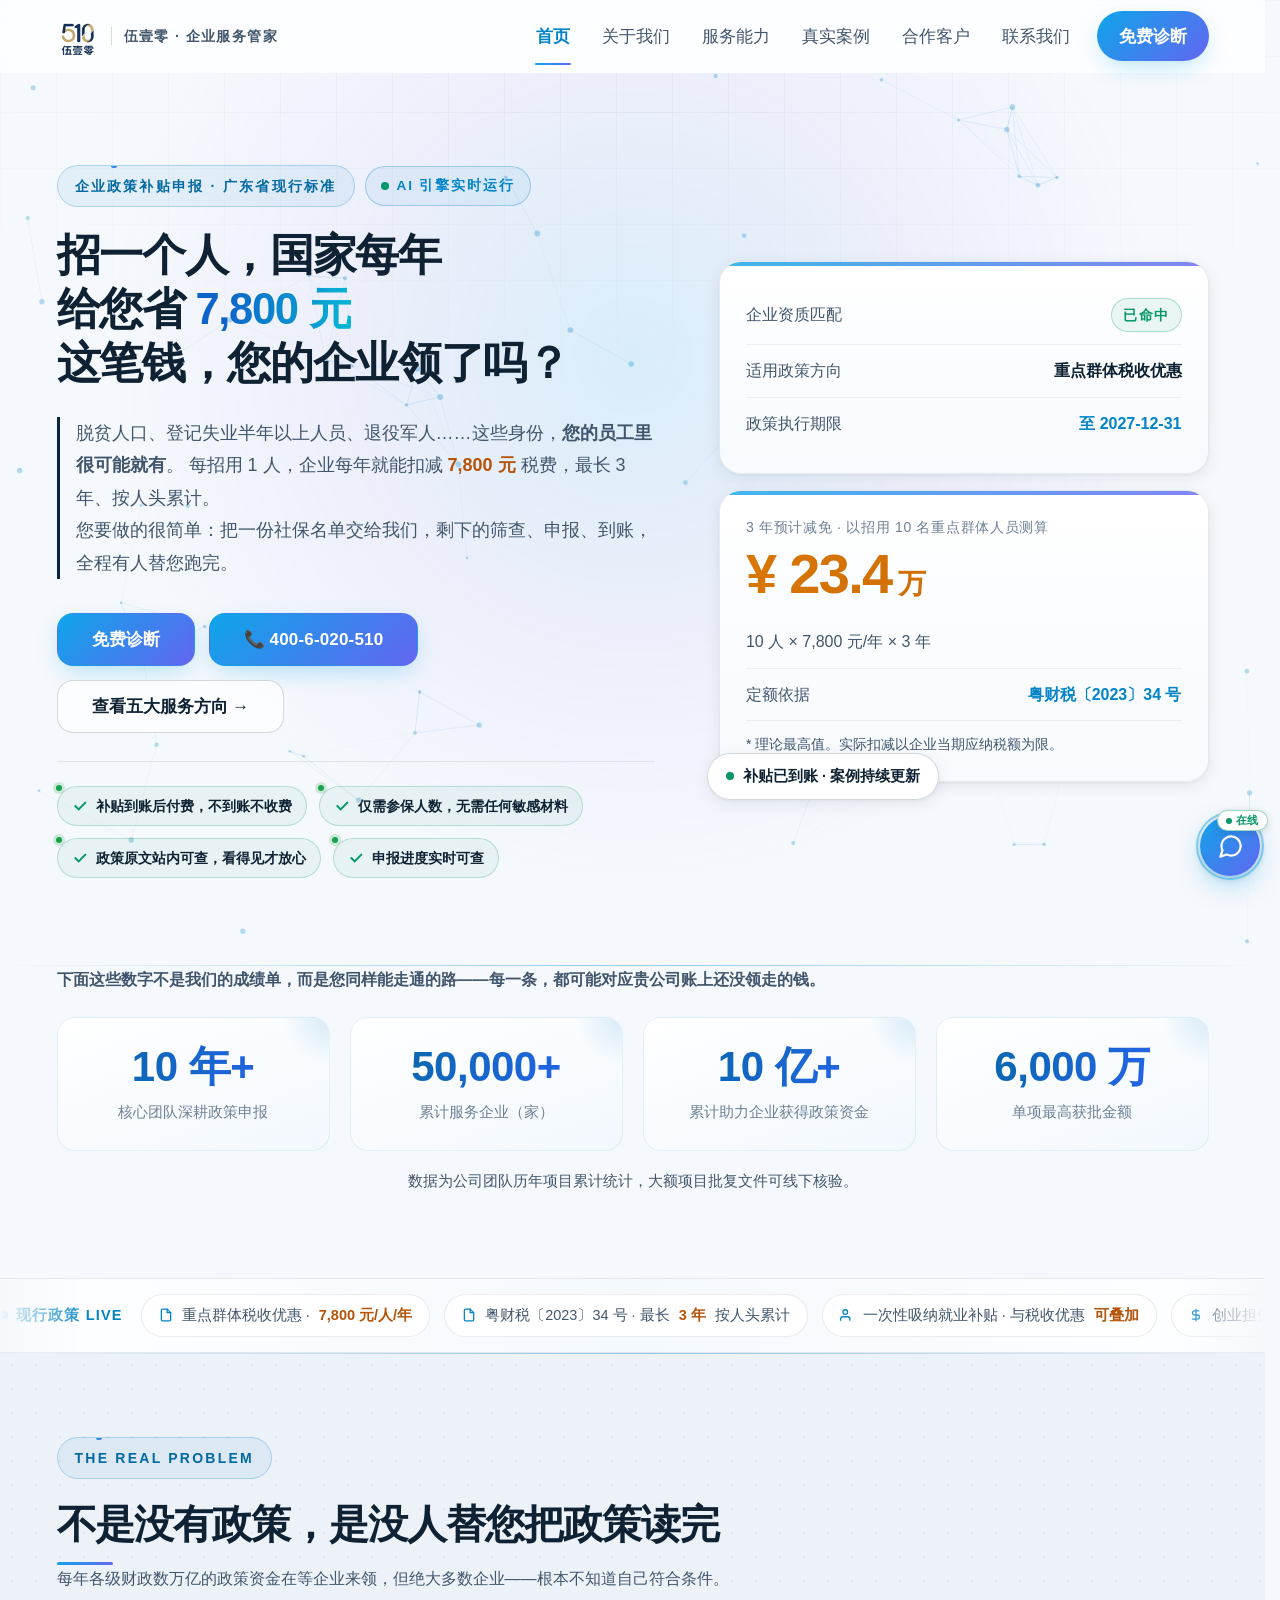
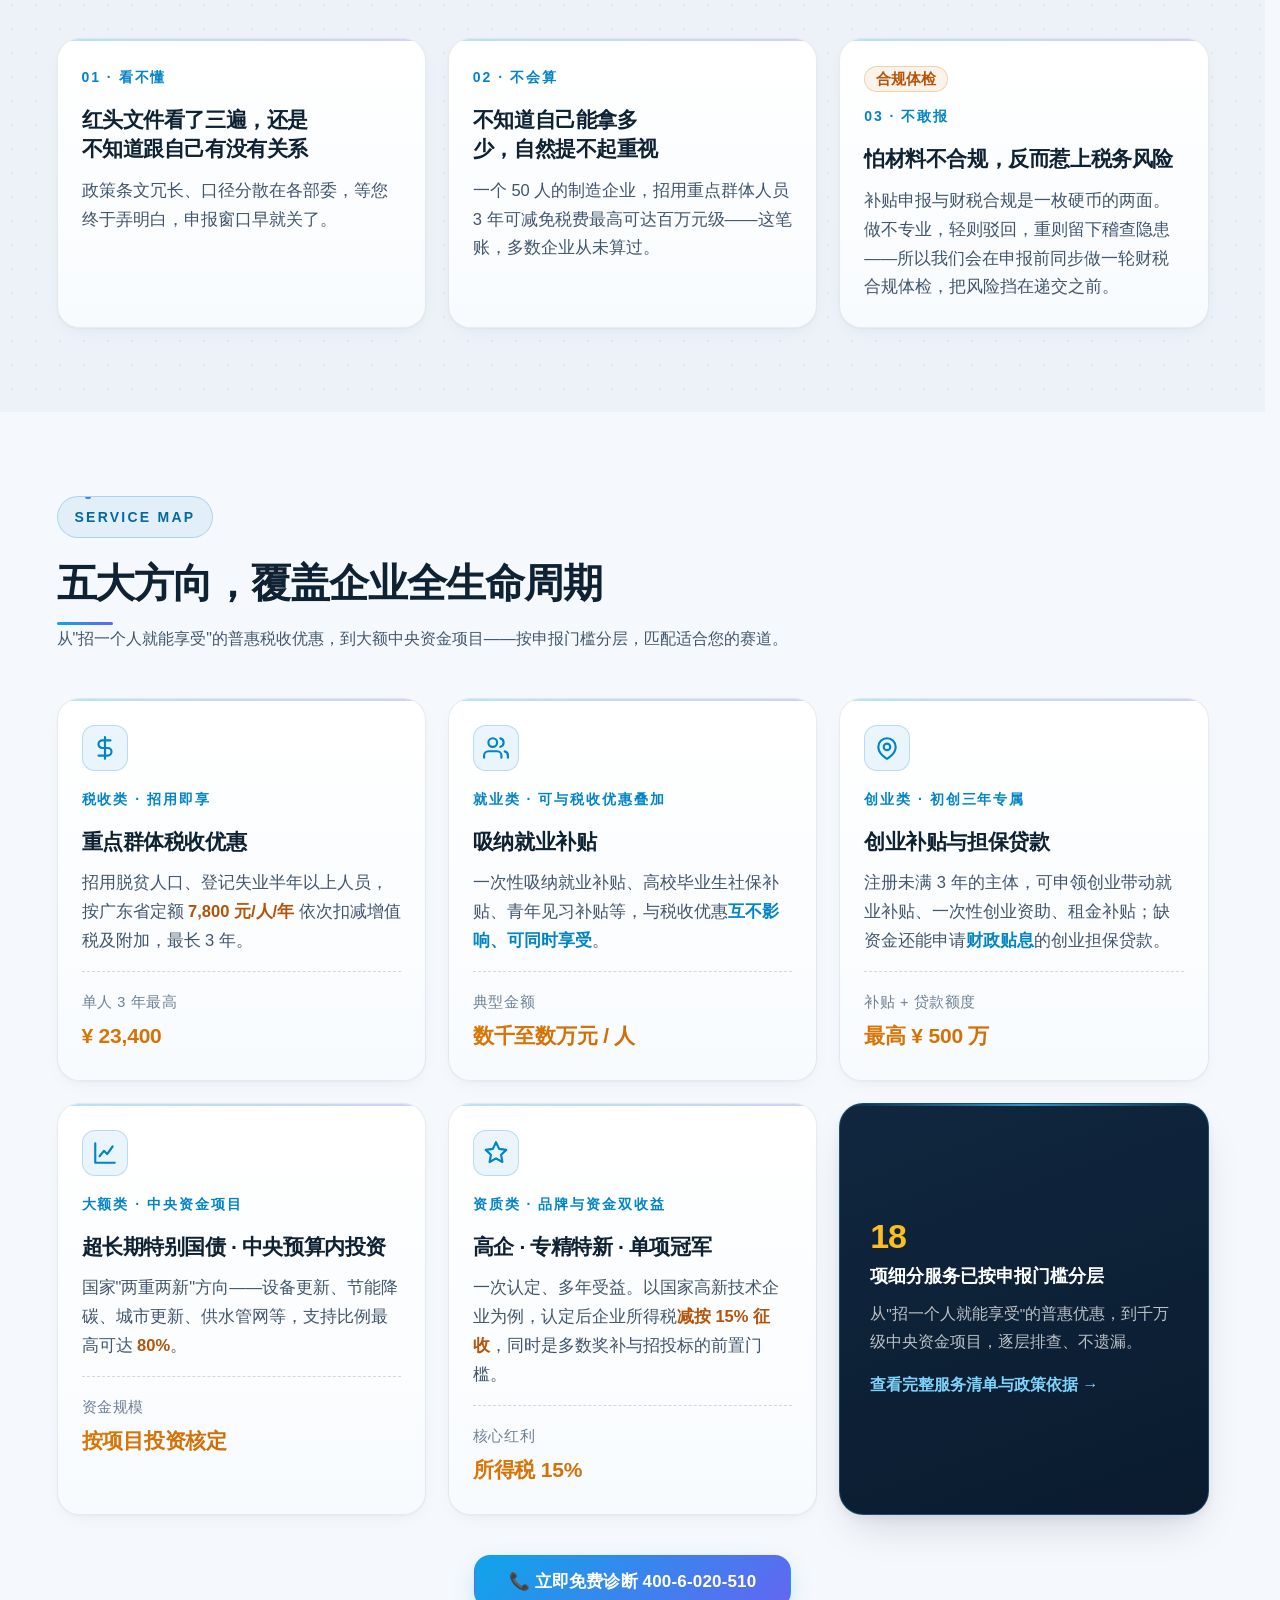
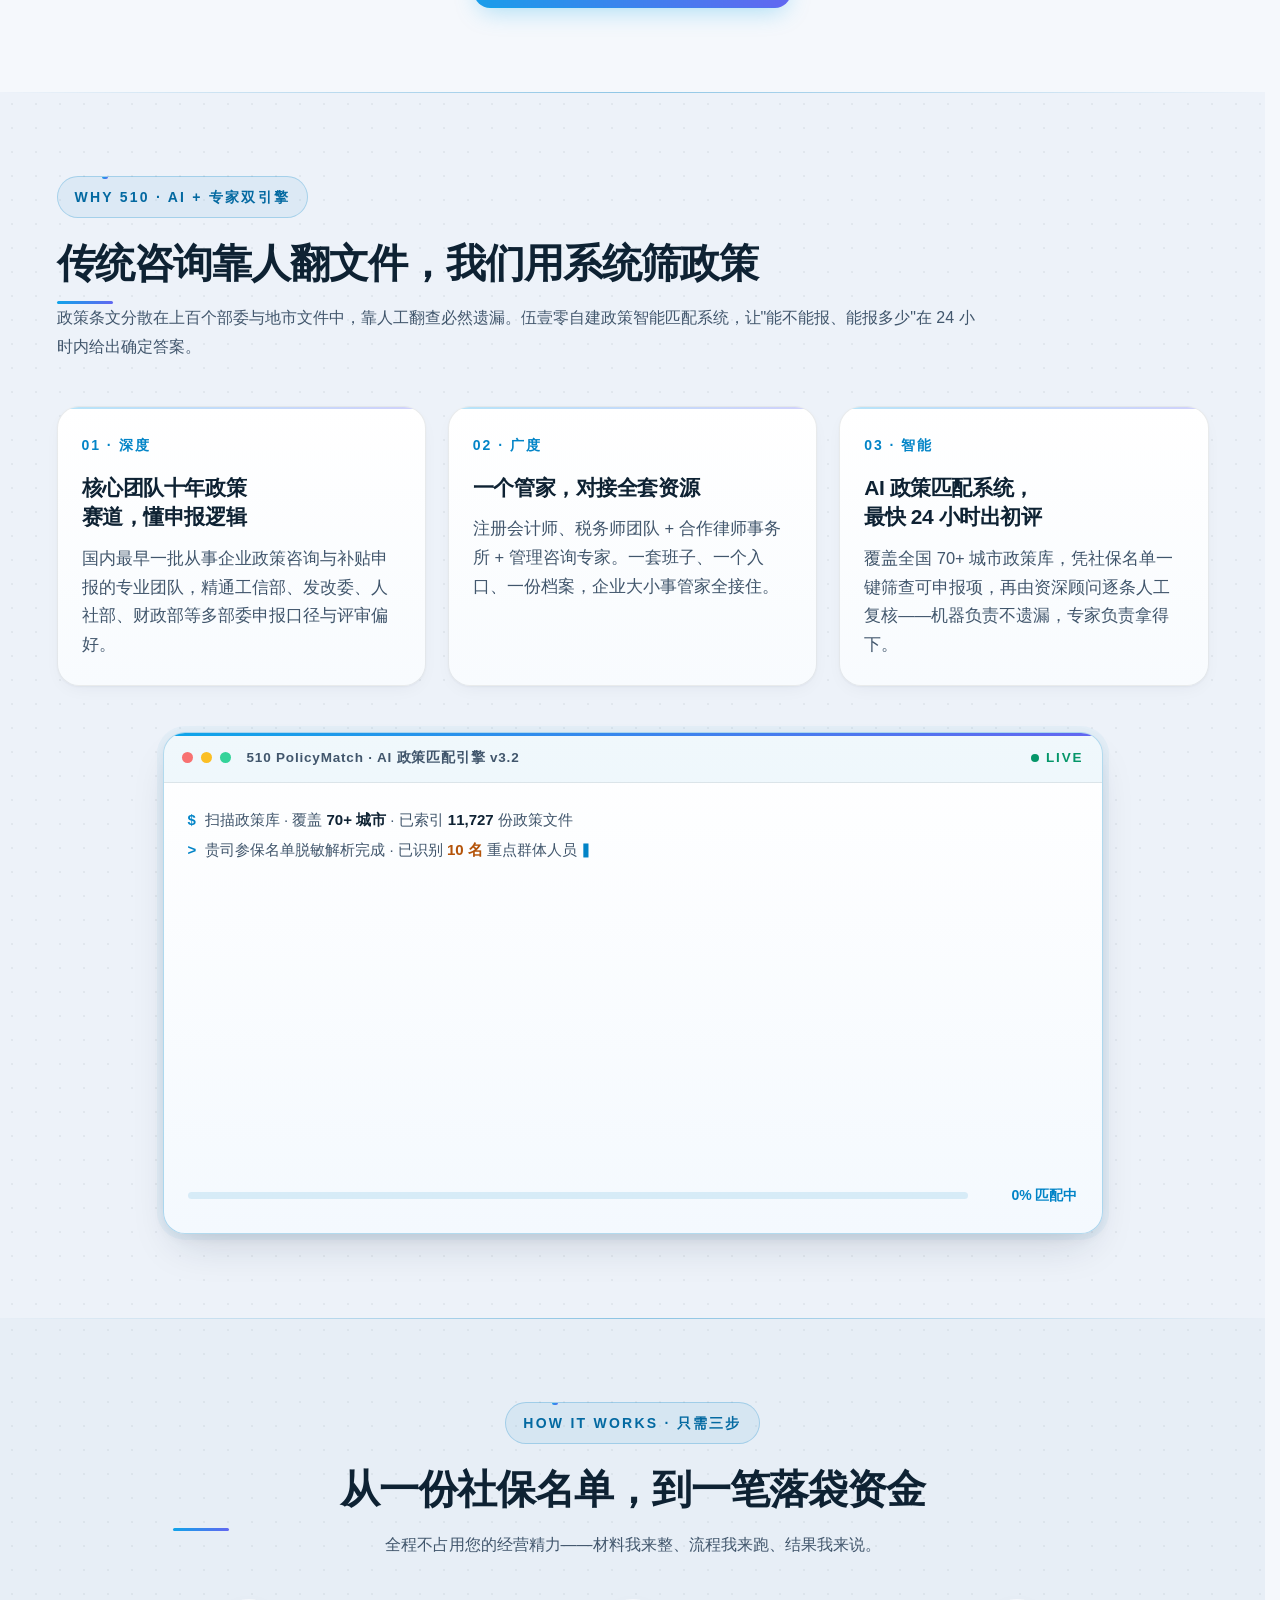
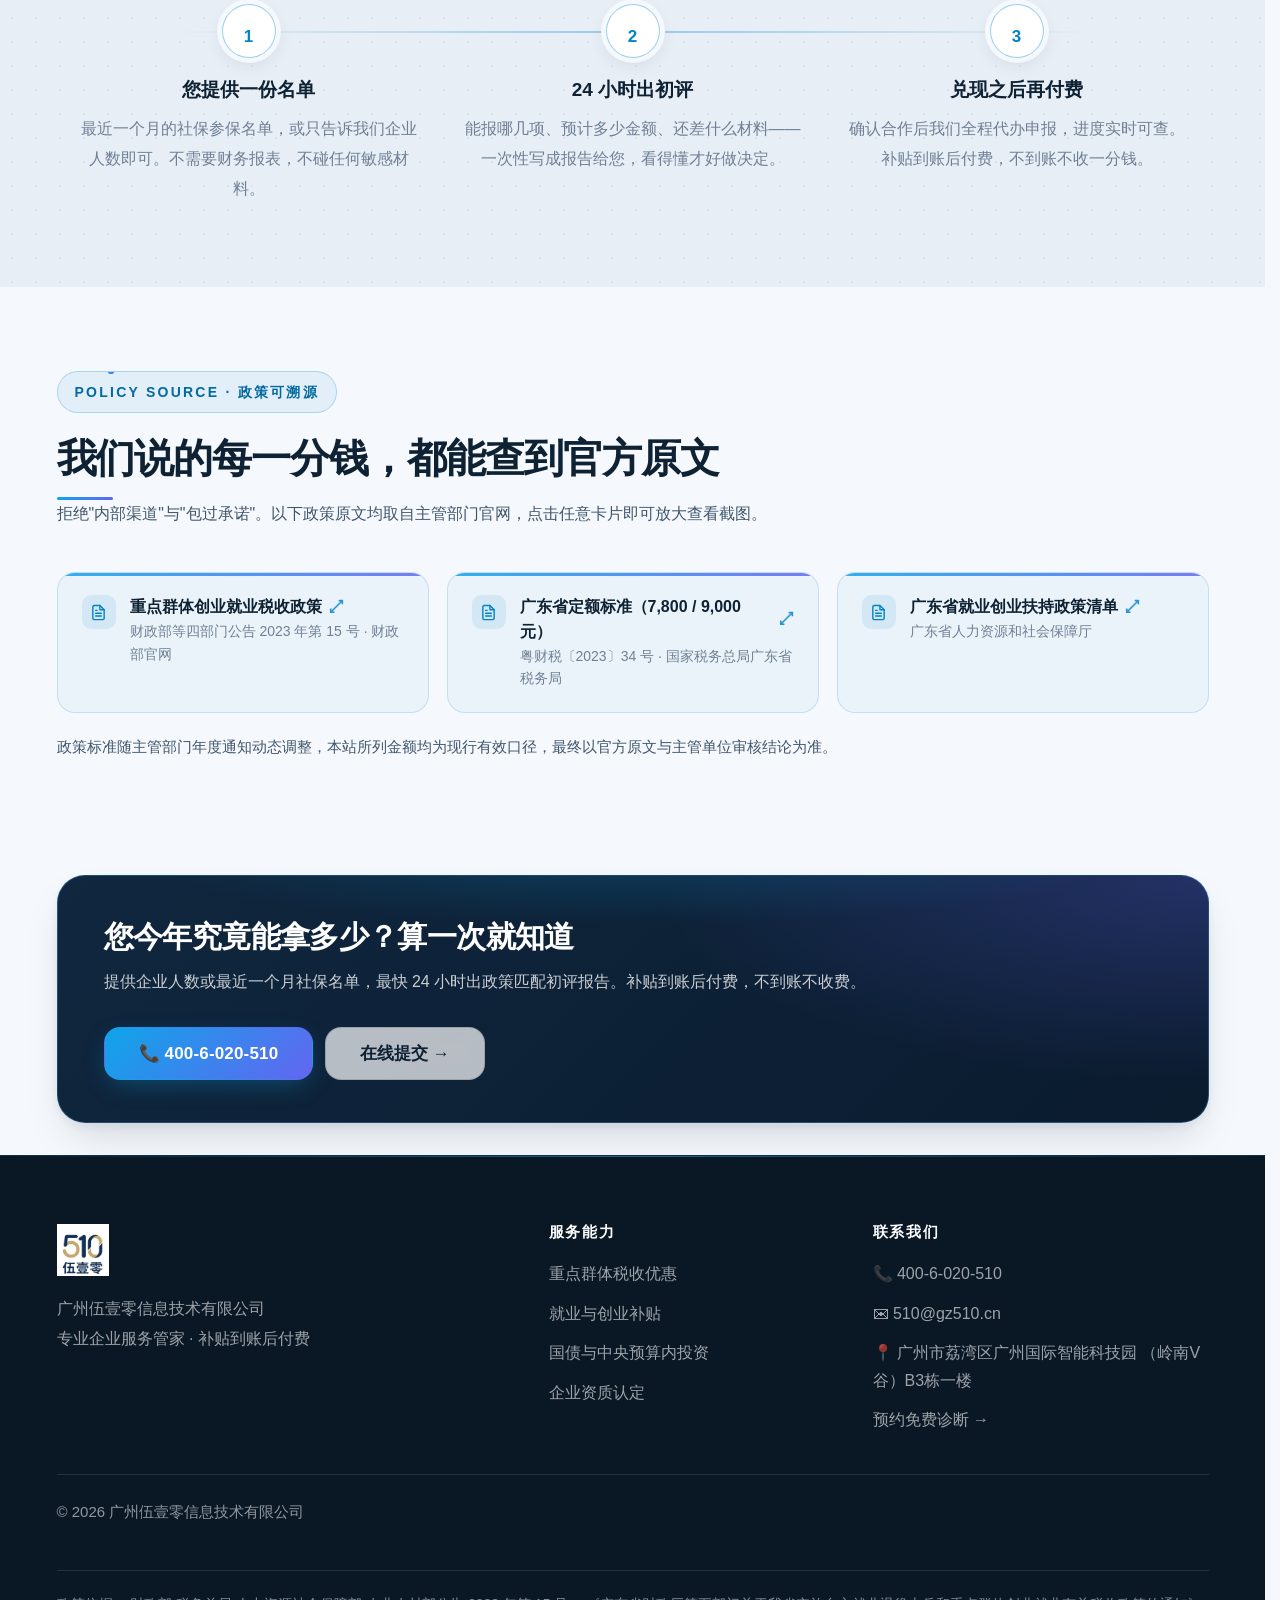
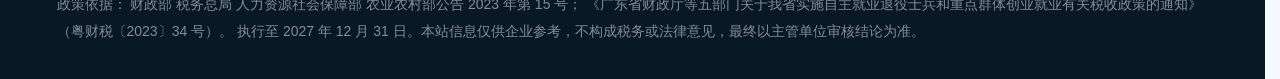
<file: index.html>
<!DOCTYPE html>
<html lang="zh-CN">
<head>
<meta charset="UTF-8" />
<meta name="viewport" content="width=device-width, initial-scale=1, viewport-fit=cover" />
<title>伍壹零·企业服务管家｜把躺在文件里的政策红利，变成账上的真金白银</title>
<meta name="description" content="核心团队10年+政策申报经验，最快24小时出政策匹配初评｜服务热线 400-6-020-510" />
<meta name="theme-color" content="#F5F8FC" />
<link rel="icon" type="image/png" href="assets/img/logo-510.png" />
<link rel="canonical" href="https://www.gz510.cn/" />
<meta property="og:type" content="website" />
<meta property="og:site_name" content="伍壹零 · 企业服务管家" />
<meta property="og:title" content="伍壹零·企业服务管家｜把躺在文件里的政策红利，变成账上的真金白银" />
<meta property="og:description" content="核心团队10年+政策申报经验，最快24小时出政策匹配初评｜服务热线 400-6-020-510" />
<meta property="og:url" content="https://www.gz510.cn/" />
<meta property="og:image" content="https://www.gz510.cn/assets/img/og-share-square.png" />
<meta property="og:image:secure_url" content="https://www.gz510.cn/assets/img/og-share-square.png" />
<meta property="og:image:type" content="image/png" />
<meta property="og:image:width" content="500" />
<meta property="og:image:height" content="500" />
<meta property="og:image:alt" content="伍壹零 · 企业服务管家 — 政策申报·财税合规·法律咨询·管理咨询·AI智能系统" />
<meta property="og:locale" content="zh_CN" />
<meta name="twitter:card" content="summary_large_image" />
<meta name="twitter:title" content="伍壹零·企业服务管家｜把躺在文件里的政策红利，变成账上的真金白银" />
<meta name="twitter:description" content="核心团队10年+政策申报经验，最快24小时出政策匹配初评｜服务热线 400-6-020-510" />
<meta name="twitter:image" content="https://www.gz510.cn/assets/img/og-share-square.png" />
<link rel="stylesheet" href="assets/css/style.css" />
</head>
<body>

<header class="topbar" id="topbar">
  <div class="container topbar__inner">
    <a href="index.html" class="brand" aria-label="伍壹零">
      <img src="assets/img/logo-510.png" alt="伍壹零 logo" />
      <div class="brand__sub">伍壹零 · 企业服务管家</div>
    </a>
    <nav class="nav" aria-label="主导航">
      <a href="index.html">首页</a>
      <a href="about.html">关于我们</a>
      <a href="services.html">服务能力</a>
      <a href="cases.html">真实案例</a>
      <a href="partners.html">合作客户</a>
      <a href="contact.html">联系我们</a>
      <a href="tel:4006020510" class="nav__cta">免费诊断</a>
    </nav>
    <button class="burger" id="burger" aria-label="打开菜单" aria-expanded="false" aria-controls="navDrawer">
      <span></span><span></span><span></span>
    </button>
  </div>
  <nav class="nav-drawer" id="navDrawer" aria-label="移动端导航">
    <a href="index.html">首页</a>
    <a href="about.html">关于我们</a>
    <a href="services.html">服务能力</a>
    <a href="cases.html">真实案例</a>
    <a href="partners.html">合作客户</a>
    <a href="contact.html">联系我们</a>
    <a href="tel:4006020510" class="nav__cta">免费诊断</a>
  </nav>
</header>

<!-- ============== Hero ============== -->
<section class="hero">
  <!-- v8 高科技：浅色粒子网络背景 -->
  <canvas class="hero__canvas" id="fxCanvas" aria-hidden="true"></canvas>
  <div class="container">
    <div class="hero__grid">
      <div class="reveal">
        <div style="display:flex; flex-wrap:wrap; gap:10px; align-items:center">
          <span class="tag">企业政策补贴申报 · 广东省现行标准</span>
          <span class="live-chip">AI 引擎实时运行</span>
        </div>
        <h1 class="h1 hero__title">
          招一个人，国家每年<br/>
          给您省 <em class="gradient-text">7,800 元</em><br/>
          这笔钱，您的企业领了吗？
        </h1>
        <p class="lead hero__lead">
          脱贫人口、登记失业半年以上人员、退役军人……这些身份，<strong>您的员工里很可能就有</strong>。
          每招用 1 人，企业每年就能扣减 <strong class="text-gold">7,800 元</strong> 税费，最长 3 年、按人头累计。<br/>
          您要做的很简单：把一份社保名单交给我们，剩下的筛查、申报、到账，全程有人替您跑完。
        </p>
        <div class="hero__ctas">
          <!-- 修改意图：将「免费诊断·电话」合并按钮拆分为两个独立按钮，「免费诊断」承载表单提交、「📞 400-6-020-510」承载直接拨打，转化路径更清晰 -->
          <a href="contact.html" class="btn btn--primary btn--lg">免费诊断</a>
          <a href="tel:4006020510" class="btn btn--primary btn--lg btn-tel">📞 400-6-020-510</a>
          <a href="services.html" class="btn btn--ghost btn--lg">查看五大服务方向 →</a>
        </div>
        <div class="hero__trust">
          <span><svg width="16" height="16" viewBox="0 0 24 24" fill="none" stroke="currentColor" stroke-width="3" stroke-linecap="round"><path d="M5 12l5 5L20 7"/></svg>补贴到账后付费，不到账不收费</span>
          <span><svg width="16" height="16" viewBox="0 0 24 24" fill="none" stroke="currentColor" stroke-width="3" stroke-linecap="round"><path d="M5 12l5 5L20 7"/></svg>仅需参保人数，无需任何敏感材料</span>
          <span><svg width="16" height="16" viewBox="0 0 24 24" fill="none" stroke="currentColor" stroke-width="3" stroke-linecap="round"><path d="M5 12l5 5L20 7"/></svg>政策原文站内可查，看得见才放心</span>
          <span><svg width="16" height="16" viewBox="0 0 24 24" fill="none" stroke="currentColor" stroke-width="3" stroke-linecap="round"><path d="M5 12l5 5L20 7"/></svg>申报进度实时可查</span>
        </div>
      </div>

      <div class="hero__visual reveal">
        <div class="hero__visual-inner">
          <div class="hero__panel">
            <!-- v8 高科技：HUD 四角括号 -->
            <i class="hud hud--tl" aria-hidden="true"></i><i class="hud hud--tr" aria-hidden="true"></i><i class="hud hud--bl" aria-hidden="true"></i><i class="hud hud--br" aria-hidden="true"></i>
            <div class="hero__panel-row">
              <span>企业资质匹配</span>
              <span class="hero__chip">已命中</span>
            </div>
            <div class="hero__panel-row">
              <span>适用政策方向</span>
              <strong>重点群体税收优惠</strong>
            </div>
            <div class="hero__panel-row">
              <span>政策执行期限</span>
              <strong class="accent">至 2027-12-31</strong>
            </div>
          </div>
          <div class="hero__panel">
            <div class="hero__panel-label">3 年预计减免 · 以招用 10 名重点群体人员测算</div>
            <div class="hero__panel-amount">¥ 23.4<span style="font-size:.5em"> 万</span></div>
            <div class="hero__panel-row">
              <span>10 人 × 7,800 元/年 × 3 年</span>
            </div>
            <div class="hero__panel-row">
              <span>定额依据</span>
              <strong class="accent" style="font-weight:800">粤财税〔2023〕34 号</strong>
            </div>
            <!-- 修改意图：在「3 年预计减免」计算面板下方补充「理论最高值」脚注，避免企业误读为确定可得金额 -->
          <p class="text-muted" style="margin-top:12px; font-size:14px; line-height:1.7">* 理论最高值。实际扣减以企业当期应纳税额为限。</p>
          </div>
        </div>
        <div class="hero__float">
          <span class="dot"></span> 补贴已到账 · 案例持续更新
        </div>
      </div>
    </div>
  </div>
</section>

<!-- ============== 数据条 ============== -->
<section class="section" style="padding-top:0">
  <div class="container">
    <p class="text-soft reveal" style="margin-bottom:22px; font-weight:600">下面这些数字不是我们的成绩单，而是您同样能走通的路——每一条，都可能对应贵公司账上还没领走的钱。</p>
    <div class="stat-row reveal">
      <div class="stat">
        <div class="stat__num"><span data-count="10" data-suffix=" 年+">0</span></div>
        <div class="stat__label">核心团队深耕政策申报</div>
      </div>
      <div class="stat">
        <div class="stat__num"><span data-count="50000" data-suffix="+">0</span></div>
        <div class="stat__label">累计服务企业（家）</div>
      </div>
      <div class="stat">
        <div class="stat__num"><span data-count="10" data-suffix=" 亿+">0</span></div>
        <div class="stat__label">累计助力企业获得政策资金</div>
      </div>
      <div class="stat">
        <div class="stat__num"><span data-count="6000" data-suffix=" 万">0</span></div>
        <div class="stat__label">单项最高获批金额</div>
      </div>
    </div>
    <p class="text-muted text-center" style="margin-top:18px">数据为公司团队历年项目累计统计，大额项目批复文件可线下核验。</p>
  </div>
</section>

<!-- ============== v8 政策要闻滚动光带 ============== -->
<div class="ticker" aria-label="现行政策要点滚动播报">
  <div class="ticker__track">
    <!-- 第一份内容 -->
    <span class="ticker__lead"><i></i>现行政策 LIVE</span>
    <span class="ticker__item"><svg width="14" height="14" viewBox="0 0 24 24" fill="none" stroke="currentColor" stroke-width="2.2" stroke-linecap="round"><path d="M14 2H6a2 2 0 00-2 2v16a2 2 0 002 2h12a2 2 0 002-2V8z"/><path d="M14 2v6h6"/></svg>重点群体税收优惠 · <strong>7,800 元/人/年</strong></span>
    <span class="ticker__item"><svg width="14" height="14" viewBox="0 0 24 24" fill="none" stroke="currentColor" stroke-width="2.2" stroke-linecap="round"><path d="M14 2H6a2 2 0 00-2 2v16a2 2 0 002 2h12a2 2 0 002-2V8z"/><path d="M14 2v6h6"/></svg>粤财税〔2023〕34 号 · 最长 <strong>3 年</strong> 按人头累计</span>
    <span class="ticker__item"><svg width="14" height="14" viewBox="0 0 24 24" fill="none" stroke="currentColor" stroke-width="2.2" stroke-linecap="round"><path d="M17 21v-2a4 4 0 00-4-4H5a4 4 0 00-4 4v2"/><circle cx="9" cy="7" r="4"/></svg>一次性吸纳就业补贴 · 与税收优惠<strong>可叠加</strong></span>
    <span class="ticker__item"><svg width="14" height="14" viewBox="0 0 24 24" fill="none" stroke="currentColor" stroke-width="2.2" stroke-linecap="round"><path d="M12 2v20M17 5H9.5a3.5 3.5 0 000 7h5a3.5 3.5 0 010 7H6"/></svg>创业担保贷款 · 财政贴息 · 最高 <strong>¥500 万</strong></span>
    <span class="ticker__item"><svg width="14" height="14" viewBox="0 0 24 24" fill="none" stroke="currentColor" stroke-width="2.2" stroke-linecap="round"><path d="M12 2l2.9 6.2 6.6.9-4.8 4.6 1.2 6.6L12 17l-5.9 3.3 1.2-6.6L2.5 9.1l6.6-.9z"/></svg>国家高新技术企业 · 所得税<strong>减按 15%</strong></span>
    <span class="ticker__item"><svg width="14" height="14" viewBox="0 0 24 24" fill="none" stroke="currentColor" stroke-width="2.2" stroke-linecap="round"><path d="M3 3v18h18"/><path d="M7 15l4-5 3 3 5-7"/></svg>超长期特别国债 · 支持比例最高 <strong>80%</strong></span>
    <span class="ticker__item"><svg width="14" height="14" viewBox="0 0 24 24" fill="none" stroke="currentColor" stroke-width="2.2" stroke-linecap="round"><path d="M22 11.08V12a10 10 0 11-5.93-9.14"/><path d="M22 4L12 14.01l-3-3"/></svg>政策执行期至 <strong>2027-12-31</strong></span>
    <!-- 第二份内容（无障碍隐藏，仅用于无缝循环） -->
    <span class="ticker__lead" aria-hidden="true"><i></i>现行政策 LIVE</span>
    <span class="ticker__item" aria-hidden="true"><svg width="14" height="14" viewBox="0 0 24 24" fill="none" stroke="currentColor" stroke-width="2.2" stroke-linecap="round"><path d="M14 2H6a2 2 0 00-2 2v16a2 2 0 002 2h12a2 2 0 002-2V8z"/><path d="M14 2v6h6"/></svg>重点群体税收优惠 · <strong>7,800 元/人/年</strong></span>
    <span class="ticker__item" aria-hidden="true"><svg width="14" height="14" viewBox="0 0 24 24" fill="none" stroke="currentColor" stroke-width="2.2" stroke-linecap="round"><path d="M14 2H6a2 2 0 00-2 2v16a2 2 0 002 2h12a2 2 0 002-2V8z"/><path d="M14 2v6h6"/></svg>粤财税〔2023〕34 号 · 最长 <strong>3 年</strong> 按人头累计</span>
    <span class="ticker__item" aria-hidden="true"><svg width="14" height="14" viewBox="0 0 24 24" fill="none" stroke="currentColor" stroke-width="2.2" stroke-linecap="round"><path d="M17 21v-2a4 4 0 00-4-4H5a4 4 0 00-4 4v2"/><circle cx="9" cy="7" r="4"/></svg>一次性吸纳就业补贴 · 与税收优惠<strong>可叠加</strong></span>
    <span class="ticker__item" aria-hidden="true"><svg width="14" height="14" viewBox="0 0 24 24" fill="none" stroke="currentColor" stroke-width="2.2" stroke-linecap="round"><path d="M12 2v20M17 5H9.5a3.5 3.5 0 000 7h5a3.5 3.5 0 010 7H6"/></svg>创业担保贷款 · 财政贴息 · 最高 <strong>¥500 万</strong></span>
    <span class="ticker__item" aria-hidden="true"><svg width="14" height="14" viewBox="0 0 24 24" fill="none" stroke="currentColor" stroke-width="2.2" stroke-linecap="round"><path d="M12 2l2.9 6.2 6.6.9-4.8 4.6 1.2 6.6L12 17l-5.9 3.3 1.2-6.6L2.5 9.1l6.6-.9z"/></svg>国家高新技术企业 · 所得税<strong>减按 15%</strong></span>
    <span class="ticker__item" aria-hidden="true"><svg width="14" height="14" viewBox="0 0 24 24" fill="none" stroke="currentColor" stroke-width="2.2" stroke-linecap="round"><path d="M3 3v18h18"/><path d="M7 15l4-5 3 3 5-7"/></svg>超长期特别国债 · 支持比例最高 <strong>80%</strong></span>
    <span class="ticker__item" aria-hidden="true"><svg width="14" height="14" viewBox="0 0 24 24" fill="none" stroke="currentColor" stroke-width="2.2" stroke-linecap="round"><path d="M22 11.08V12a10 10 0 11-5.93-9.14"/><path d="M22 4L12 14.01l-3-3"/></svg>政策执行期至 <strong>2027-12-31</strong></span>
  </div>
</div>
<!-- ============== 核心洞察：为什么错过 ============== -->
<section class="section section--soft">
  <div class="container">
    <header class="section__head reveal">
      <span class="tag">THE REAL PROBLEM</span>
      <h2 class="h2 section__title">不是没有政策，是没人替您把政策读完</h2>
      <p class="text-soft">每年各级财政数万亿的政策资金在等企业来领，但绝大多数企业——根本不知道自己符合条件。</p>
    </header>
    <div class="grid grid--3">
      <article class="card reveal">
        <div class="card-num">01 · 看不懂</div>
        <!-- 仅保留 class，无任何内联样式 -->
        <h3 class="card-title">
  红头文件看了三遍，还是不知道跟自己有没有关系
</h3>
        <p class="card-text">政策条文冗长、口径分散在各部委，等您终于弄明白，申报窗口早就关了。</p>
      </article>
      <article class="card reveal">
        <div class="card-num">02 · 不会算</div>
        <h3 class="card-title">不知道自己能拿多少，自然提不起重视</h3>
        <p class="card-text">一个 50 人的制造企业，招用重点群体人员 3 年可减免税费最高可达百万元级——这笔账，多数企业从未算过。</p>
      </article>
      <!-- 修改意图：在「不敢报」痛点卡片顶部增加「合规体检」标签，强化「真实申报 + 合规体检双保险」的信任点 -->
      <article class="card reveal">
        <span class="mini-tag mini-tag--gold">合规体检</span>
        <div class="card-num">03 · 不敢报</div>
        <h3 class="card-title">怕材料不合规，反而惹上税务风险</h3>
        <p class="card-text">补贴申报与财税合规是一枚硬币的两面。做不专业，轻则驳回，重则留下稽查隐患——所以我们会在申报前同步做一轮财税合规体检，把风险挡在递交之前。</p>
      </article>
    </div>
  </div>
</section>



<!-- ============== 五大服务方向 ============== -->
<section class="section">
  <div class="container">
    <header class="section__head reveal">
      <span class="tag">SERVICE MAP</span>
      <h2 class="h2 section__title">五大方向，覆盖企业全生命周期</h2>
      <p class="text-soft">从"招一个人就能享受"的普惠税收优惠，到大额中央资金项目——按申报门槛分层，匹配适合您的赛道。</p>
    </header>
    <div class="grid grid--3">
      <article class="card reveal">
        <div class="feature-card__icon"><svg width="24" height="24" viewBox="0 0 24 24" fill="none" stroke="currentColor" stroke-width="2" stroke-linecap="round" stroke-linejoin="round"><path d="M12 2v20M17 5H9.5a3.5 3.5 0 000 7h5a3.5 3.5 0 010 7H6"/></svg></div>
        <div class="card-num">税收类 · 招用即享</div>
        <h3 class="card-title">重点群体税收优惠</h3>
        <p class="card-text">招用脱贫人口、登记失业半年以上人员，按广东省定额 <strong class="text-gold">7,800 元/人/年</strong> 依次扣减增值税及附加，最长 3 年。</p>
        <div class="feature-card__price"><small>单人 3 年最高</small><strong>¥ 23,400</strong></div>
      </article>
      <article class="card reveal">
        <div class="feature-card__icon"><svg width="24" height="24" viewBox="0 0 24 24" fill="none" stroke="currentColor" stroke-width="2" stroke-linecap="round" stroke-linejoin="round"><path d="M17 21v-2a4 4 0 00-4-4H5a4 4 0 00-4 4v2"/><circle cx="9" cy="7" r="4"/><path d="M23 21v-2a4 4 0 00-3-3.87M16 3.13a4 4 0 010 7.75"/></svg></div>
        <div class="card-num">就业类 · 可与税收优惠叠加</div>
        <h3 class="card-title">吸纳就业补贴</h3>
        <p class="card-text">一次性吸纳就业补贴、高校毕业生社保补贴、青年见习补贴等，与税收优惠<strong class="text-accent">互不影响、可同时享受</strong>。</p>
        <div class="feature-card__price"><small>典型金额</small><strong>数千至数万元 / 人</strong></div>
      </article>
      <article class="card reveal">
        <div class="feature-card__icon"><svg width="24" height="24" viewBox="0 0 24 24" fill="none" stroke="currentColor" stroke-width="2" stroke-linecap="round" stroke-linejoin="round"><path d="M12 22s8-4.5 8-11a8 8 0 10-16 0c0 6.5 8 11 8 11z"/><circle cx="12" cy="11" r="3"/></svg></div>
        <div class="card-num">创业类 · 初创三年专属</div>
        <h3 class="card-title">创业补贴与担保贷款</h3>
        <p class="card-text">注册未满 3 年的主体，可申领创业带动就业补贴、一次性创业资助、租金补贴；缺资金还能申请<strong class="text-accent">财政贴息</strong>的创业担保贷款。</p>
        <div class="feature-card__price"><small>补贴 + 贷款额度</small><strong>最高 ¥ 500 万</strong></div>
      </article>
      <article class="card reveal">
        <div class="feature-card__icon"><svg width="24" height="24" viewBox="0 0 24 24" fill="none" stroke="currentColor" stroke-width="2" stroke-linecap="round" stroke-linejoin="round"><path d="M3 3v18h18"/><path d="M7 15l4-5 3 3 5-7"/></svg></div>
        <div class="card-num">大额类 · 中央资金项目</div>
        <h3 class="card-title">超长期特别国债 · 中央预算内投资</h3>
        <p class="card-text">国家"两重两新"方向——设备更新、节能降碳、城市更新、供水管网等，支持比例最高可达 <strong class="text-gold">80%</strong>。</p>
        <div class="feature-card__price"><small>资金规模</small><strong>按项目投资核定</strong></div>
      </article>
      <article class="card reveal">
        <div class="feature-card__icon"><svg width="24" height="24" viewBox="0 0 24 24" fill="none" stroke="currentColor" stroke-width="2" stroke-linecap="round" stroke-linejoin="round"><path d="M12 2l2.9 6.2 6.6.9-4.8 4.6 1.2 6.6L12 17l-5.9 3.3 1.2-6.6L2.5 9.1l6.6-.9z"/></svg></div>
        <div class="card-num">资质类 · 品牌与资金双收益</div>
        <h3 class="card-title">高企 · 专精特新 · 单项冠军</h3>
        <p class="card-text">一次认定、多年受益。以国家高新技术企业为例，认定后企业所得税<strong class="text-gold">减按 15% 征收</strong>，同时是多数奖补与招投标的前置门槛。</p>
        <div class="feature-card__price"><small>核心红利</small><strong>所得税 15%</strong></div>
      </article>
      <a href="services.html" class="cta-tile reveal">
        <span class="cta-tile__num">18</span>
        <span class="cta-tile__title">项细分服务已按申报门槛分层</span>
        <span class="cta-tile__text">从"招一个人就能享受"的普惠优惠，到千万级中央资金项目，逐层排查、不遗漏。</span>
        <span class="cta-tile__go">查看完整服务清单与政策依据 →</span>
      </a>
    </div>
    <div style="text-align:center; margin-top:40px" class="reveal">
      <a href="tel:4006020510" class="btn btn--primary btn--lg btn-tel">📞 立即免费诊断 400-6-020-510</a>
    </div>
  </div>
</section>

<!-- ============== AI + 专家双引擎 ============== -->
<section class="section section--soft">
  <div class="container">
    <header class="section__head reveal">
      <span class="tag">WHY 510 · AI + 专家双引擎</span>
      <h2 class="h2 section__title">传统咨询靠人翻文件，我们用系统筛政策</h2>
      <p class="text-soft">政策条文分散在上百个部委与地市文件中，靠人工翻查必然遗漏。伍壹零自建政策智能匹配系统，让"能不能报、能报多少"在 24 小时内给出确定答案。</p>
    </header>
    <div class="grid grid--3">
      <article class="card reveal">
        <div class="card-num">01 · 深度</div>
        <h3 class="card-title">核心团队十年政策赛道，懂申报逻辑</h3>
        <p class="card-text">国内最早一批从事企业政策咨询与补贴申报的专业团队，精通工信部、发改委、人社部、财政部等多部委申报口径与评审偏好。</p>
      </article>
      <article class="card reveal">
        <div class="card-num">02 · 广度</div>
        <h3 class="card-title">一个管家，对接全套资源</h3>
        <p class="card-text">注册会计师、税务师团队 + 合作律师事务所 + 管理咨询专家。一套班子、一个入口、一份档案，企业大小事管家全接住。</p>
      </article>
      <article class="card reveal">
        <div class="card-num">03 · 智能</div>
        <h3 class="card-title">AI 政策匹配系统，最快 24 小时出初评</h3>
        <p class="card-text">覆盖全国 70+ 城市政策库，凭社保名单一键筛查可申报项，再由资深顾问逐条人工复核——机器负责不遗漏，专家负责拿得下。</p>
      </article>
    </div>

    <!-- v8 高科技：AI 政策匹配引擎 · 实时演算控制台 -->
    <div class="ai-console reveal" id="aiConsole" role="img" aria-label="AI 政策匹配引擎运行演示">
      <div class="ai-console__bar">
        <span class="ai-console__dot ai-console__dot--r"></span>
        <span class="ai-console__dot ai-console__dot--y"></span>
        <span class="ai-console__dot ai-console__dot--g"></span>
        <span class="ai-console__title">510 PolicyMatch · AI 政策匹配引擎 v3.2</span>
        <span class="ai-console__status"><i></i>LIVE</span>
      </div>
      <div class="ai-console__body">
        <div class="ai-console__line"><span class="prompt">$</span><span>扫描政策库 · 覆盖 <strong>70+ 城市</strong> · 已索引 <strong id="fxScanCount">0</strong> 份政策文件</span></div>
        <div class="ai-console__line"><span class="prompt">&gt;</span><span id="fxLine2">贵司参保名单脱敏解析完成 · 已识别 <strong class="gold">10 名</strong> 重点群体人员</span></div>
        <div class="ai-match">
          <div class="ai-match__item">
            <span class="ai-match__badge">命中</span>
            <span class="ai-match__text"><strong>重点群体税收优惠</strong>（粤财税〔2023〕34 号）· 7,800 元/人/年 · 置信度 <strong class="gold">98%</strong></span>
          </div>
          <div class="ai-match__item">
            <span class="ai-match__badge">命中</span>
            <span class="ai-match__text"><strong>一次性吸纳就业补贴</strong> · 与税收优惠互不影响、可同时享受</span>
          </div>
          <div class="ai-match__item">
            <span class="ai-match__badge ai-match__badge--review">复核中</span>
            <span class="ai-match__text"><strong>创业担保贷款贴息</strong> · 待顾问补充 2 项材料后进入人工复核</span>
          </div>
          <div class="ai-match__item">
            <span class="ai-match__badge">通过</span>
            <span class="ai-match__text"><strong>政策匹配初评报告</strong>已生成 · 最快 <strong class="gold">24 小时内</strong>送达，含可申报项与预估金额</span>
          </div>
        </div>
        <div class="ai-console__progress">
          <div class="ai-console__progress-track"><i></i></div>
          <span class="ai-console__progress-label">0% 匹配中</span>
        </div>
      </div>
    </div>
  </div>
</section>

<!-- ============== 合作三步 ============== -->
<section class="section section--tint">
  <div class="container">
    <header class="section__head section__head--center reveal">
      <span class="tag">HOW IT WORKS · 只需三步</span>
      <h2 class="h2 section__title">从一份社保名单，到一笔落袋资金</h2>
      <p class="text-soft">全程不占用您的经营精力——材料我来整、流程我来跑、结果我来说。</p>
    </header>
    <div class="flow flow--3 reveal">
      <div class="flow__step">
        <div class="flow__num">1</div>
        <div class="flow__title">您提供一份名单</div>
        <div class="flow__text">最近一个月的社保参保名单，或只告诉我们企业人数即可。不需要财务报表，不碰任何敏感材料。</div>
      </div>
      <div class="flow__step">
        <div class="flow__num">2</div>
        <div class="flow__title">24 小时出初评</div>
        <div class="flow__text">能报哪几项、预计多少金额、还差什么材料——一次性写成报告给您，看得懂才好做决定。</div>
      </div>
      <div class="flow__step">
        <div class="flow__num">3</div>
        <div class="flow__title">兑现之后再付费</div>
        <div class="flow__text">确认合作后我们全程代办申报，进度实时可查。补贴到账后付费，不到账不收一分钱。</div>
      </div>
    </div>
  </div>
</section>

<!-- ============== 政策溯源（真实可追溯） ============== -->
<section class="section">
  <div class="container">
    <header class="section__head reveal">
      <span class="tag">POLICY SOURCE · 政策可溯源</span>
      <h2 class="h2 section__title">我们说的每一分钱，都能查到官方原文</h2>
      <p class="text-soft">拒绝"内部渠道"与"包过承诺"。以下政策原文均取自主管部门官网，点击任意卡片即可放大查看截图。</p>
    </header>
    <div class="policy-ref reveal">
      <button type="button" class="policy-ref__item" data-case="assets/img/policy/mof-15.jpg" data-cap="财政部等四部门公告 2023 年第 15 号 · 政府官网原文截图">
        <span class="policy-ref__icon"><svg width="17" height="17" viewBox="0 0 24 24" fill="none" stroke="currentColor" stroke-width="2" stroke-linecap="round" stroke-linejoin="round"><path d="M14 2H6a2 2 0 00-2 2v16a2 2 0 002 2h12a2 2 0 002-2V8z"/><path d="M14 2v6h6M16 13H8M16 17H8M10 9H8"/></svg></span>
        <span class="policy-ref__body">
          <span class="policy-ref__title">重点群体创业就业税收政策</span>
          <span class="policy-ref__meta">财政部等四部门公告 2023 年第 15 号 · 财政部官网</span>
        </span>
      </button>
      <button type="button" class="policy-ref__item" data-case="assets/img/policy/yue-caishui-34.jpg" data-cap="粤财税〔2023〕34 号 · 广东省税务局官网原文截图">
        <span class="policy-ref__icon"><svg width="17" height="17" viewBox="0 0 24 24" fill="none" stroke="currentColor" stroke-width="2" stroke-linecap="round" stroke-linejoin="round"><path d="M14 2H6a2 2 0 00-2 2v16a2 2 0 002 2h12a2 2 0 002-2V8z"/><path d="M14 2v6h6M16 13H8M16 17H8M10 9H8"/></svg></span>
        <span class="policy-ref__body">
          <span class="policy-ref__title">广东省定额标准（7,800 / 9,000 元）</span>
          <span class="policy-ref__meta">粤财税〔2023〕34 号 · 国家税务总局广东省税务局</span>
        </span>
      </button>
      <button type="button" class="policy-ref__item" data-case="assets/img/policy/hrss-gd.jpg" data-cap="广东省高校毕业生就业创业扶持政策清单 · 广东省人社厅官网页面截图">
        <span class="policy-ref__icon"><svg width="17" height="17" viewBox="0 0 24 24" fill="none" stroke="currentColor" stroke-width="2" stroke-linecap="round" stroke-linejoin="round"><path d="M14 2H6a2 2 0 00-2 2v16a2 2 0 002 2h12a2 2 0 002-2V8z"/><path d="M14 2v6h6M16 13H8M16 17H8M10 9H8"/></svg></span>
        <span class="policy-ref__body">
          <span class="policy-ref__title">广东省就业创业扶持政策清单</span>
          <span class="policy-ref__meta">广东省人力资源和社会保障厅</span>
        </span>
      </button>
      
    </div>
    <p class="text-muted" style="margin-top:22px">政策标准随主管部门年度通知动态调整，本站所列金额均为现行有效口径，最终以官方原文与主管单位审核结论为准。</p>
  </div>
</section>

<!-- ============== CTA ============== -->
<section class="section" style="padding:32px 0">
  <div class="container">
    <div class="cta-banner reveal">
      <div class="cta-banner__text">
        <h3>您今年究竟能拿多少？算一次就知道</h3>
        <p>提供企业人数或最近一个月社保名单，最快 24 小时出政策匹配初评报告。补贴到账后付费，不到账不收费。</p>
      </div>
      <div class="cta-banner__actions">
        <a href="tel:4006020510" class="btn btn--primary btn--lg btn-tel">📞 400-6-020-510</a>
        <a href="contact.html" class="btn btn--ghost btn--lg">在线提交 →</a>
      </div>
    </div>
  </div>
</section>

<footer class="footer">
  <div class="container">
    <div class="footer__grid">
      <div class="footer__brand">
        <img src="assets/img/logo-510_2.jpg" alt="伍壹零" />
        <p>广州伍壹零信息技术有限公司<br/>专业企业服务管家 · 补贴到账后付费</p>
      </div>
      <div class="footer__col">
        <h4>服务能力</h4>
        <ul>
          <li><a href="services.html#tax">重点群体税收优惠</a></li>
          <li><a href="services.html#employ">就业与创业补贴</a></li>
          <li><a href="services.html#big">国债与中央预算内投资</a></li>
          <li><a href="services.html#qualification">企业资质认定</a></li>
        </ul>
      </div>
      <div class="footer__col">
        <h4>联系我们</h4>
        <ul>
          <li>📞 400-6-020-510</li>
          <li> ✉  510@gz510.cn</li>
          <li>📍 广州市荔湾区广州国际智能科技园 （岭南V谷）B3栋一楼</li>
          <li><a href="contact.html">预约免费诊断 →</a></li>
        </ul>
      </div>
    </div>
    <div class="footer__bottom">
      <div>© <span id="year">2026</span> 广州伍壹零信息技术有限公司</div>
      
    </div>
    <p class="footer__law">
      政策依据：
      财政部 税务总局 人力资源社会保障部 农业农村部公告 2023 年第 15 号；
      《广东省财政厅等五部门关于我省实施自主就业退役士兵和重点群体创业就业有关税收政策的通知》（粤财税〔2023〕34 号）。
      执行至 2027 年 12 月 31 日。本站信息仅供企业参考，不构成税务或法律意见，最终以主管单位审核结论为准。
    </p>
  </div>
</footer>

<dialog class="lightbox" id="lightbox" aria-label="案例大图">
  <div class="lightbox__inner">
    <button class="lightbox__close" id="lightboxClose" type="button" formmethod="dialog" aria-label="关闭" title="关闭">
      <svg viewBox="0 0 24 24" width="22" height="22" fill="none" stroke="currentColor" stroke-width="2.4" stroke-linecap="round"><path d="M6 6l12 12M18 6L6 18"/></svg>
    </button>
    <img id="lightboxImg" alt="" />
    <p id="lightboxCap"></p>
  </div>
</dialog>

<script src="assets/js/main.js" defer></script>
<script src="assets/js/kefu.js" defer></script>
<script src="assets/js/fx.js" defer></script>
</body>
</html>
</file>
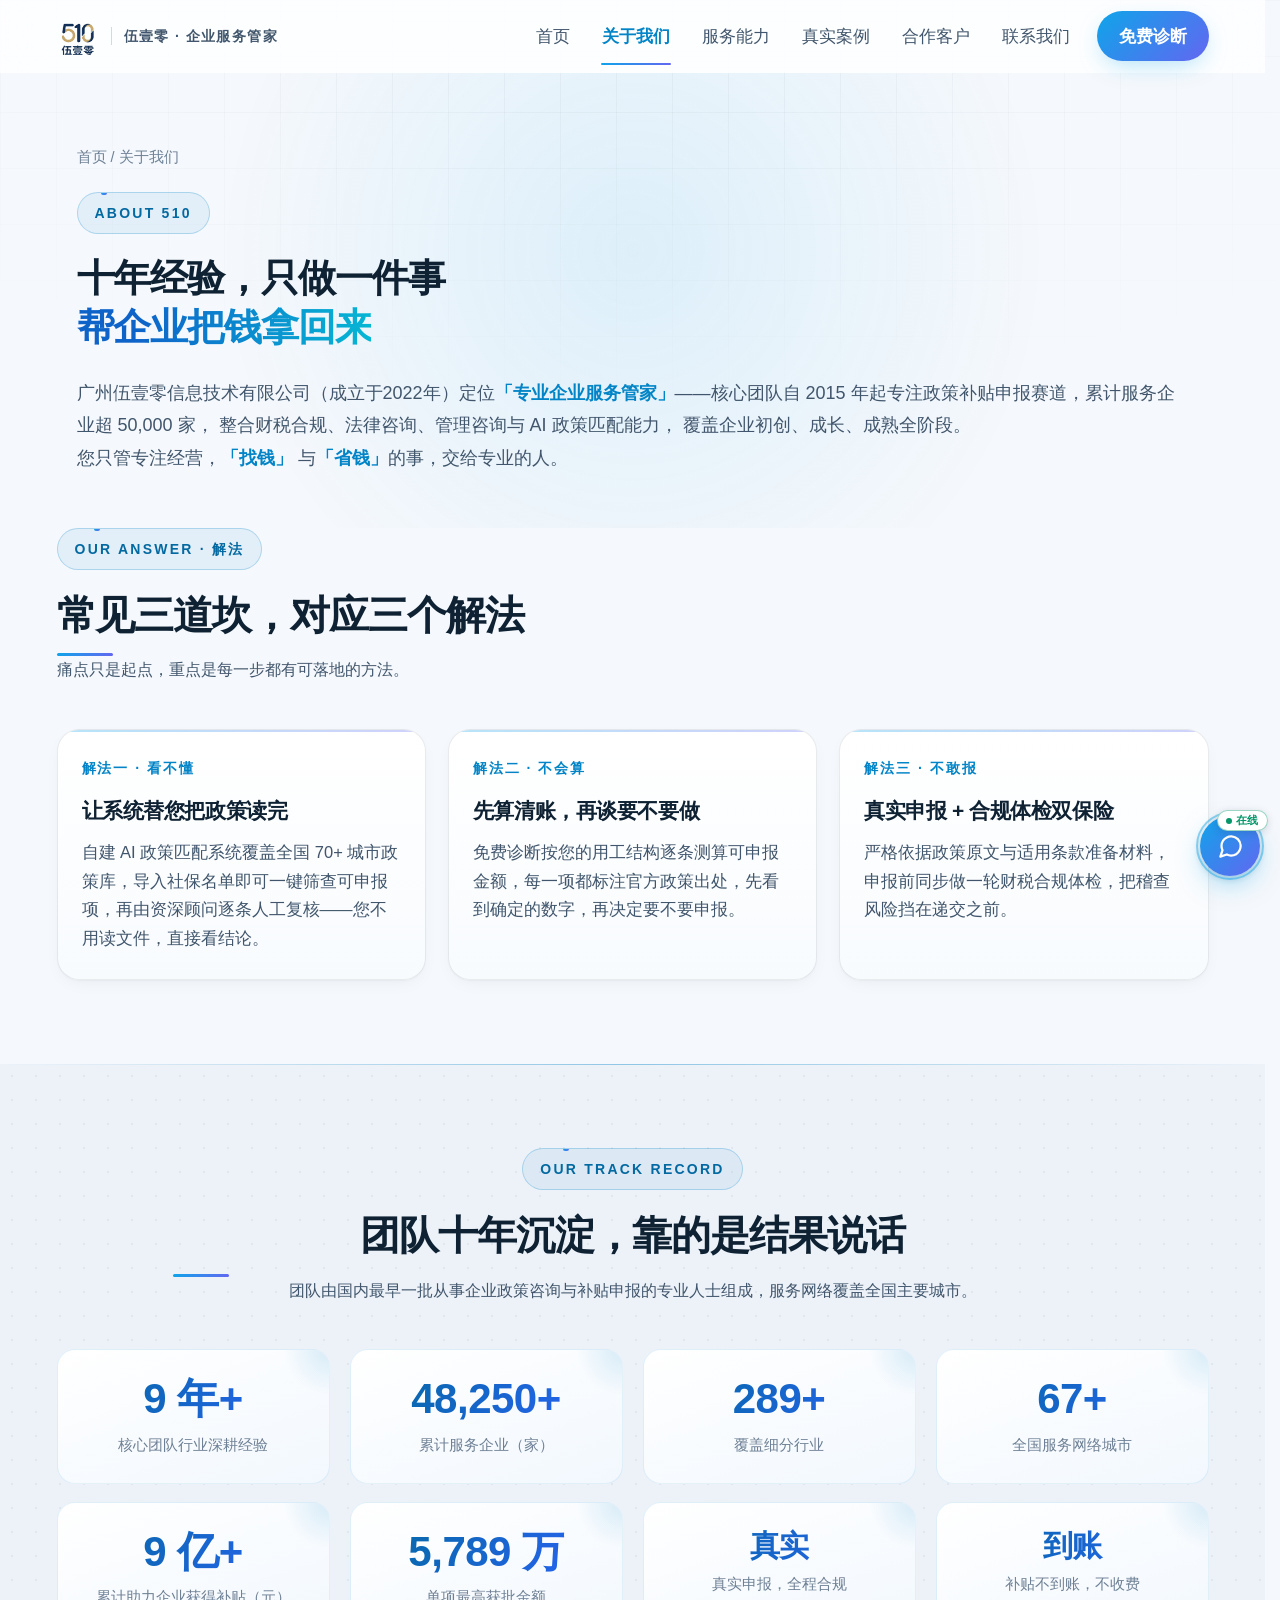
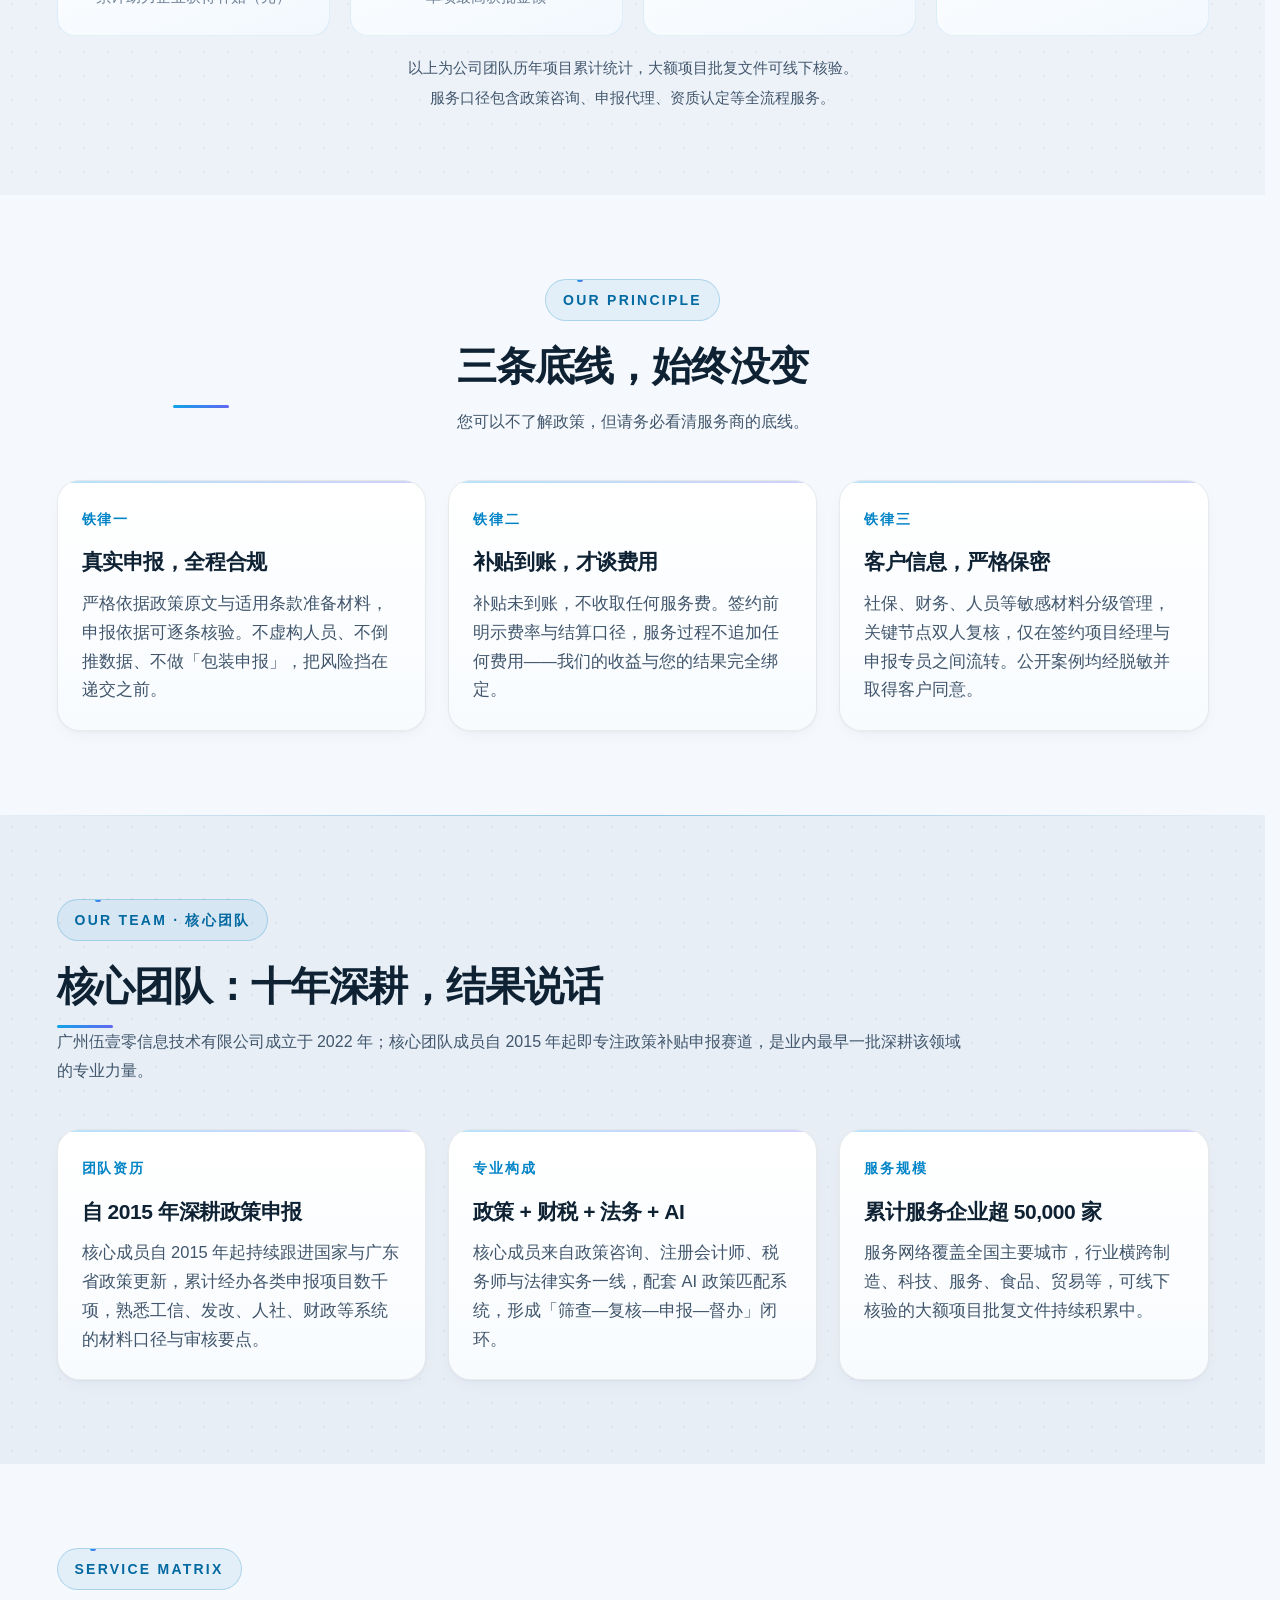
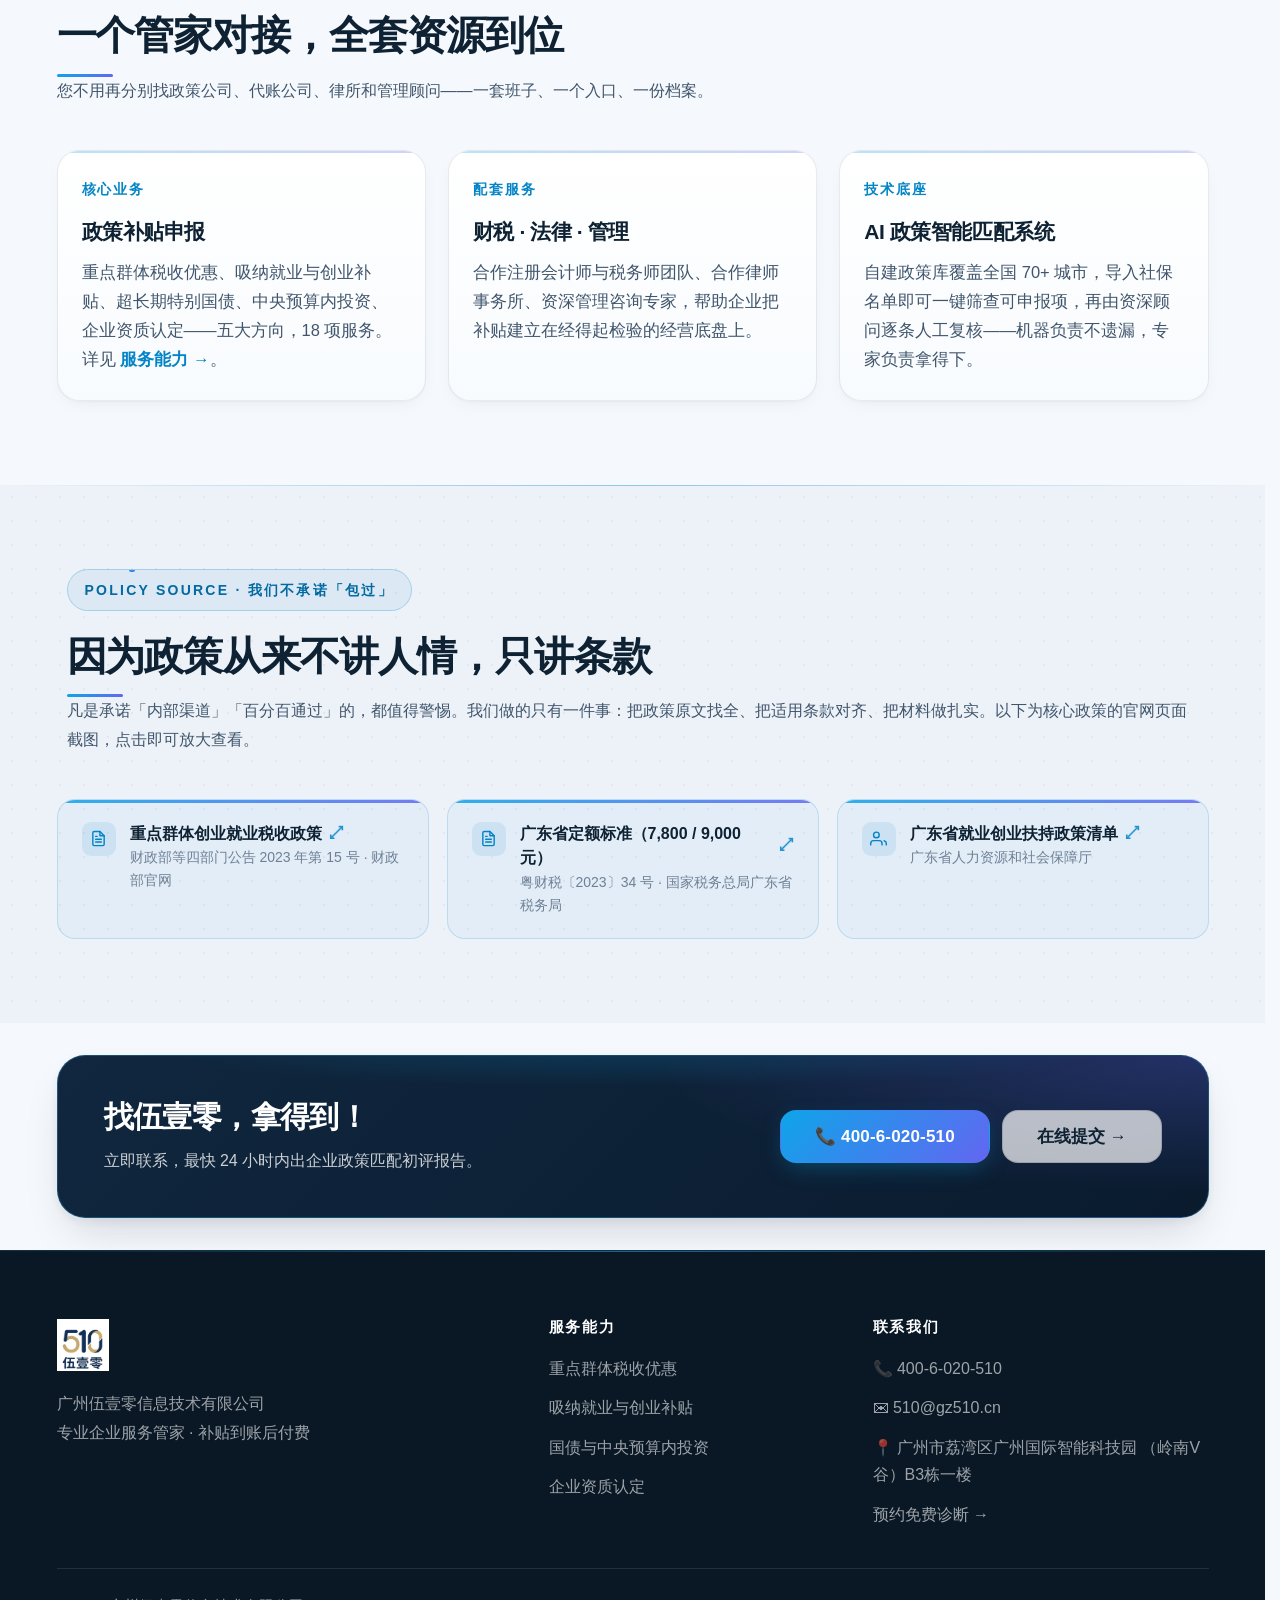
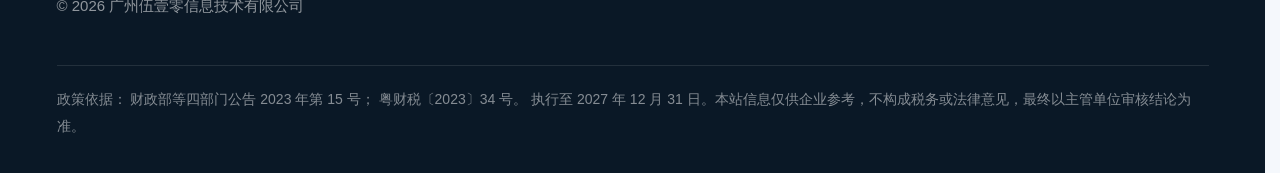
<file: about.html>
<!DOCTYPE html>
<html lang="zh-CN">
<head>
<meta charset="UTF-8" />
<meta name="viewport" content="width=device-width, initial-scale=1, viewport-fit=cover" />
<title>伍壹零·企业服务管家｜把躺在文件里的政策红利，变成账上的真金白银</title>
<meta name="description" content="核心团队10年+政策申报经验，最快24小时出政策匹配初评｜服务热线 400-6-020-510" />
<meta name="theme-color" content="#F5F8FC" />
<link rel="icon" type="image/png" href="assets/img/logo-510.png" />
<link rel="canonical" href="https://www.gz510.cn/about.html" />
<!-- ========== 社交分享卡片（Open Graph + Twitter Card）========== -->
<!-- 微信 / QQ / 企业微信爬虫只看 HTML 源码、不执行 JS，故此处必须写死绝对 URL -->
<meta property="og:type" content="website" />
<meta property="og:site_name" content="伍壹零 · 企业服务管家" />
<meta property="og:title" content="伍壹零·企业服务管家｜把躺在文件里的政策红利，变成账上的真金白银" />
<meta property="og:description" content="核心团队10年+政策申报经验，最快24小时出政策匹配初评｜服务热线 400-6-020-510" />
<meta property="og:url" content="https://www.gz510.cn/about.html" />
<meta property="og:image" content="https://www.gz510.cn/assets/img/og-share-square.png" />
<meta property="og:image:secure_url" content="https://www.gz510.cn/assets/img/og-share-square.png" />
<meta property="og:image:type" content="image/png" />
<meta property="og:image:width" content="500" />
<meta property="og:image:height" content="500" />
<meta property="og:image:alt" content="伍壹零 · 企业服务管家 — 政策申报·财税合规·法律咨询·管理咨询·AI智能系统" />
<meta property="og:locale" content="zh_CN" />
<meta name="twitter:card" content="summary_large_image" />
<meta name="twitter:title" content="伍壹零·企业服务管家｜把躺在文件里的政策红利，变成账上的真金白银" />
<meta name="twitter:description" content="核心团队10年+政策申报经验，最快24小时出政策匹配初评｜服务热线 400-6-020-510" />
<meta name="twitter:image" content="https://www.gz510.cn/assets/img/og-share-square.png" />
<link rel="stylesheet" href="assets/css/style.css" />
</head>
<body>

<header class="topbar" id="topbar">
  <div class="container topbar__inner">
    <a href="index.html" class="brand" aria-label="伍壹零">
      <img src="assets/img/logo-510.png" alt="伍壹零 logo" />
      <div class="brand__sub">伍壹零 · 企业服务管家</div>
    </a>
    <nav class="nav" aria-label="主导航">
      <a href="index.html">首页</a>
      <a href="about.html">关于我们</a>
      <a href="services.html">服务能力</a>
      <a href="cases.html">真实案例</a>
      <a href="partners.html">合作客户</a>
      <a href="contact.html">联系我们</a>
      <a href="tel:4006020510" class="nav__cta">免费诊断</a>
    </nav>
    <button class="burger" id="burger" aria-label="打开菜单" aria-expanded="false" aria-controls="navDrawer">
      <span></span><span></span><span></span>
    </button>
  </div>
  <nav class="nav-drawer" id="navDrawer" aria-label="移动端导航">
    <a href="index.html">首页</a>
    <a href="about.html">关于我们</a>
    <a href="services.html">服务能力</a>
    <a href="cases.html">真实案例</a>
    <a href="partners.html">合作客户</a>
    <a href="contact.html">联系我们</a>
    <a href="tel:4006020510" class="nav__cta">免费诊断</a>
  </nav>
</header>

<!-- Page Hero -->
<!-- ===== 修改位置：page-hero 区域 ===== -->
<!-- 原代码：page-hero__inner 无内联样式，lead 段落含 <br/> 强制换行 -->

<!-- ✅ 修改后 -->
<!-- Page Hero -->
<section class="page-hero">
  <div class="container">
    <!-- 关键：给 inner 设置 max-width: 100% 并加左右 padding 防止贴边 -->
    <div class="page-hero__inner reveal" style="max-width: 100%; padding: 0 20px;">
      <div class="crumbs"><a href="index.html">首页</a> / 关于我们</div>
      <span class="tag">ABOUT 510</span>
      <h1 class="h1">十年经验，只做一件事<br/><span class="gradient-text">帮企业把钱拿回来</span></h1>

      <!-- 保留 <br/>，让「您只管…」强制换行，同时 p 自身宽度设为 100% -->
      <!-- 修改意图：按指令将 Hero 第一句改为含「成立于2022年」+「核心团队自2015年」的准确表述，消除「公司十年」误导 -->
      <p class="lead" style="max-width: 100%;">
        广州伍壹零信息技术有限公司（成立于2022年）定位<strong class="text-accent">「专业企业服务管家」</strong>——核心团队自 2015 年起专注政策补贴申报赛道，累计服务企业超 50,000 家，
        整合财税合规、法律咨询、管理咨询与 AI 政策匹配能力，
        覆盖企业初创、成长、成熟全阶段。<br/>
        您只管专注经营，<strong class="text-accent">「找钱」</strong>
        与<strong class="text-accent">「省钱」</strong>的事，交给专业的人。
      </p>
    </div>
  </div>
</section>



<!-- 三大坎 -->
<section class="section" style="padding-top:0">
  <div class="container">
    <header class="section__head reveal">
      <span class="tag">OUR ANSWER · 解法</span>
      <h2 class="h2 section__title">常见三道坎，对应三个解法</h2>
      <p class="text-soft">痛点只是起点，重点是每一步都有可落地的方法。</p>
    </header>
    <div class="grid grid--3">
      <article class="card reveal">
        <div class="card-num">解法一 · 看不懂</div>
        <h3 class="card-title">让系统替您把政策读完</h3>
        <p class="card-text">自建 AI 政策匹配系统覆盖全国 70+ 城市政策库，导入社保名单即可一键筛查可申报项，再由资深顾问逐条人工复核——您不用读文件，直接看结论。</p>
      </article>
      <article class="card reveal">
        <div class="card-num">解法二 · 不会算</div>
        <h3 class="card-title">先算清账，再谈要不要做</h3>
        <p class="card-text">免费诊断按您的用工结构逐条测算可申报金额，每一项都标注官方政策出处，先看到确定的数字，再决定要不要申报。</p>
      </article>
      <article class="card reveal">
        <div class="card-num">解法三 · 不敢报</div>
        <h3 class="card-title">真实申报 + 合规体检双保险</h3>
        <p class="card-text">严格依据政策原文与适用条款准备材料，申报前同步做一轮财税合规体检，把稽查风险挡在递交之前。</p>
      </article>
    </div>
  </div>
</section>

<!-- 十年沉淀 -->
<section class="section section--soft">
  <div class="container">
    <header class="section__head section__head--center reveal">
      <span class="tag">OUR TRACK RECORD</span>
      <h2 class="h2 section__title">团队十年沉淀，靠的是结果说话</h2>
      <p class="text-soft">团队由国内最早一批从事企业政策咨询与补贴申报的专业人士组成，服务网络覆盖全国主要城市。</p>
    </header>
    <div class="stat-row reveal">
      <div class="stat"><div class="stat__num"><span data-count="10" data-suffix=" 年+">0</span></div><div class="stat__label">核心团队行业深耕经验</div></div>
      <div class="stat"><div class="stat__num"><span data-count="50000" data-suffix="+">0</span></div><div class="stat__label">累计服务企业（家）</div></div>
      <div class="stat"><div class="stat__num"><span data-count="300" data-suffix="+">0</span></div><div class="stat__label">覆盖细分行业</div></div>
      <div class="stat"><div class="stat__num"><span data-count="70" data-suffix="+">0</span></div><div class="stat__label">全国服务网络城市</div></div>
    </div>
    <div class="stat-row reveal" style="margin-top:18px">
      <div class="stat"><div class="stat__num"><span data-count="10" data-suffix=" 亿+">0</span></div><div class="stat__label">累计助力企业获得补贴（元）</div></div>
      <div class="stat"><div class="stat__num"><span data-count="6000" data-suffix=" 万">0</span></div><div class="stat__label">单项最高获批金额</div></div>
      <div class="stat"><div class="stat__num" style="font-size:30px">真实</div><div class="stat__label">真实申报，全程合规</div></div>
      <div class="stat"><div class="stat__num" style="font-size:30px">到账</div><div class="stat__label">补贴不到账，不收费</div></div>
    </div>
    <p class="text-muted text-center" style="margin-top:20px">以上为公司团队历年项目累计统计，大额项目批复文件可线下核验。</p>
    <!-- 修改意图：在统计数据下方补充服务口径说明，让「服务广度」具体化、可核验 -->
    <p class="text-muted text-center" style="margin-top:6px">服务口径包含政策咨询、申报代理、资质认定等全流程服务。</p>
  </div>
</section>

<!-- 三条底线 -->
<section class="section">
  <div class="container">
    <header class="section__head section__head--center reveal">
      <span class="tag">OUR PRINCIPLE</span>
      <h2 class="h2 section__title">三条底线，始终没变</h2>
      <p class="text-soft" style="margin:0 auto">您可以不了解政策，但请务必看清服务商的底线。</p>
    </header>
    <div class="grid grid--3">
      <article class="card reveal">
        <div class="card-num">铁律一</div>
        <h3 class="card-title">真实申报，全程合规</h3>
        <p class="card-text">严格依据政策原文与适用条款准备材料，申报依据可逐条核验。不虚构人员、不倒推数据、不做「包装申报」，把风险挡在递交之前。</p>
      </article>
      <article class="card reveal">
        <div class="card-num">铁律二</div>
        <h3 class="card-title">补贴到账，才谈费用</h3>
        <p class="card-text">补贴未到账，不收取任何服务费。签约前明示费率与结算口径，服务过程不追加任何费用——我们的收益与您的结果完全绑定。</p>
      </article>
      <article class="card reveal">
        <div class="card-num">铁律三</div>
        <h3 class="card-title">客户信息，严格保密</h3>
        <p class="card-text">社保、财务、人员等敏感材料分级管理，关键节点双人复核，仅在签约项目经理与申报专员之间流转。公开案例均经脱敏并取得客户同意。</p>
      </article>
    </div>
  </div>
</section>

<!-- 核心团队 -->
<section class="section section--tint">
  <div class="container">
    <header class="section__head reveal">
      <span class="tag">OUR TEAM · 核心团队</span>
      <h2 class="h2 section__title">核心团队：十年深耕，结果说话</h2>
      <p class="text-soft">广州伍壹零信息技术有限公司成立于 2022 年；核心团队成员自 2015 年起即专注政策补贴申报赛道，是业内最早一批深耕该领域的专业力量。</p>
    </header>
    <div class="grid grid--3">
      <article class="card reveal">
        <div class="card-num">团队资历</div>
        <h3 class="card-title">自 2015 年深耕政策申报</h3>
        <p class="card-text">核心成员自 2015 年起持续跟进国家与广东省政策更新，累计经办各类申报项目数千项，熟悉工信、发改、人社、财政等系统的材料口径与审核要点。</p>
      </article>
      <article class="card reveal">
        <div class="card-num">专业构成</div>
        <h3 class="card-title">政策 + 财税 + 法务 + AI</h3>
        <p class="card-text">核心成员来自政策咨询、注册会计师、税务师与法律实务一线，配套 AI 政策匹配系统，形成「筛查—复核—申报—督办」闭环。</p>
      </article>
      <article class="card reveal">
        <div class="card-num">服务规模</div>
        <h3 class="card-title">累计服务企业超 50,000 家</h3>
        <p class="card-text">服务网络覆盖全国主要城市，行业横跨制造、科技、服务、食品、贸易等，可线下核验的大额项目批复文件持续积累中。</p>
      </article>
    </div>
  </div>
</section>

<!-- 管家式服务矩阵 -->
<section class="section">
  <div class="container">
    <header class="section__head reveal">
      <span class="tag">SERVICE MATRIX</span>
      <h2 class="h2 section__title">一个管家对接，全套资源到位</h2>
      <p class="text-soft">您不用再分别找政策公司、代账公司、律所和管理顾问——一套班子、一个入口、一份档案。</p>
    </header>
    <div class="grid grid--3">
      <article class="card reveal">
        <div class="card-num">核心业务</div>
        <h3 class="card-title">政策补贴申报</h3>
        <p class="card-text">重点群体税收优惠、吸纳就业与创业补贴、超长期特别国债、中央预算内投资、企业资质认定——五大方向，18 项服务。详见 <a href="services.html" class="link-arrow">服务能力</a>。</p>
      </article>
      <article class="card reveal">
        <div class="card-num">配套服务</div>
        <h3 class="card-title">财税 · 法律 · 管理</h3>
        <p class="card-text">合作注册会计师与税务师团队、合作律师事务所、资深管理咨询专家，帮助企业把补贴建立在经得起检验的经营底盘上。</p>
      </article>
      <article class="card reveal">
        <div class="card-num">技术底座</div>
        <h3 class="card-title">AI 政策智能匹配系统</h3>
        <p class="card-text">自建政策库覆盖全国 70+ 城市，导入社保名单即可一键筛查可申报项，再由资深顾问逐条人工复核——机器负责不遗漏，专家负责拿得下。</p>
      </article>
    </div>
  </div>
</section>

<!-- 政策可溯源 -->
<section class="section section--soft">
  <div class="container">
    <!-- 关键修改：让 header 占满 container 宽度，去掉默认的 800px 限制 -->
    <header class="section__head reveal" style="max-width: 100%; padding: 0 10px;">
      <span class="tag">POLICY SOURCE · 我们不承诺「包过」</span>
      <h2 class="h2 section__title">因为政策从来不讲人情，只讲条款</h2>
      <!-- 同时让 p 标签也不设最大宽度，完全跟随父级 -->
      <p class="text-soft" style="max-width: 100%;">
        凡是承诺「内部渠道」「百分百通过」的，都值得警惕。我们做的只有一件事：把政策原文找全、把适用条款对齐、把材料做扎实。以下为核心政策的官网页面截图，点击即可放大查看。
      </p>

    </header>
    <div class="policy-ref reveal">
      <button type="button" class="policy-ref__item" data-case="assets/img/policy/mof-15.jpg" data-cap="财政部等四部门公告 2023 年第 15 号 · 政府官网原文截图">
        <span class="policy-ref__icon"><svg width="17" height="17" viewBox="0 0 24 24" fill="none" stroke="currentColor" stroke-width="2" stroke-linecap="round" stroke-linejoin="round"><path d="M14 2H6a2 2 0 00-2 2v16a2 2 0 002 2h12a2 2 0 002-2V8z"/><path d="M14 2v6h6M16 13H8M16 17H8M10 9H8"/></svg></span>
        <span class="policy-ref__body">
          <span class="policy-ref__title">重点群体创业就业税收政策</span>
          <span class="policy-ref__meta">财政部等四部门公告 2023 年第 15 号 · 财政部官网</span>
        </span>
      </button>
      <button type="button" class="policy-ref__item" data-case="assets/img/policy/yue-caishui-34.jpg" data-cap="粤财税〔2023〕34 号 · 广东省税务局官网原文截图">
        <span class="policy-ref__icon"><svg width="17" height="17" viewBox="0 0 24 24" fill="none" stroke="currentColor" stroke-width="2" stroke-linecap="round" stroke-linejoin="round"><path d="M14 2H6a2 2 0 00-2 2v16a2 2 0 002 2h12a2 2 0 002-2V8z"/><path d="M14 2v6h6M16 13H8M16 17H8M10 9H8"/></svg></span>
        <span class="policy-ref__body">
          <span class="policy-ref__title">广东省定额标准（7,800 / 9,000 元）</span>
          <span class="policy-ref__meta">粤财税〔2023〕34 号 · 国家税务总局广东省税务局</span>
        </span>
      </button>
      <button type="button" class="policy-ref__item" data-case="assets/img/policy/hrss-gd.jpg" data-cap="广东省高校毕业生就业创业扶持政策清单 · 广东省人社厅官网页面截图">
        <span class="policy-ref__icon"><svg width="17" height="17" viewBox="0 0 24 24" fill="none" stroke="currentColor" stroke-width="2" stroke-linecap="round" stroke-linejoin="round"><path d="M17 21v-2a4 4 0 00-4-4H5a4 4 0 00-4 4v2"/><circle cx="9" cy="7" r="4"/><path d="M23 21v-2a4 4 0 00-3-3.87"/></svg></span>
        <span class="policy-ref__body">
          <span class="policy-ref__title">广东省就业创业扶持政策清单</span>
          <span class="policy-ref__meta">广东省人力资源和社会保障厅</span>
        </span>
      </button>
            
    </div>
  </div>
</section>

<!-- CTA -->
<section class="section" style="padding:32px 0">
  <div class="container">
    <div class="cta-banner reveal">
      <div class="cta-banner__text">
        <h3>找伍壹零，拿得到！</h3>
        <p>立即联系，最快 24 小时内出企业政策匹配初评报告。</p>
      </div>
      <div class="cta-banner__actions">
        <a href="tel:4006020510" class="btn btn--primary btn--lg btn-tel">📞 400-6-020-510</a>
        <a href="contact.html" class="btn btn--ghost btn--lg">在线提交 →</a>
      </div>
    </div>
  </div>
</section>

<footer class="footer">
  <div class="container">
    <div class="footer__grid">
      <div class="footer__brand">
        <img src="assets/img/logo-510_2.jpg" alt="伍壹零" />
        <p>广州伍壹零信息技术有限公司<br/>专业企业服务管家 · 补贴到账后付费</p>
      </div>
      <div class="footer__col">
        <h4>服务能力</h4>
        <ul>
          <li><a href="services.html#tax">重点群体税收优惠</a></li>
          <li><a href="services.html#employ">吸纳就业与创业补贴</a></li>
          <li><a href="services.html#big">国债与中央预算内投资</a></li>
          <li><a href="services.html#qualification">企业资质认定</a></li>
        </ul>
      </div>
      <div class="footer__col">
        <h4>联系我们</h4>
        <ul>
          <li>📞 400-6-020-510</li>
          <li> ✉  510@gz510.cn</li>
          <li>📍 广州市荔湾区广州国际智能科技园 （岭南V谷）B3栋一楼</li>
          <li><a href="contact.html">预约免费诊断 →</a></li>
        </ul>
      </div>
    </div>
    <div class="footer__bottom">
      <div>© <span id="year">2026</span> 广州伍壹零信息技术有限公司</div>
      
    </div>
    <p class="footer__law">
      政策依据：
      财政部等四部门公告 2023 年第 15 号；
      粤财税〔2023〕34 号。
      执行至 2027 年 12 月 31 日。本站信息仅供企业参考，不构成税务或法律意见，最终以主管单位审核结论为准。
    </p>
  </div>
</footer>

<dialog class="lightbox" id="lightbox" aria-label="案例大图">
  <div class="lightbox__inner">
    <button class="lightbox__close" id="lightboxClose" type="button" formmethod="dialog" aria-label="关闭" title="关闭">
      <svg viewBox="0 0 24 24" width="22" height="22" fill="none" stroke="currentColor" stroke-width="2.4" stroke-linecap="round"><path d="M6 6l12 12M18 6L6 18"/></svg>
    </button>
    <img id="lightboxImg" alt="" />
    <p id="lightboxCap"></p>
  </div>
</dialog>

<script src="assets/js/main.js" defer></script>
<script src="assets/js/kefu.js" defer></script>
</body>
</html>
</file>
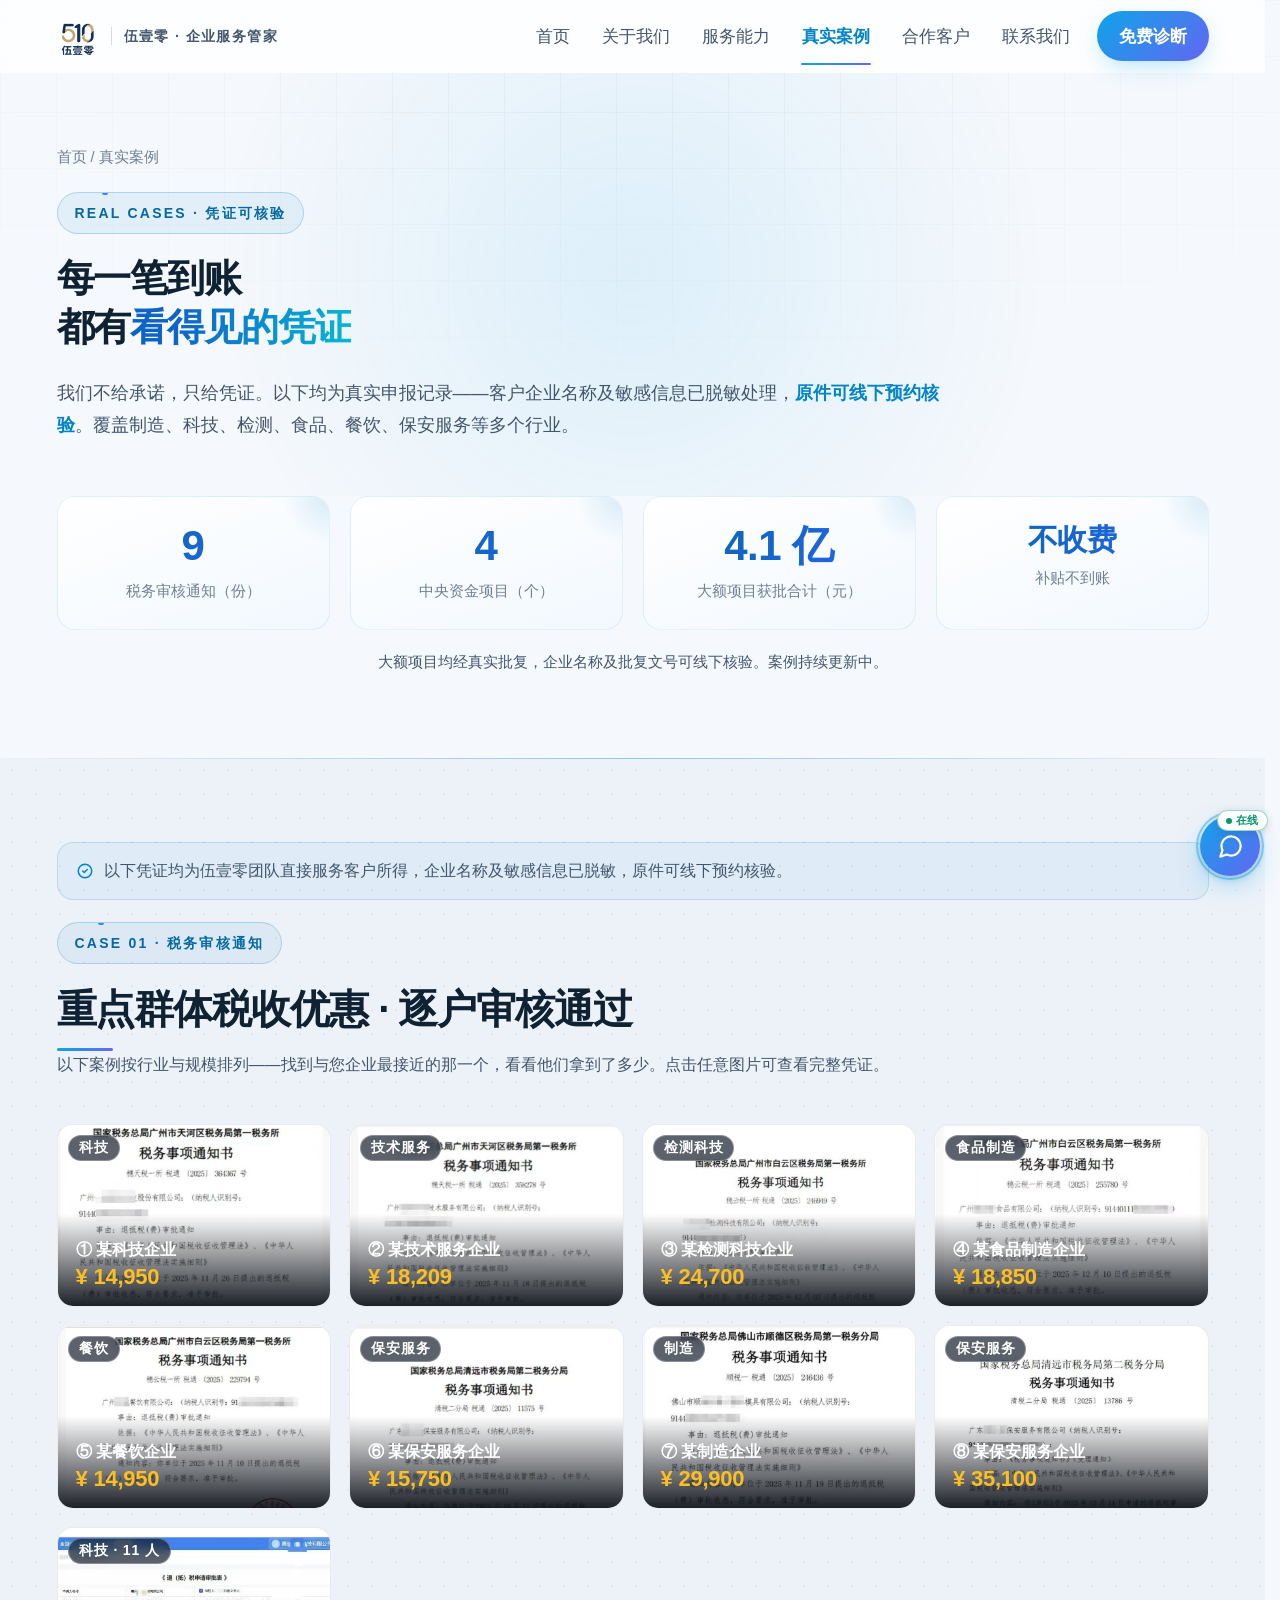
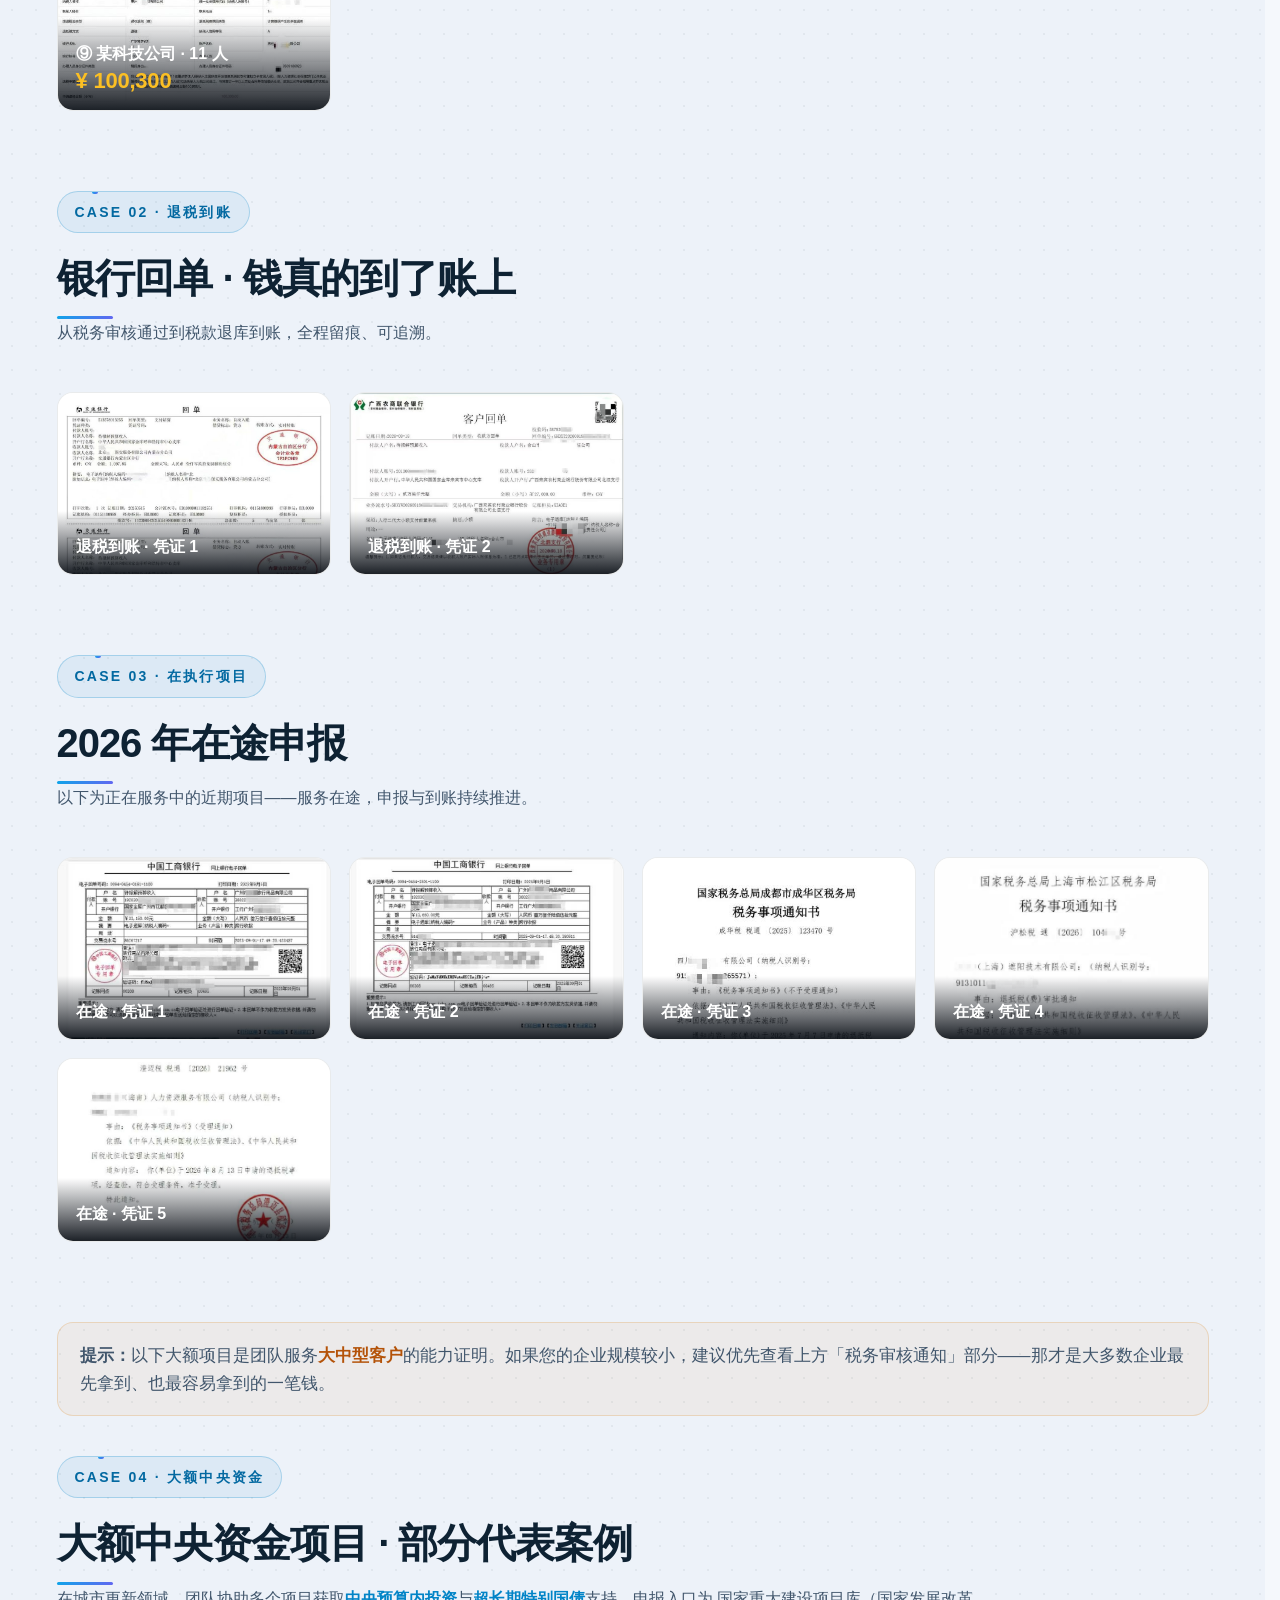
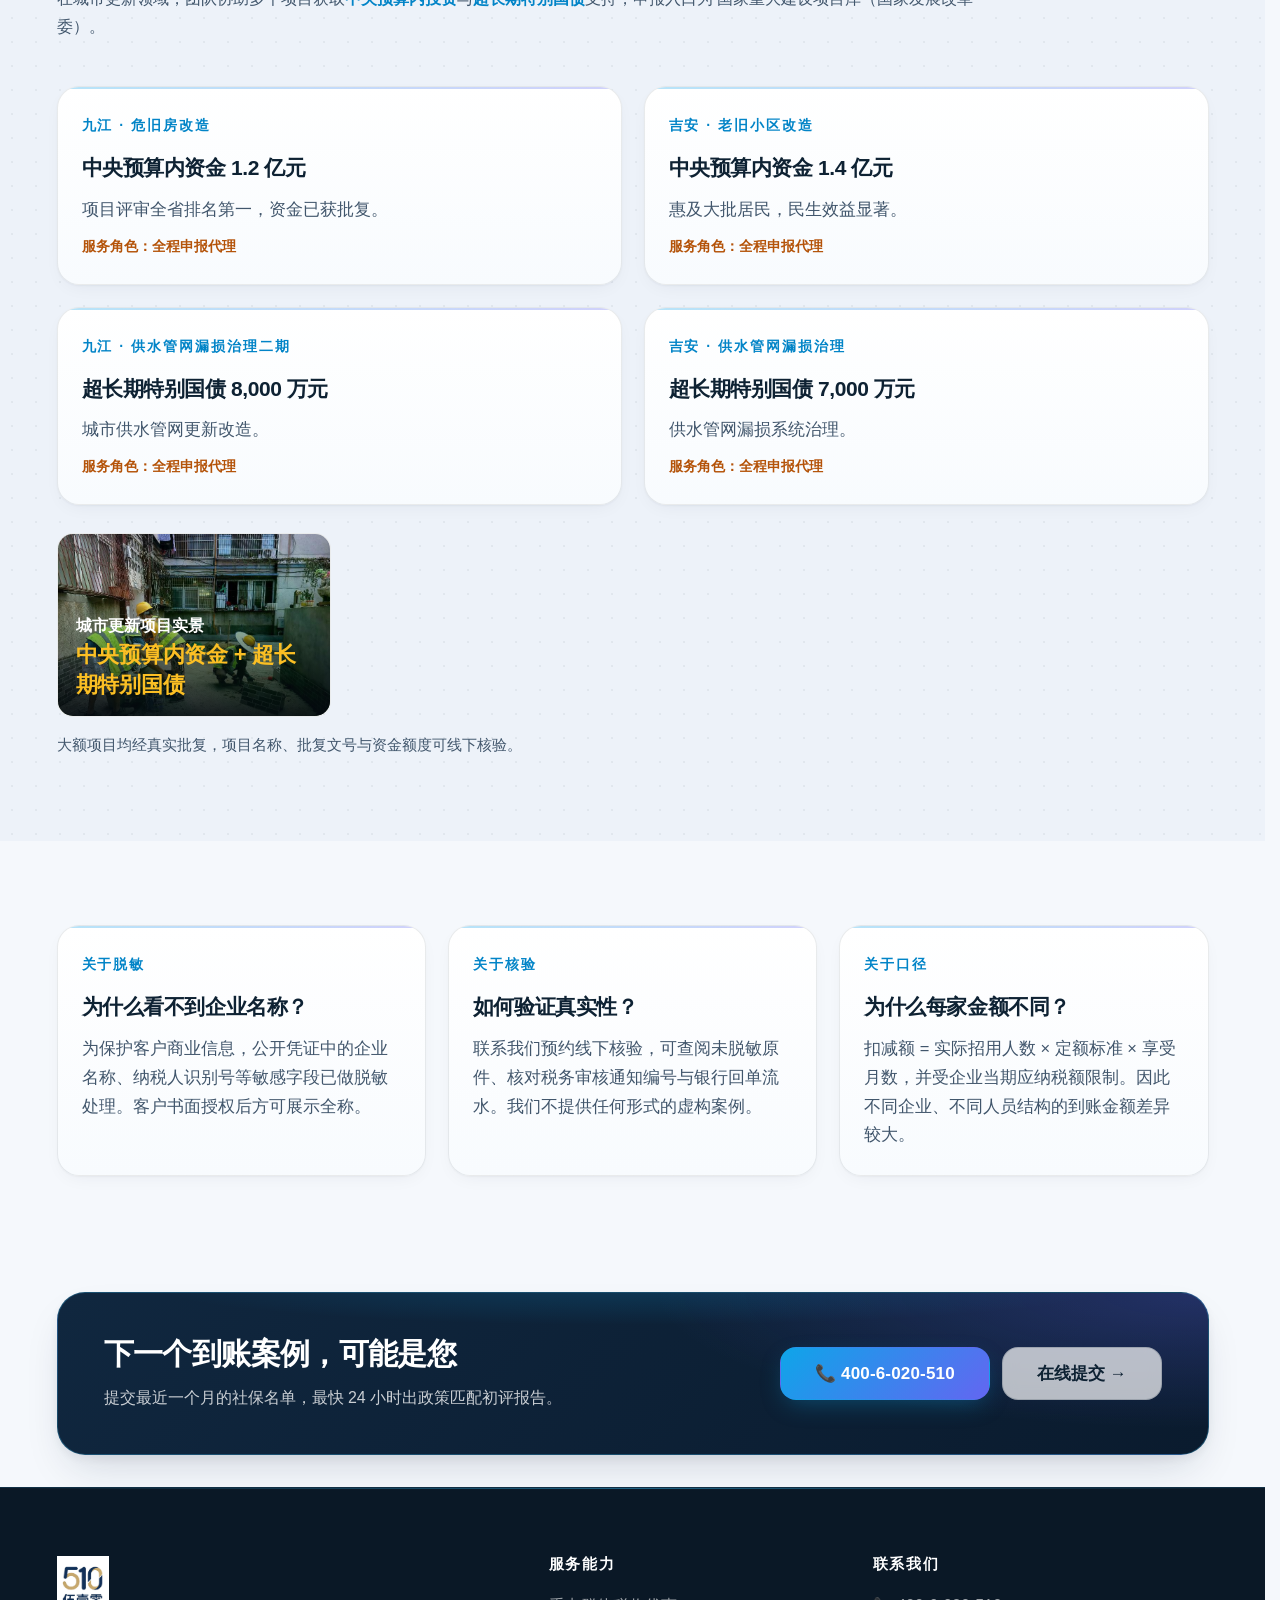
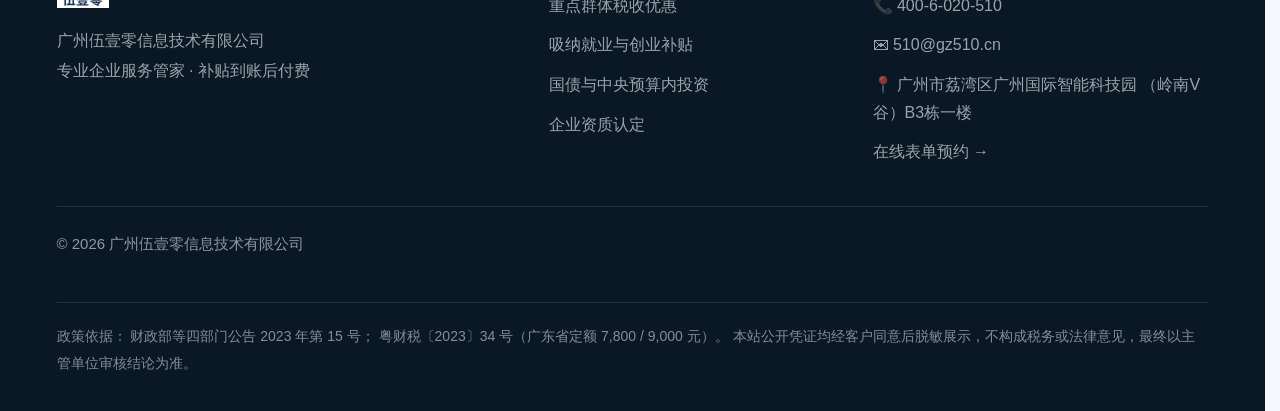
<file: cases.html>
<!DOCTYPE html>
<html lang="zh-CN">
<head>
<meta charset="UTF-8" />
<meta name="viewport" content="width=device-width, initial-scale=1, viewport-fit=cover" />
<title>伍壹零·企业服务管家｜把躺在文件里的政策红利，变成账上的真金白银</title>
<meta name="description" content="核心团队10年+政策申报经验，最快24小时出政策匹配初评｜服务热线 400-6-020-510" />
<meta name="theme-color" content="#F5F8FC" />
<link rel="icon" type="image/png" href="assets/img/logo-510.png" />
<link rel="canonical" href="https://www.gz510.cn/cases.html" />
<!-- ========== 社交分享卡片（Open Graph + Twitter Card）========== -->
<!-- 微信 / QQ / 企业微信爬虫只看 HTML 源码、不执行 JS，故此处必须写死绝对 URL -->
<meta property="og:type" content="website" />
<meta property="og:site_name" content="伍壹零 · 企业服务管家" />
<meta property="og:title" content="伍壹零·企业服务管家｜把躺在文件里的政策红利，变成账上的真金白银" />
<meta property="og:description" content="核心团队10年+政策申报经验，最快24小时出政策匹配初评｜服务热线 400-6-020-510" />
<meta property="og:url" content="https://www.gz510.cn/cases.html" />
<meta property="og:image" content="https://www.gz510.cn/assets/img/og-share-square.png" />
<meta property="og:image:secure_url" content="https://www.gz510.cn/assets/img/og-share-square.png" />
<meta property="og:image:type" content="image/png" />
<meta property="og:image:width" content="500" />
<meta property="og:image:height" content="500" />
<meta property="og:image:alt" content="伍壹零 · 企业服务管家 — 政策申报·财税合规·法律咨询·管理咨询·AI智能系统" />
<meta property="og:locale" content="zh_CN" />
<meta name="twitter:card" content="summary_large_image" />
<meta name="twitter:title" content="伍壹零·企业服务管家｜把躺在文件里的政策红利，变成账上的真金白银" />
<meta name="twitter:description" content="核心团队10年+政策申报经验，最快24小时出政策匹配初评｜服务热线 400-6-020-510" />
<meta name="twitter:image" content="https://www.gz510.cn/assets/img/og-share-square.png" />
<link rel="stylesheet" href="assets/css/style.css" />
</head>
<body>

<header class="topbar" id="topbar">
  <div class="container topbar__inner">
    <a href="index.html" class="brand" aria-label="伍壹零">
      <img src="assets/img/logo-510.png" alt="伍壹零 logo" />
      <div class="brand__sub">伍壹零 · 企业服务管家</div>
    </a>
    <nav class="nav" aria-label="主导航">
      <a href="index.html">首页</a>
      <a href="about.html">关于我们</a>
      <a href="services.html">服务能力</a>
      <a href="cases.html">真实案例</a>
      <a href="partners.html">合作客户</a>
      <a href="contact.html">联系我们</a>
      <a href="tel:4006020510" class="nav__cta">免费诊断</a>
    </nav>
    <button class="burger" id="burger" aria-label="打开菜单" aria-expanded="false" aria-controls="navDrawer">
      <span></span><span></span><span></span>
    </button>
  </div>
  <nav class="nav-drawer" id="navDrawer" aria-label="移动端导航">
    <a href="index.html">首页</a>
    <a href="about.html">关于我们</a>
    <a href="services.html">服务能力</a>
    <a href="cases.html">真实案例</a>
    <a href="partners.html">合作客户</a>
    <a href="contact.html">联系我们</a>
    <a href="tel:4006020510" class="nav__cta">免费诊断</a>
  </nav>
</header>

<!-- Page Hero -->
<section class="page-hero">
  <div class="container">
    <div class="page-hero__inner reveal">
      <div class="crumbs"><a href="index.html">首页</a> / 真实案例</div>
      <span class="tag">REAL CASES · 凭证可核验</span>
      <h1 class="h1">每一笔到账<br/>都有<span class="gradient-text">看得见的凭证</span></h1>
      <p class="lead">我们不给承诺，只给凭证。以下均为真实申报记录——客户企业名称及敏感信息已脱敏处理，<strong class="text-accent">原件可线下预约核验</strong>。覆盖制造、科技、检测、食品、餐饮、保安服务等多个行业。</p>
    </div>
  </div>
</section>

<!-- 数据概览 -->
<section class="section" style="padding-top:0">
  <div class="container">
    <div class="stat-row reveal">
      <div class="stat"><div class="stat__num"><span data-count="9">0</span></div><div class="stat__label">税务审核通知（份）</div></div>
      <div class="stat"><div class="stat__num"><span data-count="4">0</span></div><div class="stat__label">中央资金项目（个）</div></div>
      <div class="stat"><div class="stat__num"><span data-count="4.1" data-decimals="1" data-suffix=" 亿">0</span></div><div class="stat__label">大额项目获批合计（元）</div></div>
      <!-- 修改意图：将「0元」改为更明确的「不收费」，标签收紧为「补贴不到账」，强化「不到账不收费」承诺 -->
      <div class="stat"><div class="stat__num" style="font-size:30px">不收费</div><div class="stat__label">补贴不到账</div></div>
    </div>
    <p class="text-muted text-center" style="margin-top:20px">大额项目均经真实批复，企业名称及批复文号可线下核验。案例持续更新中。</p>
  </div>
</section>

<!-- 案例网格 -->
<section class="section section--soft">
  <div class="container">

    <!-- 修改意图：在凭证网格上方增加归属说明，强调凭证均来自团队直接服务客户，增强真实可信度 -->
    <div class="note-bar">
      <svg width="18" height="18" viewBox="0 0 24 24" fill="none" stroke="currentColor" stroke-width="2" stroke-linecap="round" stroke-linejoin="round"><path d="M9 12l2 2 4-4"/><circle cx="12" cy="12" r="9"/></svg>
      <span>以下凭证均为伍壹零团队直接服务客户所得，企业名称及敏感信息已脱敏，原件可线下预约核验。</span>
    </div>

    <header class="section__head reveal">
      <span class="tag">CASE 01 · 税务审核通知</span>
      <h2 class="h2 section__title">重点群体税收优惠 · 逐户审核通过</h2>
      <p class="text-soft">以下案例按行业与规模排列——找到与您企业最接近的那一个，看看他们拿到了多少。点击任意图片可查看完整凭证。</p>
    </header>

    <!-- 凭证网格：由 assets/data/gallery.js 的 GALLERY.tax 驱动，增删图片自动重排 -->
    <div class="case-grid reveal" id="caseGridTax" aria-label="税务审核通知凭证列表"></div>

    <!-- 退税到账：由 GALLERY.bank 驱动 -->
    <header class="section__head reveal" style="margin-top:80px">
      <span class="tag">CASE 02 · 退税到账</span>
      <h2 class="h2 section__title">银行回单 · 钱真的到了账上</h2>
      <p class="text-soft">从税务审核通过到税款退库到账，全程留痕、可追溯。</p>
    </header>
    <div class="case-grid reveal" id="caseGridBank" aria-label="退税到账银行回单"></div>

    <!-- 近期案例：由 GALLERY.recent 驱动 -->
    <header class="section__head reveal" style="margin-top:80px">
      <span class="tag">CASE 03 · 在执行项目</span>
      <h2 class="h2 section__title">2026 年在途申报</h2>
      <p class="text-soft">以下为正在服务中的近期项目——服务在途，申报与到账持续推进。</p>
    </header>
    <div class="case-grid reveal" id="caseGridRecent" aria-label="在途项目凭证"></div>

    <!-- 大额项目 -->
    <div class="reveal" style="margin-top:80px; padding:18px 22px; background:rgba(217,119,6,.06); border:1px solid rgba(217,119,6,.2); border-radius:var(--r-md)">
      <p style="margin:0; font-size:16.5px; color:var(--ink-2); line-height:1.7"><strong>提示：</strong>以下大额项目是团队服务<strong class="text-gold">大中型客户</strong>的能力证明。如果您的企业规模较小，建议优先查看上方「税务审核通知」部分——那才是大多数企业最先拿到、也最容易拿到的一笔钱。</p>
    </div>
    <header class="section__head reveal" style="margin-top:40px">
      <span class="tag">CASE 04 · 大额中央资金</span>
      <h2 class="h2 section__title">大额中央资金项目 · 部分代表案例</h2>
      <p class="text-soft">在城市更新领域，团队协助多个项目获取<strong class="text-accent">中央预算内投资</strong>与<strong class="text-accent">超长期特别国债</strong>支持，申报入口为 国家重大建设项目库（国家发展改革委）。</p>
    </header>

    <div class="grid grid--2 reveal" style="margin-bottom:28px">
      <article class="card">
        <div class="card-num">九江 · 危旧房改造</div>
        <h3 class="card-title">中央预算内资金 1.2 亿元</h3>
        <p class="card-text">项目评审全省排名第一，资金已获批复。</p>
        <!-- 修改意图：大额项目卡片底部标注服务角色，明确伍壹零为全程申报代理 -->
        <div style="margin-top:10px; font-size:14px; color:var(--gold-2); font-weight:600;">服务角色：全程申报代理</div>
      </article>
      <article class="card">
        <div class="card-num">吉安 · 老旧小区改造</div>
        <h3 class="card-title">中央预算内资金 1.4 亿元</h3>
        <p class="card-text">惠及大批居民，民生效益显著。</p>
        <!-- 修改意图：大额项目卡片底部标注服务角色，明确伍壹零为全程申报代理 -->
        <div style="margin-top:10px; font-size:14px; color:var(--gold-2); font-weight:600;">服务角色：全程申报代理</div>
      </article>
      <article class="card">
        <div class="card-num">九江 · 供水管网漏损治理二期</div>
        <h3 class="card-title">超长期特别国债 8,000 万元</h3>
        <p class="card-text">城市供水管网更新改造。</p>
        <!-- 修改意图：大额项目卡片底部标注服务角色，明确伍壹零为全程申报代理 -->
        <div style="margin-top:10px; font-size:14px; color:var(--gold-2); font-weight:600;">服务角色：全程申报代理</div>
      </article>
      <article class="card">
        <div class="card-num">吉安 · 供水管网漏损治理</div>
        <h3 class="card-title">超长期特别国债 7,000 万元</h3>
        <p class="card-text">供水管网漏损系统治理。</p>
        <!-- 修改意图：大额项目卡片底部标注服务角色，明确伍壹零为全程申报代理 -->
        <div style="margin-top:10px; font-size:14px; color:var(--gold-2); font-weight:600;">服务角色：全程申报代理</div>
      </article>
    </div>

    <!-- 大额项目实景：缩略图 + 灯箱放大（不再在正文放大图） -->
    <div class="case-grid reveal" id="caseGridProject" style="margin-top:28px" aria-label="大额项目实景"></div>
    <p class="text-muted" style="margin-top:16px">大额项目均经真实批复，项目名称、批复文号与资金额度可线下核验。</p>
  </div>
</section>

<!-- 声明 -->
<section class="section">
  <div class="container">
    <div class="grid grid--3">
      <article class="card reveal">
        <div class="card-num">关于脱敏</div>
        <h3 class="card-title">为什么看不到企业名称？</h3>
        <p class="card-text">为保护客户商业信息，公开凭证中的企业名称、纳税人识别号等敏感字段已做脱敏处理。客户书面授权后方可展示全称。</p>
      </article>
      <article class="card reveal">
        <div class="card-num">关于核验</div>
        <h3 class="card-title">如何验证真实性？</h3>
        <p class="card-text">联系我们预约线下核验，可查阅未脱敏原件、核对税务审核通知编号与银行回单流水。我们不提供任何形式的虚构案例。</p>
      </article>
      <article class="card reveal">
        <div class="card-num">关于口径</div>
        <h3 class="card-title">为什么每家金额不同？</h3>
        <p class="card-text">扣减额 = 实际招用人数 × 定额标准 × 享受月数，并受企业当期应纳税额限制。因此不同企业、不同人员结构的到账金额差异较大。</p>
      </article>
    </div>
  </div>
</section>

<!-- CTA -->
<section class="section" style="padding:32px 0">
  <div class="container">
    <div class="cta-banner reveal">
      <div class="cta-banner__text">
        <h3>下一个到账案例，可能是您</h3>
        <p>提交最近一个月的社保名单，最快 24 小时出政策匹配初评报告。</p>
      </div>
      <div class="cta-banner__actions">
        <a href="tel:4006020510" class="btn btn--primary btn--lg btn-tel">📞 400-6-020-510</a>
        <a href="contact.html" class="btn btn--ghost btn--lg">在线提交 →</a>
      </div>
    </div>
  </div>
</section>

<footer class="footer">
  <div class="container">
    <div class="footer__grid">
      <div class="footer__brand">
        <img src="assets/img/logo-510_2.jpg" alt="伍壹零" />
        <p>广州伍壹零信息技术有限公司<br/>专业企业服务管家 · 补贴到账后付费</p>
      </div>
      <div class="footer__col">
        <h4>服务能力</h4>
        <ul>
          <li><a href="services.html#tax">重点群体税收优惠</a></li>
          <li><a href="services.html#employ">吸纳就业与创业补贴</a></li>
          <li><a href="services.html#big">国债与中央预算内投资</a></li>
          <li><a href="services.html#qualification">企业资质认定</a></li>
        </ul>
      </div>
      <div class="footer__col">
        <h4>联系我们</h4>
        <ul>
          <li>📞 400-6-020-510</li>
          <li> ✉  510@gz510.cn</li>
          <li>📍 广州市荔湾区广州国际智能科技园 （岭南V谷）B3栋一楼</li>
          <li><a href="contact.html">在线表单预约 →</a></li>
        </ul>
      </div>
    </div>
    <div class="footer__bottom">
      <div>© <span id="year">2026</span> 广州伍壹零信息技术有限公司</div>
      
    </div>
    <p class="footer__law">
      政策依据：
      财政部等四部门公告 2023 年第 15 号；
      粤财税〔2023〕34 号（广东省定额 7,800 / 9,000 元）。
      本站公开凭证均经客户同意后脱敏展示，不构成税务或法律意见，最终以主管单位审核结论为准。
    </p>
  </div>
</footer>

<dialog class="lightbox" id="lightbox" aria-label="案例大图">
  <div class="lightbox__inner">
    <button class="lightbox__close" id="lightboxClose" type="button" formmethod="dialog" aria-label="关闭" title="关闭">
      <svg viewBox="0 0 24 24" width="22" height="22" fill="none" stroke="currentColor" stroke-width="2.4" stroke-linecap="round"><path d="M6 6l12 12M18 6L6 18"/></svg>
    </button>
    <img id="lightboxImg" alt="" />
    <p id="lightboxCap"></p>
  </div>
</dialog>

<script src="assets/data/gallery.js"></script>
<script>
/* 凭证网格渲染：读取 assets/data/gallery.js 的清单，自动生成缩略卡片。
   新增案例只需改 gallery.js（或往 assets/img/partners/ 放 logo-XX.png），无需改本页。 */
(function () {
  var G = window.GALLERY || {};
  function render(gridId, items) {
    var grid = document.getElementById(gridId);
    if (!grid || !items || !items.length) return;
    var frag = document.createDocumentFragment();
    items.forEach(function (it) {
      var btn = document.createElement('button');
      btn.type = 'button';
      btn.className = 'case-card';
      btn.setAttribute('data-case', it.src);
      btn.setAttribute('data-cap', it.cap || it.title || '');
      var img = document.createElement('img');
      img.src = it.src;
      img.alt = it.cap || it.title || '';
      img.loading = 'lazy';
      img.decoding = 'async';
      btn.appendChild(img);
      if (it.tag) {
        var tg = document.createElement('div');
        tg.className = 'case-card__tag';
        tg.textContent = it.tag;
        btn.appendChild(tg);
      }
      var ov = document.createElement('div');
      ov.className = 'case-card__overlay';
      var t = document.createElement('div');
      t.className = 'case-card__title';
      t.textContent = it.title || '';
      ov.appendChild(t);
      if (it.amount) {
        var a = document.createElement('div');
        a.className = 'case-card__amount';
        a.textContent = it.amount;
        ov.appendChild(a);
      }
      btn.appendChild(ov);
      frag.appendChild(btn);
    });
    grid.appendChild(frag);
  }
  render('caseGridTax', G.tax);
  render('caseGridBank', G.bank);
  render('caseGridRecent', G.recent);
  render('caseGridProject', G.project);
})();
</script>

<script src="assets/js/main.js" defer></script>
<script src="assets/js/kefu.js" defer></script>
</body>
</html>
</file>
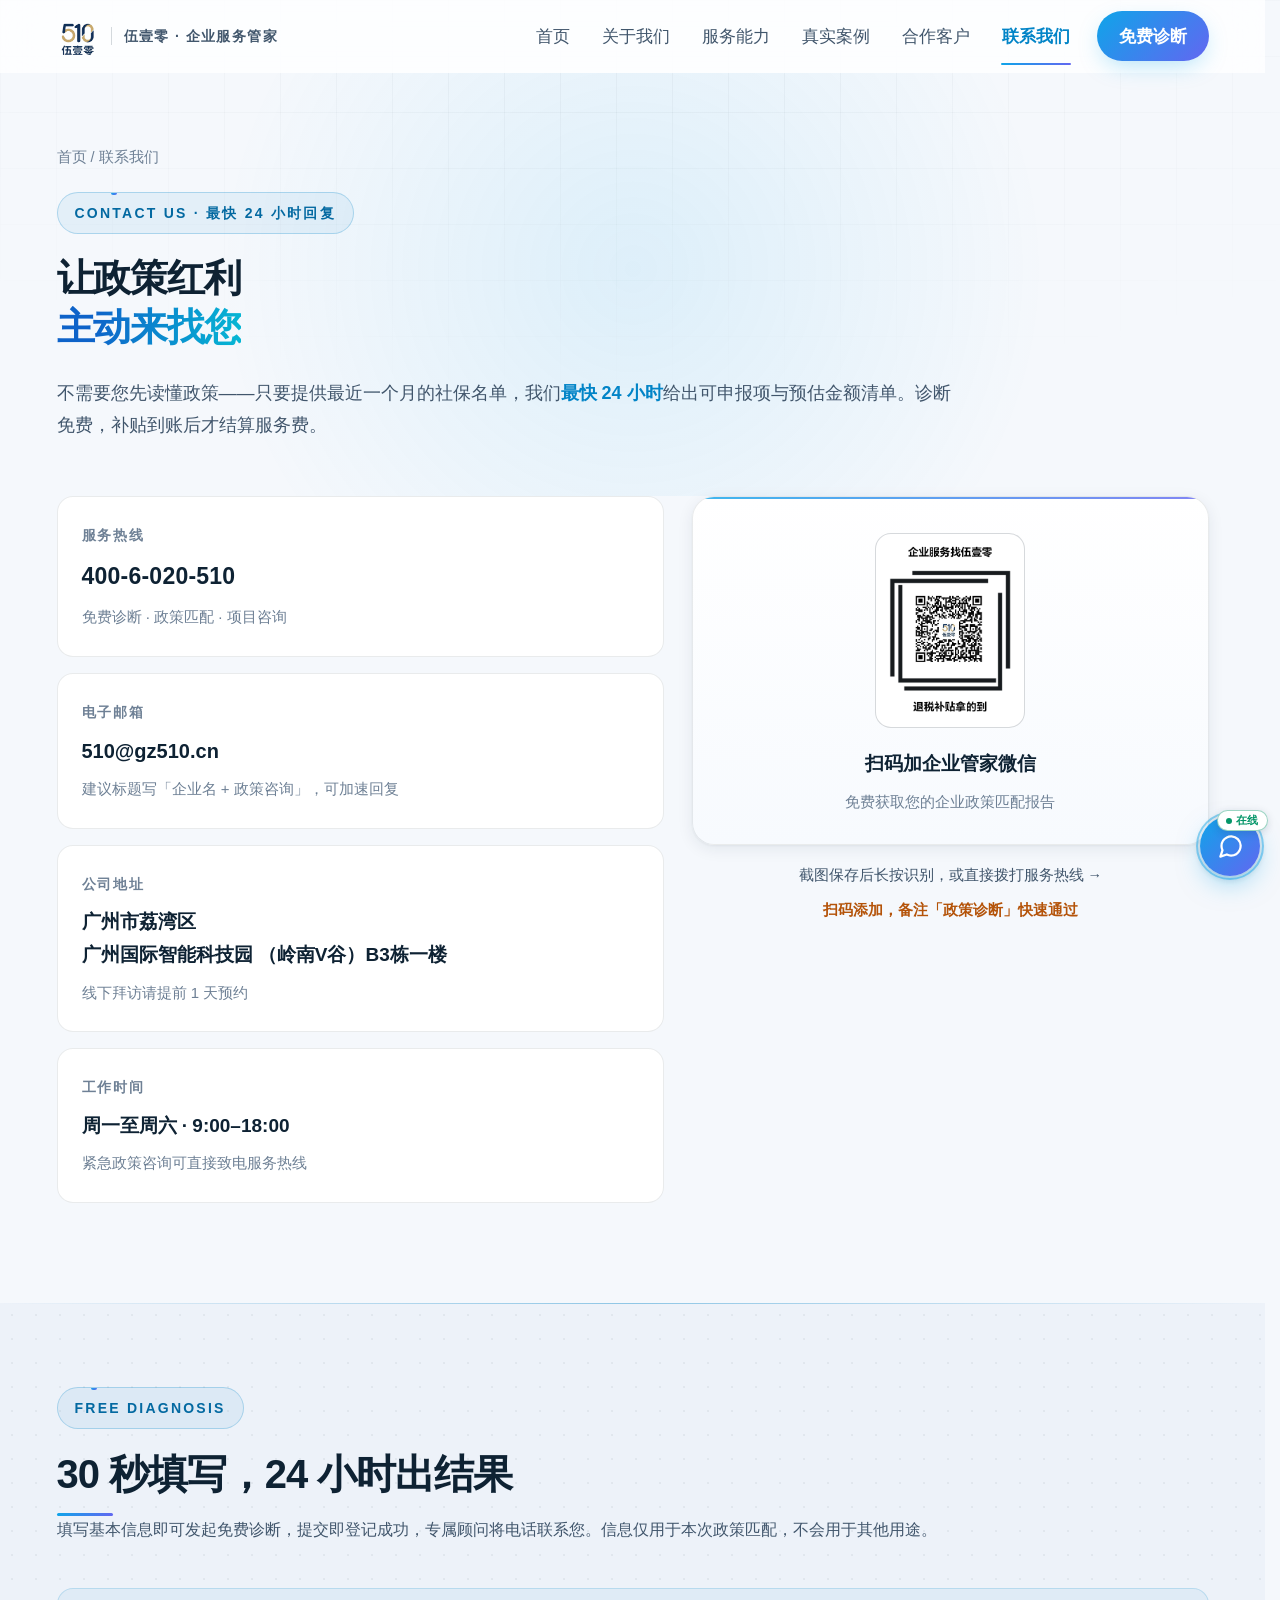
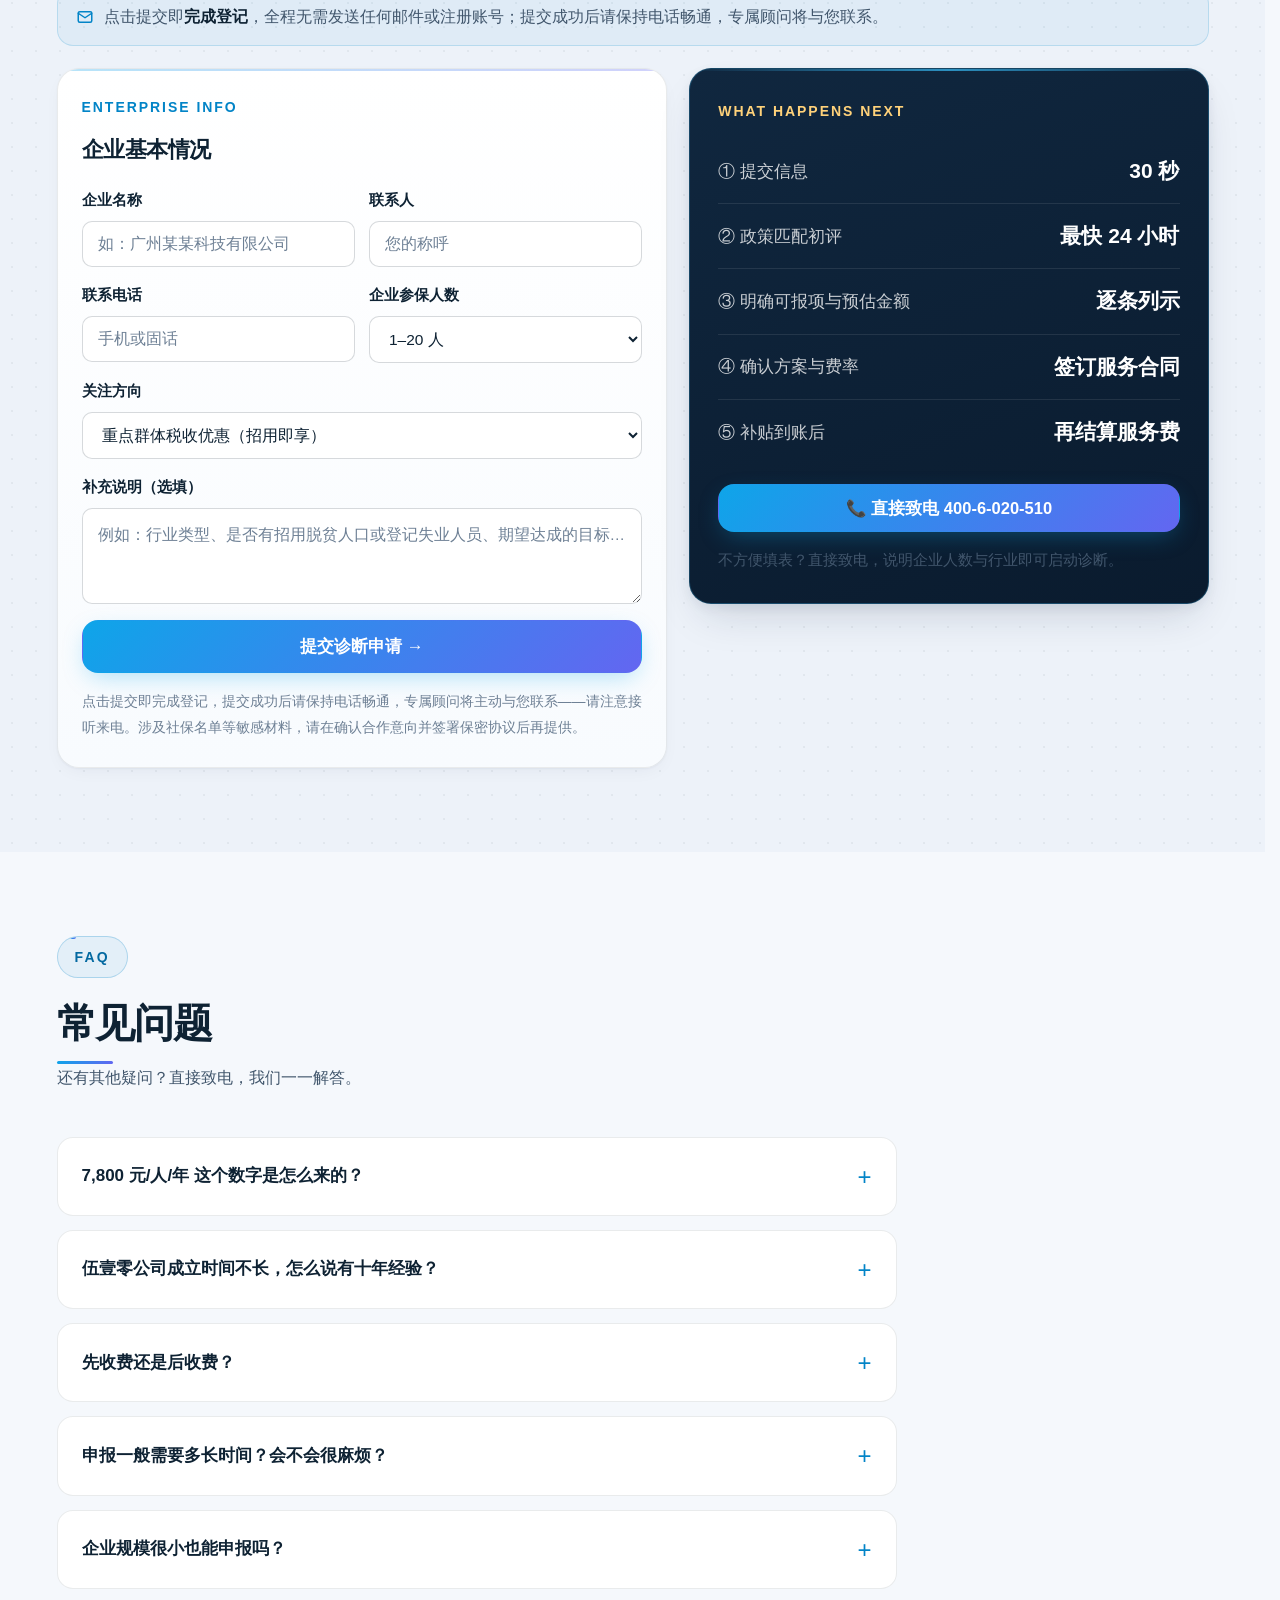
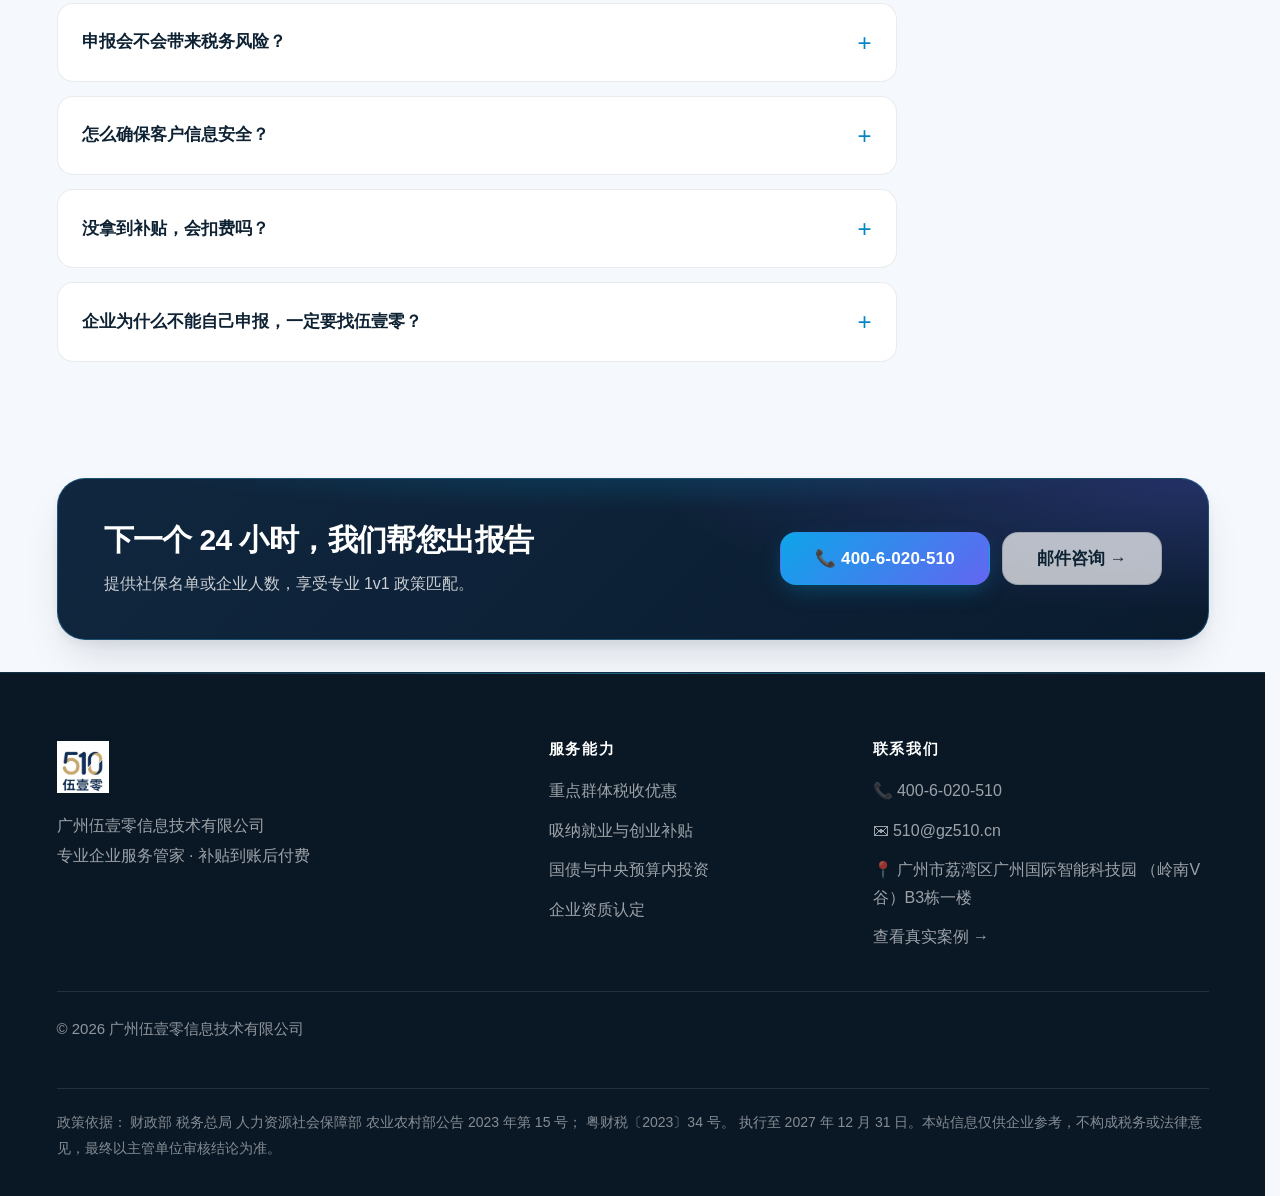
<file: contact.html>
<!DOCTYPE html>
<html lang="zh-CN">
<head>
<meta charset="UTF-8" />
<meta name="viewport" content="width=device-width, initial-scale=1, viewport-fit=cover" />
<title>伍壹零·企业服务管家｜把躺在文件里的政策红利，变成账上的真金白银</title>
<meta name="description" content="核心团队10年+政策申报经验，最快24小时出政策匹配初评｜服务热线 400-6-020-510" />
<meta name="theme-color" content="#F5F8FC" />
<link rel="icon" type="image/png" href="assets/img/logo-510.png" />
<link rel="canonical" href="https://www.gz510.cn/contact.html" />
<!-- ========== 社交分享卡片（Open Graph + Twitter Card）========== -->
<!-- 微信 / QQ / 企业微信爬虫只看 HTML 源码、不执行 JS，故此处必须写死绝对 URL -->
<meta property="og:type" content="website" />
<meta property="og:site_name" content="伍壹零 · 企业服务管家" />
<meta property="og:title" content="伍壹零·企业服务管家｜把躺在文件里的政策红利，变成账上的真金白银" />
<meta property="og:description" content="核心团队10年+政策申报经验，最快24小时出政策匹配初评｜服务热线 400-6-020-510" />
<meta property="og:url" content="https://www.gz510.cn/contact.html" />
<meta property="og:image" content="https://www.gz510.cn/assets/img/og-share-square.png" />
<meta property="og:image:secure_url" content="https://www.gz510.cn/assets/img/og-share-square.png" />
<meta property="og:image:type" content="image/png" />
<meta property="og:image:width" content="500" />
<meta property="og:image:height" content="500" />
<meta property="og:image:alt" content="伍壹零 · 企业服务管家 — 政策申报·财税合规·法律咨询·管理咨询·AI智能系统" />
<meta property="og:locale" content="zh_CN" />
<meta name="twitter:card" content="summary_large_image" />
<meta name="twitter:title" content="伍壹零·企业服务管家｜把躺在文件里的政策红利，变成账上的真金白银" />
<meta name="twitter:description" content="核心团队10年+政策申报经验，最快24小时出政策匹配初评｜服务热线 400-6-020-510" />
<meta name="twitter:image" content="https://www.gz510.cn/assets/img/og-share-square.png" />
<link rel="stylesheet" href="assets/css/style.css" />
</head>
<body>

<header class="topbar" id="topbar">
  <div class="container topbar__inner">
    <a href="index.html" class="brand" aria-label="伍壹零">
      <img src="assets/img/logo-510.png" alt="伍壹零 logo" />
      <div class="brand__sub">伍壹零 · 企业服务管家</div>
    </a>
    <nav class="nav" aria-label="主导航">
      <a href="index.html">首页</a>
      <a href="about.html">关于我们</a>
      <a href="services.html">服务能力</a>
      <a href="cases.html">真实案例</a>
      <a href="partners.html">合作客户</a>
      <a href="contact.html">联系我们</a>
      <a href="tel:4006020510" class="nav__cta">免费诊断</a>
    </nav>
    <button class="burger" id="burger" aria-label="打开菜单" aria-expanded="false" aria-controls="navDrawer">
      <span></span><span></span><span></span>
    </button>
  </div>
  <nav class="nav-drawer" id="navDrawer" aria-label="移动端导航">
    <a href="index.html">首页</a>
    <a href="about.html">关于我们</a>
    <a href="services.html">服务能力</a>
    <a href="cases.html">真实案例</a>
    <a href="partners.html">合作客户</a>
    <a href="contact.html">联系我们</a>
    <a href="tel:4006020510" class="nav__cta">免费诊断</a>
  </nav>
</header>

<!-- Page Hero -->
<section class="page-hero">
  <div class="container">
    <div class="page-hero__inner reveal">
      <div class="crumbs"><a href="index.html">首页</a> / 联系我们</div>
      <span class="tag">CONTACT US · 最快 24 小时回复</span>
      <h1 class="h1">让政策红利<br/><span class="gradient-text">主动来找您</span></h1>
      <p class="lead">不需要您先读懂政策——只要提供最近一个月的社保名单，我们<strong class="text-accent">最快 24 小时</strong>给出可申报项与预估金额清单。诊断免费，补贴到账后才结算服务费。</p>
    </div>
  </div>
</section>

<!-- 联系方式 + 表单 -->
<section class="section" style="padding-top:0">
  <div class="container">
    <div class="contact-grid">
      <div class="reveal">
        <div class="contact-card">
          <div class="contact-card__label">服务热线</div>
          <a href="tel:4006020510" class="contact-card__value btn-tel">400-6-020-510</a>
          <div class="contact-card__sub">免费诊断 · 政策匹配 · 项目咨询</div>
        </div>
        <div class="contact-card">
          <div class="contact-card__label">电子邮箱</div>
          <a href="mailto:510@gz510.cn" class="contact-card__value" style="font-size:20px">510@gz510.cn</a>
          <div class="contact-card__sub">建议标题写「企业名 + 政策咨询」，可加速回复</div>
        </div>
        <div class="contact-card">
          <div class="contact-card__label">公司地址</div>
          <div class="contact-card__value" style="font-size:19px">广州市荔湾区<br/>广州国际智能科技园 （岭南V谷）B3栋一楼</div>
          <div class="contact-card__sub">线下拜访请提前 1 天预约</div>
        </div>
        <div class="contact-card">
          <div class="contact-card__label">工作时间</div>
          <div class="contact-card__value" style="font-size:19px">周一至周六 · 9:00–18:00</div>
          <div class="contact-card__sub">紧急政策咨询可直接致电服务热线</div>
        </div>
      </div>

      <div class="reveal">
        <div class="qr-card">
          <img src="assets/img/cases/wechat-qr.jpg" alt="伍壹零企业管家微信二维码" />
          <div class="qr-card__title">扫码加企业管家微信</div>
          <div class="qr-card__sub">免费获取您的企业政策匹配报告</div>
        </div>
        <p class="text-muted text-center" style="margin-top:18px; font-size:14.5px">截图保存后长按识别，或直接拨打服务热线 →</p>
        <!-- 修改意图：微信二维码下方增加备注提示，提升添加通过率 -->
        <p class="text-muted text-center" style="margin-top:10px; font-size:14.5px; color:var(--gold-2); font-weight:600">扫码添加，备注「政策诊断」快速通过</p>
      </div>
    </div>
  </div>
</section>

<!-- 免费诊断表单 -->
<section class="section section--soft">
  <div class="container">
    <header class="section__head reveal">
      <span class="tag">FREE DIAGNOSIS</span>
      <h2 class="h2 section__title">30 秒填写，24 小时出结果</h2>
      <p class="text-soft">填写基本信息即可发起免费诊断，提交即登记成功，专属顾问将电话联系您。信息仅用于本次政策匹配，不会用于其他用途。</p>
    </header>

    <!-- 修改意图：表单直收（FormSubmit），客户提交即完成登记并提示接听电话，全程无邮件操作 -->
    <div class="note-bar" style="margin-bottom:22px">
      <svg width="18" height="18" viewBox="0 0 24 24" fill="none" stroke="currentColor" stroke-width="2" stroke-linecap="round" stroke-linejoin="round"><rect x="3" y="5" width="18" height="14" rx="2"/><path d="M3 7l9 6 9-6"/></svg>
      <span>点击提交即<strong>完成登记</strong>，全程无需发送任何邮件或注册账号；提交成功后请保持电话畅通，专属顾问将与您联系。</span>
    </div>

    <div class="calc reveal">
      <form class="card" id="diagForm" novalidate>
        <div class="card-num">ENTERPRISE INFO</div>
        <h3 class="card-title" style="font-size:22px; margin-bottom:22px">企业基本情况</h3>
        <div class="form">
          <div class="form__row">
            <div class="field">
              <label for="fCompany">企业名称</label>
              <input id="fCompany" name="company" type="text" placeholder="如：广州某某科技有限公司" autocomplete="organization" />
            </div>
            <div class="field">
              <label for="fName">联系人</label>
              <input id="fName" name="name" type="text" placeholder="您的称呼" autocomplete="name" />
            </div>
          </div>
          <div class="form__row">
            <div class="field">
              <label for="fPhone">联系电话</label>
              <input id="fPhone" name="phone" type="tel" placeholder="手机或固话" inputmode="tel" autocomplete="tel" />
            </div>
            <div class="field">
              <label for="fSize">企业参保人数</label>
              <select id="fSize" name="size">
                <option value="1-20 人">1–20 人</option>
                <option value="21-50 人">21–50 人</option>
                <option value="51-200 人">51–200 人</option>
                <option value="201-500 人">201–500 人</option>
                <option value="500 人以上">500 人以上</option>
              </select>
            </div>
          </div>
          <div class="field">
            <label for="fTopic">关注方向</label>
            <select id="fTopic" name="topic">
              <option value="重点群体税收优惠">重点群体税收优惠（招用即享）</option>
              <option value="吸纳就业与创业补贴">吸纳就业与创业补贴</option>
              <option value="超长期特别国债 / 中央预算内投资">超长期特别国债 / 中央预算内投资</option>
              <option value="企业资质认定">企业资质认定（高企 / 专精特新等）</option>
              <option value="尚不清楚，希望全面诊断">尚不清楚，希望全面诊断</option>
            </select>
          </div>
          <div class="field">
            <label for="fNote">补充说明（选填）</label>
            <textarea id="fNote" name="note" placeholder="例如：行业类型、是否有招用脱贫人口或登记失业人员、期望达成的目标…"></textarea>
          </div>
          <!-- 蜜罐反spam：对用户隐藏，机器人填了即静默丢弃 -->
          <input id="fWeb" name="website" type="text" tabindex="-1" autocomplete="off" aria-hidden="true" style="position:absolute;left:-9999px;height:0;width:0;opacity:0" />
          <button type="submit" class="btn btn--primary btn--lg" style="width:100%">提交诊断申请 →</button>
          <p class="form__note">
            点击提交即完成登记，提交成功后请保持电话畅通，专属顾问将主动与您联系——请注意接听来电。涉及社保名单等敏感材料，请在确认合作意向并签署保密协议后再提供。
          </p>
          <p class="form__status" id="formStatus" role="status" aria-live="polite"></p>
        </div>
      </form>

      <aside class="calc__panel">
        <div class="card-num" style="color:#ffd27a">WHAT HAPPENS NEXT</div>
        <div class="calc__row"><span>① 提交信息</span><strong>30 秒</strong></div>
        <div class="calc__row"><span>② 政策匹配初评</span><strong>最快 24 小时</strong></div>
        <div class="calc__row"><span>③ 明确可报项与预估金额</span><strong>逐条列示</strong></div>
        <div class="calc__row"><span>④ 确认方案与费率</span><strong>签订服务合同</strong></div>
        <div class="calc__row" style="border-bottom:0"><span>⑤ 补贴到账后</span><strong>再结算服务费</strong></div>
        <a href="tel:4006020510" class="btn btn--primary" style="margin-top:20px; width:100%">📞 直接致电 400-6-020-510</a>
        <p class="text-muted" style="margin-top:16px; font-size:14.5px">不方便填表？直接致电，说明企业人数与行业即可启动诊断。</p>
      </aside>
    </div>
  </div>
</section>

<!-- FAQ -->
<section class="section">
  <div class="container">
    <header class="section__head reveal">
      <span class="tag">FAQ</span>
      <h2 class="h2 section__title">常见问题</h2>
      <p class="text-soft">还有其他疑问？直接致电，我们一一解答。</p>
    </header>
    <div class="faq reveal" style="max-width:840px">
      <div class="faq__item">
        <button class="faq__q" type="button">7,800 元/人/年 这个数字是怎么来的？</button>
        <div class="faq__a">
          来源于
          财政部等四部门公告 2023 年第 15 号
          规定的国家定额 6,000 元/人/年、授权各省最高上浮 20%；广东省按上浮后标准执行，具体见
          粤财税〔2023〕34 号。
          自主就业退役士兵适用更高的 9,000 元/人/年。政策执行至 2027 年 12 月 31 日。
        </div>
      </div>
      <!-- 修改意图：将「公司成立时间不长」FAQ 提前至第二位，正面回应信任疑虑 -->
      <div class="faq__item">
        <button class="faq__q" type="button">伍壹零公司成立时间不长，怎么说有十年经验？</button>
        <div class="faq__a">
          <p>伍壹零核心团队由国内最早一批从事企业政策咨询与补贴申报的专业人士组成。公司虽成立于 2022 年，但团队成员自 2015 年起即扎根政策申报领域，累计服务企业超过 50,000 家，覆盖制造、科技、服务、食品、贸易等多个行业。我们以「专业企业服务管家」为定位，致力于将团队十年经验转化为客户账上的确定收益——您看到的「十年」，指的是团队核心成员在该领域的深耕年限，而非公司注册年限。</p>
        </div>
      </div>
      <div class="faq__item">
        <button class="faq__q" type="button">先收费还是后收费？</button>
        <div class="faq__a"><strong>补贴到账后付费</strong>是伍壹零的核心承诺。补贴未到账，不收取任何服务费用；签约前明示费率与结算口径，服务过程中不追加任何费用。</div>
      </div>
      <div class="faq__item">
        <button class="faq__q" type="button">申报一般需要多长时间？会不会很麻烦？</button>
        <div class="faq__a">首次诊断最快 24 小时完成初评。材料清单与模板由我们提供，企业只需配合签字盖章；到账周期因地区与主管部门效率而异，通常为 1–3 个月。</div>
      </div>
      <div class="faq__item">
        <button class="faq__q" type="button">企业规模很小也能申报吗？</button>
        <div class="faq__a">重点群体税收优惠对小微、初创企业尤为友好——不限行业、不限规模。只要招用符合政策定义的人员（脱贫人口、登记失业半年以上人员、低保家庭劳动年龄内登记失业人员、毕业年度内高校毕业生等），即可按广东省定额 7,800 元/人/年 依次扣减税费，最长 3 年。</div>
      </div>
      <div class="faq__item">
        <button class="faq__q" type="button">申报会不会带来税务风险？</button>
        <div class="faq__a">我们坚持真实申报：所有材料依据企业真实用工与纳税情况准备，不虚构人员、不倒推数据。<strong>申报前会同步做一轮财税合规体检</strong>，把风险挡在递交之前。</div>
      </div>
      <div class="faq__item">
        <button class="faq__q" type="button">怎么确保客户信息安全？</button>
        <div class="faq__a">客户申报材料分级管理，关键节点双人复核；社保、财务、人员等敏感信息仅在签约项目经理与申报专员之间流转，不对外披露。公开案例均经脱敏处理。</div>
      </div>
      <div class="faq__item">
        <button class="faq__q" type="button">没拿到补贴，会扣费吗？</button>
        <div class="faq__a">不会。补贴未到账不收取任何费用；即便审核未通过，您也无需承担服务费。</div>
      </div>
      <div class="faq__item">
        <button class="faq__q" type="button">企业为什么不能自己申报，一定要找伍壹零？</button>
        <div class="faq__a">
          <p style="margin-bottom:14px">企业当然可以自己申报——但如果您不是专职研究政策的，以下五个环节，每一个都可能成为隐形成本和合规风险：</p>
          <p style="margin-bottom:10px"><strong>1. 重点人员资格是动态的，企业自己无法逐月核对</strong><br/>重点人员在「全国防返贫监测信息系统」里的状态是动态变化的——可能这个月在库，下个月已经出库。税收优惠的享受资格需要按月确认，企业自己很难做到每月逐人核对。一旦人员已出库却继续申报，已享受的补贴不仅要退回，还要缴纳滞纳金。</p>
          <p style="margin-bottom:10px"><strong>2. 政策更新速度快，企业自己跟进容易遗漏</strong><br/>政策的申报口径、定额标准、适用期限、执行到期时间，随时可能调整。企业自己关注政策，通常只能看到「有这个事情」，但很难做到「每个细节都对齐最新文件」。按旧政策继续申报，轻则驳回，重则构成不合规享受。</p>
          <p style="margin-bottom:10px"><strong>3. 申报流程需要形成闭环，缺一环都过不了审计</strong><br/>完整的申报流程包括：资格认定→材料准备→系统填报→递交审核→补正跟进→到账确认→备查档案留存。每一个环节都有规范要求。企业自己申报，往往做到「递交上去」就以为结束了，但审计时看的是「全过程留痕」——缺少任何一环，都可能被认定为不合规。</p>
          <p style="margin-bottom:10px"><strong>4. 一个人最多享受 36 个月，超过期限继续申报需退回</strong><br/>每名重点群体人员可享受的税收扣减期限是<strong>36 个月（3 年）</strong>。超过 36 个月后，系统不会自动提醒，企业如果继续按该人员申报，已享受的补贴需退回，同时产生滞纳金。这个风险需要逐人核算、按月跟踪。</p>
          <p style="margin-bottom:14px"><strong>5. 容易漏掉可叠加享受的其他补贴</strong><br/>同一名重点群体人员，往往能同时匹配多项政策——税收优惠、一次性吸纳就业补贴、社保补贴等。企业自己申报，通常只盯住其中一项，其他应享未享的补贴就漏掉了。</p>
          <p><strong>总结一句话：</strong>这事不是「能不能做」，而是「值不值得自己冒险做」。我们帮您把风险扛下来，补贴到账后再结算服务费——您没有任何试错成本。</p>
        </div>
      </div>

    </div>
  </div>
</section>

<!-- CTA -->
<section class="section" style="padding:32px 0">
  <div class="container">
    <div class="cta-banner reveal">
      <div class="cta-banner__text">
        <h3>下一个 24 小时，我们帮您出报告</h3>
        <p>提供社保名单或企业人数，享受专业 1v1 政策匹配。</p>
      </div>
      <div class="cta-banner__actions">
        <a href="tel:4006020510" class="btn btn--primary btn--lg btn-tel">📞 400-6-020-510</a>
        <a href="mailto:510@gz510.cn" class="btn btn--ghost btn--lg">邮件咨询 →</a>
      </div>
    </div>
  </div>
</section>

<footer class="footer">
  <div class="container">
    <div class="footer__grid">
      <div class="footer__brand">
        <img src="assets/img/logo-510_2.jpg" alt="伍壹零" />
        <p>广州伍壹零信息技术有限公司<br/>专业企业服务管家 · 补贴到账后付费</p>
      </div>
      <div class="footer__col">
        <h4>服务能力</h4>
        <ul>
          <li><a href="services.html#tax">重点群体税收优惠</a></li>
          <li><a href="services.html#employ">吸纳就业与创业补贴</a></li>
          <li><a href="services.html#big">国债与中央预算内投资</a></li>
          <li><a href="services.html#qualification">企业资质认定</a></li>
        </ul>
      </div>
      <div class="footer__col">
        <h4>联系我们</h4>
        <ul>
          <li>📞 400-6-020-510</li>
          <li> ✉  510@gz510.cn</li>
          <li>📍 广州市荔湾区广州国际智能科技园 （岭南V谷）B3栋一楼</li>
          <li><a href="cases.html">查看真实案例 →</a></li>
        </ul>
      </div>
    </div>
    <div class="footer__bottom">
      <div>© <span id="year">2026</span> 广州伍壹零信息技术有限公司</div>
     
    </div>
    <p class="footer__law">
      政策依据：
      财政部 税务总局 人力资源社会保障部 农业农村部公告 2023 年第 15 号；
      粤财税〔2023〕34 号。
      执行至 2027 年 12 月 31 日。本站信息仅供企业参考，不构成税务或法律意见，最终以主管单位审核结论为准。
    </p>
  </div>
</footer>

<dialog class="lightbox" id="lightbox" aria-label="案例大图">
  <div class="lightbox__inner">
    <button class="lightbox__close" id="lightboxClose" type="button" formmethod="dialog" aria-label="关闭" title="关闭">
      <svg viewBox="0 0 24 24" width="22" height="22" fill="none" stroke="currentColor" stroke-width="2.4" stroke-linecap="round"><path d="M6 6l12 12M18 6L6 18"/></svg>
    </button>
    <img id="lightboxImg" alt="" />
    <p id="lightboxCap"></p>
  </div>
</dialog>

<script>
/* 诊断表单：
   当前（GitHub Pages 静态托管）：通过 FormSubmit 免费表单服务直收——
   客户点提交 → 数据 POST 到 formsubmit.co → 自动投递到企业邮箱 510@gz510.cn，
   客户端全程无感知，提交后仅显示「提交成功，请注意接听电话」。
   ★ 首次启用：提交一次表单后，510@gz510.cn 会收到 FormSubmit 的激活邮件，
     点击邮件里的「Activate」按钮一次即可长期生效（仅需一次）。
   未来（迁移腾讯云）：把 FORM_ENDPOINT 换成云函数 HTTP 触发器 URL 即可入库存档。 */
(function () {
  var form = document.getElementById('diagForm');
  var status = document.getElementById('formStatus');
  if (!form) return;

  /* FormSubmit AJAX 直收端点（迁移腾讯云后换成云函数 URL 即可） */
  var FORM_ENDPOINT = 'https://formsubmit.co/ajax/510@gz510.cn';

  var HOTLINE = '400-6-020-510';
  var SUCCESS_MSG = '✅ 提交成功！我们已收到您的信息，专属顾问将尽快与您电话联系——请保持电话畅通，注意接听来电。';
  var FAIL_MSG = '提交暂时未成功，请直接致电 ' + HOTLINE + '，顾问会为您人工登记并跟进。';

  function showStatus(msg) {
    if (status) {
      status.textContent = msg;
      status.classList.add('is-show');
    }
  }

  function collect() {
    var val = function (id) {
      var el = document.getElementById(id);
      return el ? String(el.value || '').trim() : '';
    };
    var phone = val('fPhone');
    if (!phone) {
      showStatus('请填写联系电话，方便我们把初评结果反馈给您。');
      var p = document.getElementById('fPhone');
      if (p) p.focus();
      return null;
    }
    /* 蜜罐：机器人填了隐藏字段 → 假装成功，实际不发送 */
    if (val('fWeb')) {
      showStatus(SUCCESS_MSG);
      form.reset();
      return null;
    }
    return {
      company: val('fCompany') || '（未填写）',
      name: val('fName') || '（未填写）',
      phone: phone,
      size: val('fSize'),
      topic: val('fTopic'),
      note: val('fNote') || '（无）',
      page: location.href,
      time: new Date().toLocaleString('zh-CN')
    };
  }

  form.addEventListener('submit', function (e) {
    e.preventDefault();
    var data = collect();
    if (!data) return;

    showStatus('正在提交，请稍候…');
    var payload = {
      _subject: '【官网诊断申请】' + data.company + ' · ' + data.name + ' · ' + data.phone,
      _template: 'table',
      _captcha: 'false',
      company: data.company,
      name: data.name,
      phone: data.phone,
      size: data.size,
      topic: data.topic,
      note: data.note,
      page: data.page,
      time: data.time
    };
    fetch(FORM_ENDPOINT, {
      method: 'POST',
      headers: { 'Content-Type': 'application/json', 'Accept': 'application/json' },
      body: JSON.stringify(payload)
    }).then(function (res) {
      return res.json().catch(function () { return {}; }).then(function (j) {
        if (!res.ok || !(j.success === 'true' || j.success === true)) throw new Error('rejected');
      });
    }).then(function () {
      form.reset();
      showStatus(SUCCESS_MSG);
    }).catch(function () {
      showStatus(FAIL_MSG);
    });
  });
})();
</script>
<script src="assets/js/main.js" defer></script>
<script src="assets/js/kefu.js" defer></script>
</body>
</html>
</file>
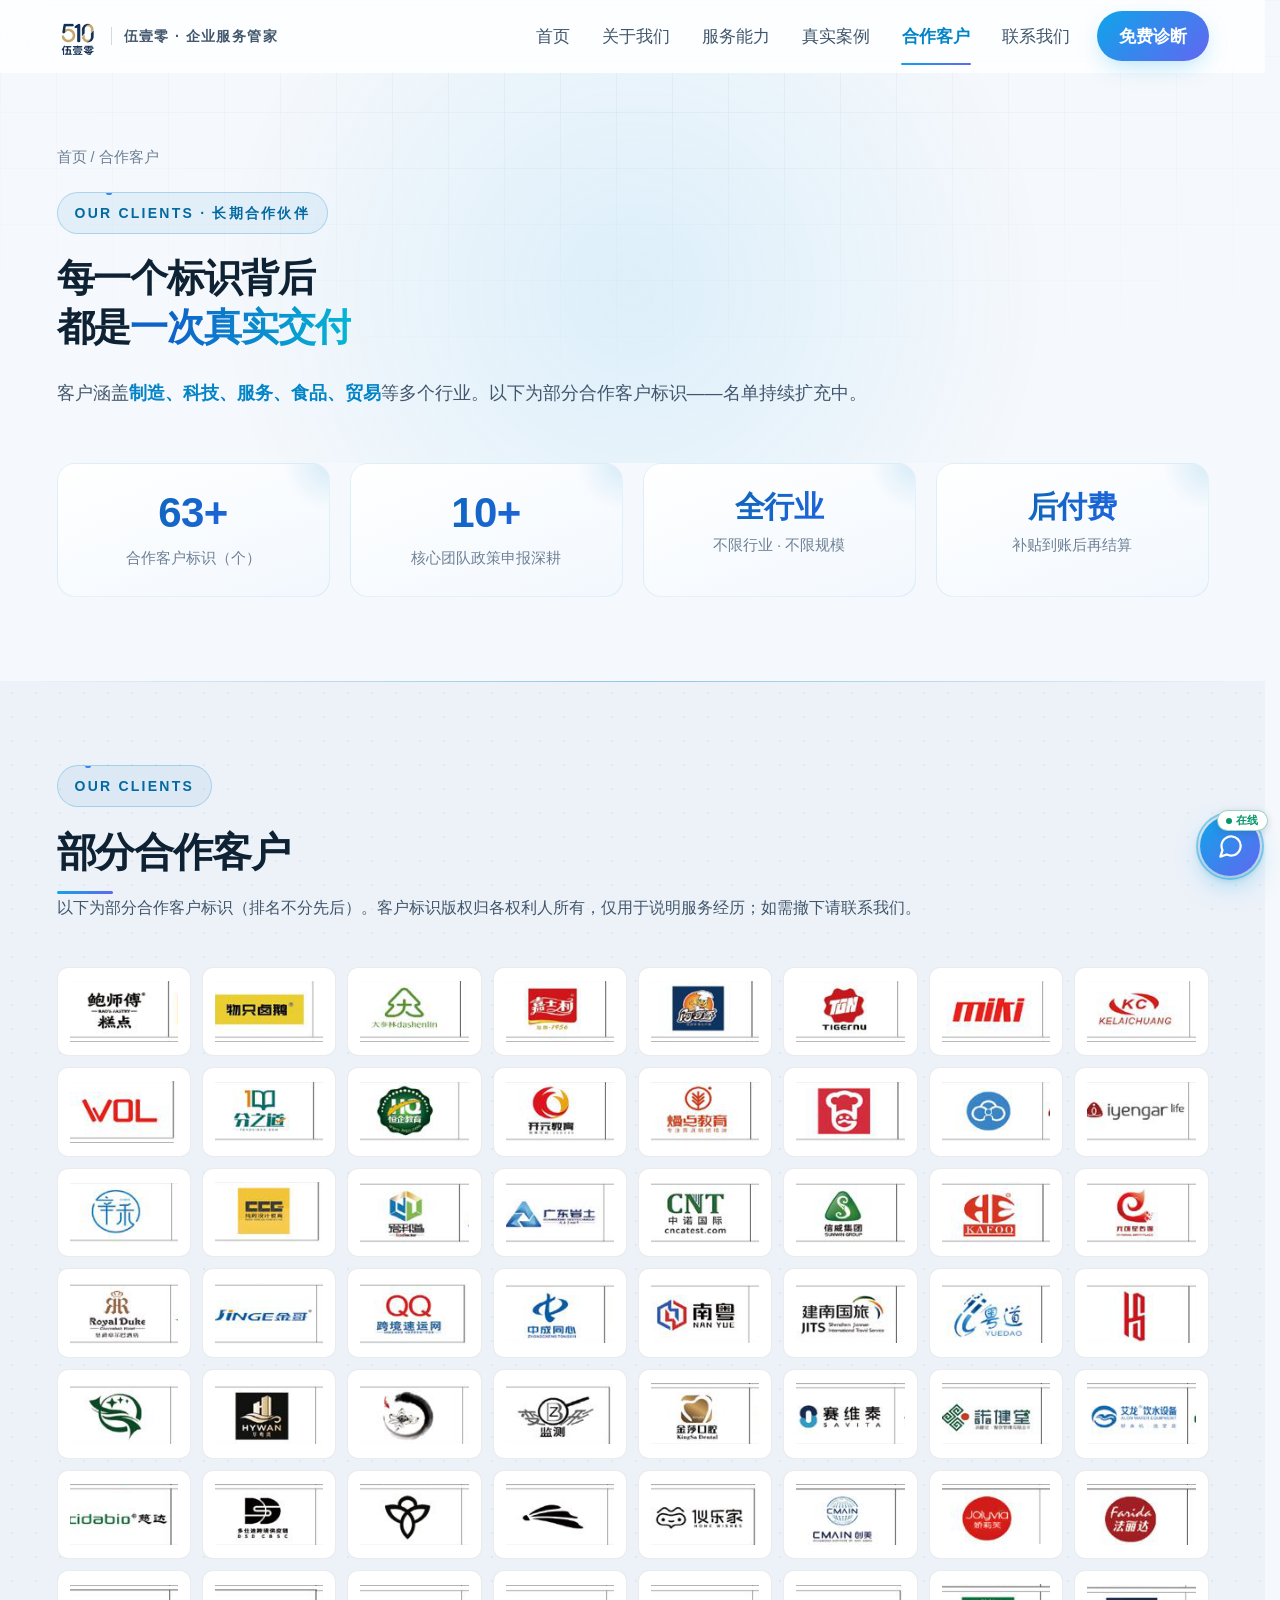
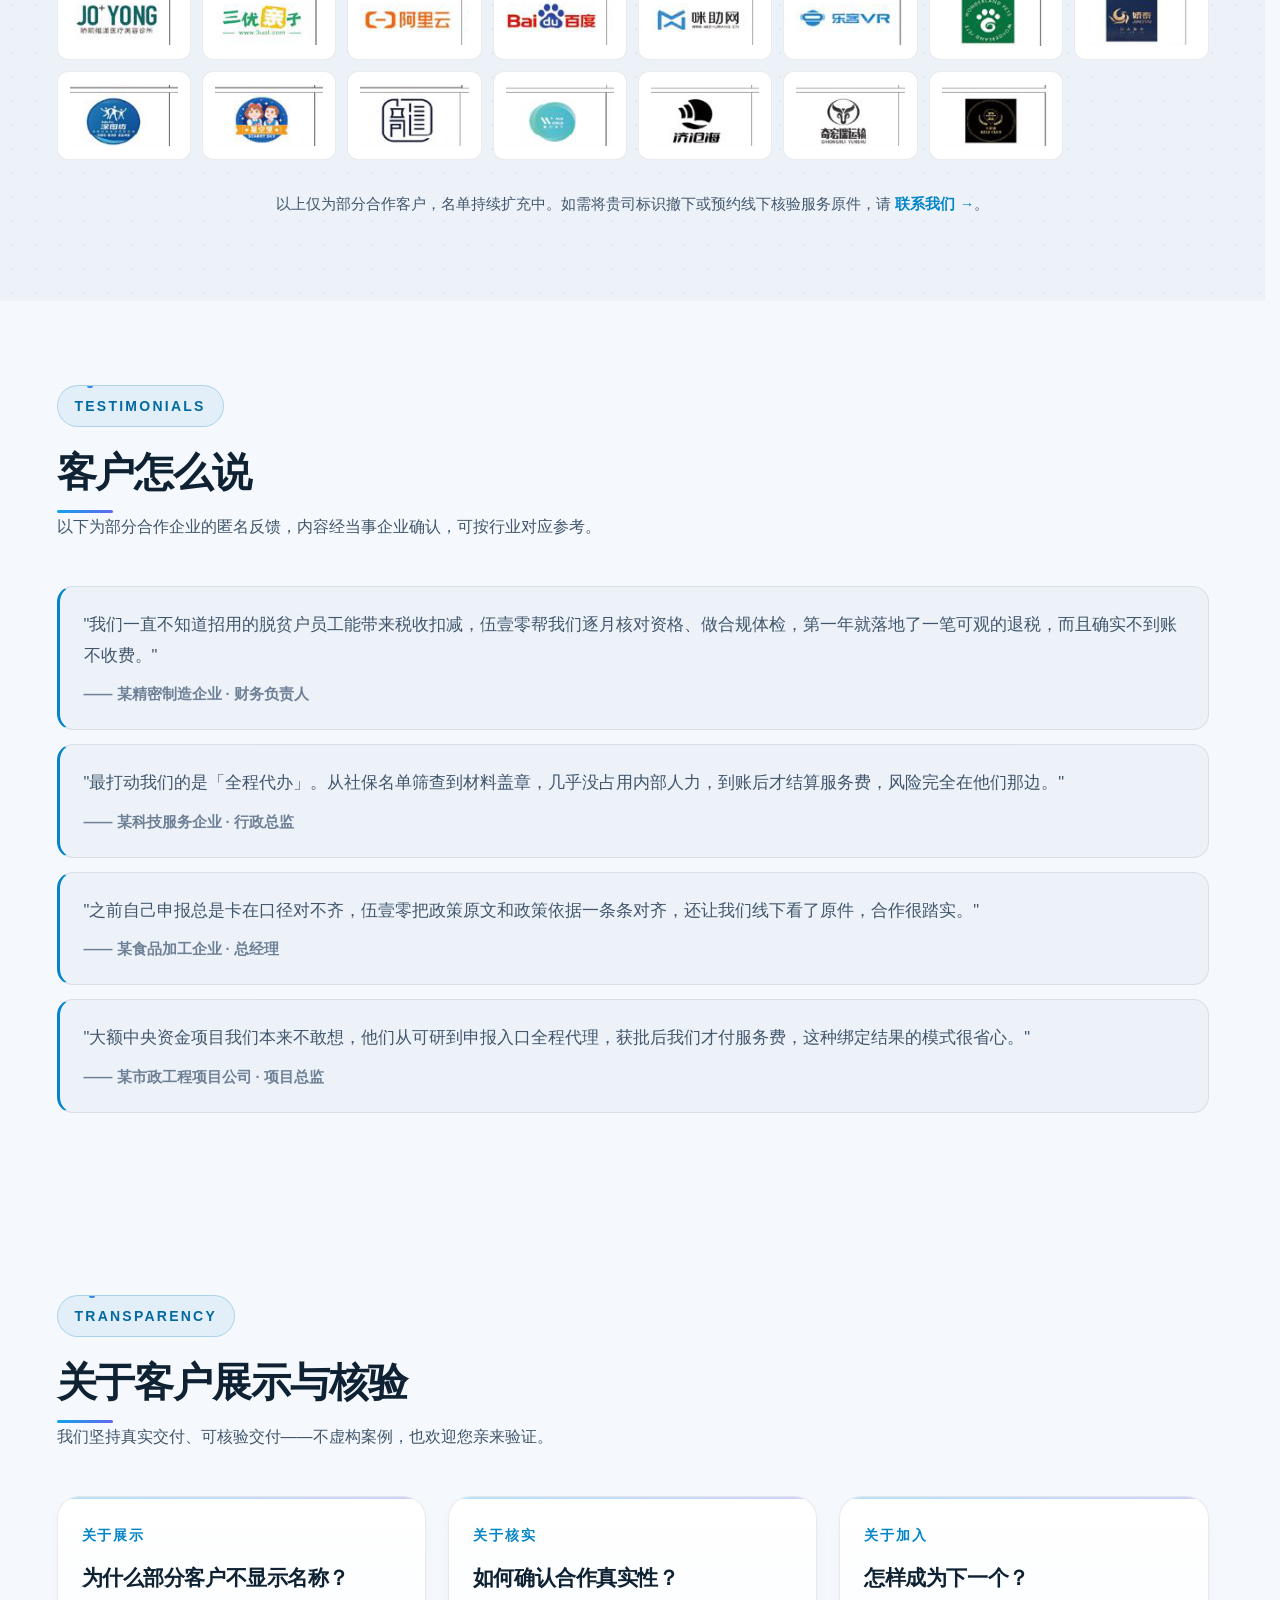
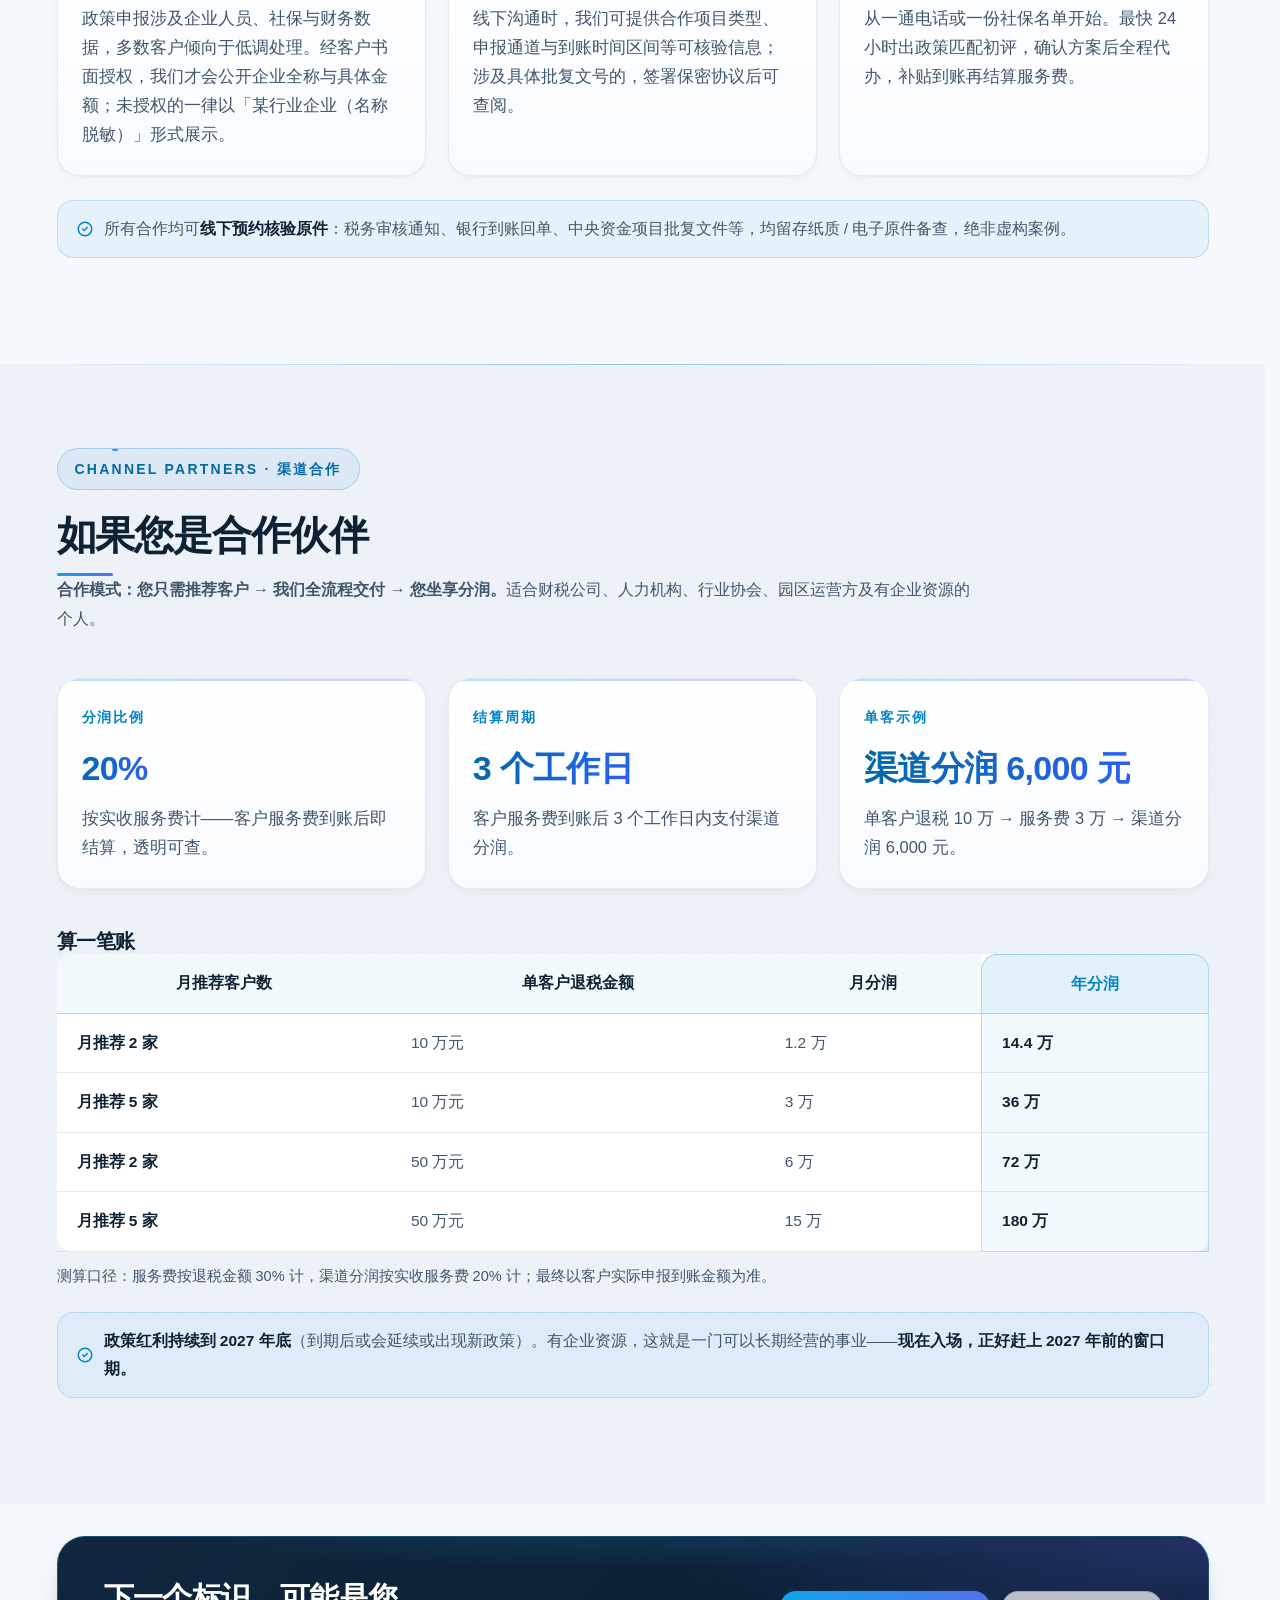
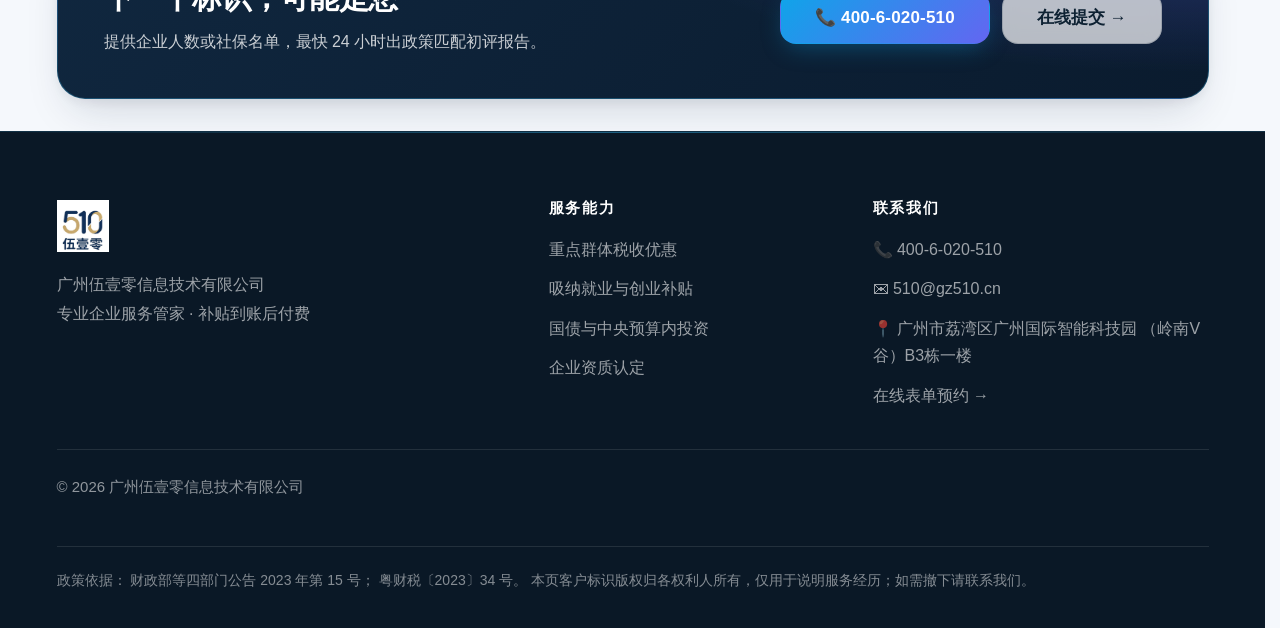
<file: partners.html>
<!DOCTYPE html>
<html lang="zh-CN">
<head>
<meta charset="UTF-8" />
<meta name="viewport" content="width=device-width, initial-scale=1, viewport-fit=cover" />
<title>伍壹零·企业服务管家｜把躺在文件里的政策红利，变成账上的真金白银</title>
<meta name="description" content="核心团队10年+政策申报经验，最快24小时出政策匹配初评｜服务热线 400-6-020-510" />
<meta name="theme-color" content="#F5F8FC" />
<link rel="icon" type="image/png" href="assets/img/logo-510.png" />
<link rel="canonical" href="https://www.gz510.cn/partners.html" />
<!-- ========== 社交分享卡片（Open Graph + Twitter Card）========== -->
<!-- 微信 / QQ / 企业微信爬虫只看 HTML 源码、不执行 JS，故此处必须写死绝对 URL -->
<meta property="og:type" content="website" />
<meta property="og:site_name" content="伍壹零 · 企业服务管家" />
<meta property="og:title" content="伍壹零·企业服务管家｜把躺在文件里的政策红利，变成账上的真金白银" />
<meta property="og:description" content="核心团队10年+政策申报经验，最快24小时出政策匹配初评｜服务热线 400-6-020-510" />
<meta property="og:url" content="https://www.gz510.cn/partners.html" />
<meta property="og:image" content="https://www.gz510.cn/assets/img/og-share-square.png" />
<meta property="og:image:secure_url" content="https://www.gz510.cn/assets/img/og-share-square.png" />
<meta property="og:image:type" content="image/png" />
<meta property="og:image:width" content="500" />
<meta property="og:image:height" content="500" />
<meta property="og:image:alt" content="伍壹零 · 企业服务管家 — 政策申报·财税合规·法律咨询·管理咨询·AI智能系统" />
<meta property="og:locale" content="zh_CN" />
<meta name="twitter:card" content="summary_large_image" />
<meta name="twitter:title" content="伍壹零·企业服务管家｜把躺在文件里的政策红利，变成账上的真金白银" />
<meta name="twitter:description" content="核心团队10年+政策申报经验，最快24小时出政策匹配初评｜服务热线 400-6-020-510" />
<meta name="twitter:image" content="https://www.gz510.cn/assets/img/og-share-square.png" />
<link rel="stylesheet" href="assets/css/style.css" />
</head>
<body>

<header class="topbar" id="topbar">
  <div class="container topbar__inner">
    <a href="index.html" class="brand" aria-label="伍壹零">
      <img src="assets/img/logo-510.png" alt="伍壹零 logo" />
      <div class="brand__sub">伍壹零 · 企业服务管家</div>
    </a>
    <nav class="nav" aria-label="主导航">
      <a href="index.html">首页</a>
      <a href="about.html">关于我们</a>
      <a href="services.html">服务能力</a>
      <a href="cases.html">真实案例</a>
      <a href="partners.html">合作客户</a>
      <a href="contact.html">联系我们</a>
      <a href="tel:4006020510" class="nav__cta">免费诊断</a>
    </nav>
    <button class="burger" id="burger" aria-label="打开菜单" aria-expanded="false" aria-controls="navDrawer">
      <span></span><span></span><span></span>
    </button>
  </div>
  <nav class="nav-drawer" id="navDrawer" aria-label="移动端导航">
    <a href="index.html">首页</a>
    <a href="about.html">关于我们</a>
    <a href="services.html">服务能力</a>
    <a href="cases.html">真实案例</a>
    <a href="partners.html">合作客户</a>
    <a href="contact.html">联系我们</a>
    <a href="tel:4006020510" class="nav__cta">免费诊断</a>
  </nav>
</header>

<!-- Page Hero -->
<section class="page-hero">
  <div class="container">
    <div class="page-hero__inner reveal">
      <div class="crumbs"><a href="index.html">首页</a> / 合作客户</div>
      <span class="tag">OUR CLIENTS · 长期合作伙伴</span>
      <h1 class="h1">每一个标识背后<br/>都是<span class="gradient-text">一次真实交付</span></h1>
      <p class="lead">客户涵盖<strong class="text-accent">制造、科技、服务、食品、贸易</strong>等多个行业。以下为部分合作客户标识——名单持续扩充中。</p>
    </div>
  </div>
</section>

<!-- 概览 -->
<section class="section" style="padding-top:0">
  <div class="container">
    <div class="stat-row reveal">
      <div class="stat"><div class="stat__num"><span data-count="63" data-suffix="+">0</span></div><div class="stat__label">合作客户标识（个）</div></div>
      <div class="stat"><div class="stat__num"><span data-count="10" data-suffix="+">0</span></div><div class="stat__label">核心团队政策申报深耕</div></div>
      <div class="stat"><div class="stat__num" style="font-size:30px">全行业</div><div class="stat__label">不限行业 · 不限规模</div></div>
      <div class="stat"><div class="stat__num" style="font-size:30px">后付费</div><div class="stat__label">补贴到账后再结算</div></div>
    </div>
  </div>
</section>

<!-- 合作墙（手动维护版） -->
<section class="section section--soft">
  <div class="container">
    <header class="section__head reveal">
      <span class="tag">OUR CLIENTS</span>
      <h2 class="h2 section__title">部分合作客户</h2>
      <p class="text-soft">以下为部分合作客户标识（排名不分先后）。客户标识版权归各权利人所有，仅用于说明服务经历；如需撤下请联系我们。</p>
    </header>

    <!-- 合作客户 LOGO 墙：63 家客户标识，网格自适应，悬停高亮 -->
    <div class="partner-grid reveal" aria-label="合作客户标识墙">
      <img src="assets/img/partners/logo-01.png" alt="合作客户标识 01" loading="lazy" />
      <img src="assets/img/partners/logo-02.png" alt="合作客户标识 02" loading="lazy" />
      <img src="assets/img/partners/logo-03.png" alt="合作客户标识 03" loading="lazy" />
      <img src="assets/img/partners/logo-04.png" alt="合作客户标识 04" loading="lazy" />
      <img src="assets/img/partners/logo-05.png" alt="合作客户标识 05" loading="lazy" />
      <img src="assets/img/partners/logo-06.png" alt="合作客户标识 06" loading="lazy" />
      <img src="assets/img/partners/logo-07.png" alt="合作客户标识 07" loading="lazy" />
      <img src="assets/img/partners/logo-08.png" alt="合作客户标识 08" loading="lazy" />
      <img src="assets/img/partners/logo-09.png" alt="合作客户标识 09" loading="lazy" />
      <img src="assets/img/partners/logo-10.png" alt="合作客户标识 10" loading="lazy" />
      <img src="assets/img/partners/logo-11.png" alt="合作客户标识 11" loading="lazy" />
      <img src="assets/img/partners/logo-12.png" alt="合作客户标识 12" loading="lazy" />
      <img src="assets/img/partners/logo-13.png" alt="合作客户标识 13" loading="lazy" />
      <img src="assets/img/partners/logo-14.png" alt="合作客户标识 14" loading="lazy" />
      <img src="assets/img/partners/logo-15.png" alt="合作客户标识 15" loading="lazy" />
      <img src="assets/img/partners/logo-16.png" alt="合作客户标识 16" loading="lazy" />
      <img src="assets/img/partners/logo-17.png" alt="合作客户标识 17" loading="lazy" />
      <img src="assets/img/partners/logo-18.png" alt="合作客户标识 18" loading="lazy" />
      <img src="assets/img/partners/logo-19.png" alt="合作客户标识 19" loading="lazy" />
      <img src="assets/img/partners/logo-20.png" alt="合作客户标识 20" loading="lazy" />
      <img src="assets/img/partners/logo-21.png" alt="合作客户标识 21" loading="lazy" />
      <img src="assets/img/partners/logo-22.png" alt="合作客户标识 22" loading="lazy" />
      <img src="assets/img/partners/logo-23.png" alt="合作客户标识 23" loading="lazy" />
      <img src="assets/img/partners/logo-24.png" alt="合作客户标识 24" loading="lazy" />
      <img src="assets/img/partners/logo-25.png" alt="合作客户标识 25" loading="lazy" />
      <img src="assets/img/partners/logo-26.png" alt="合作客户标识 26" loading="lazy" />
      <img src="assets/img/partners/logo-27.png" alt="合作客户标识 27" loading="lazy" />
      <img src="assets/img/partners/logo-28.png" alt="合作客户标识 28" loading="lazy" />
      <img src="assets/img/partners/logo-29.png" alt="合作客户标识 29" loading="lazy" />
      <img src="assets/img/partners/logo-30.png" alt="合作客户标识 30" loading="lazy" />
      <img src="assets/img/partners/logo-31.png" alt="合作客户标识 31" loading="lazy" />
      <img src="assets/img/partners/logo-32.png" alt="合作客户标识 32" loading="lazy" />
      <img src="assets/img/partners/logo-33.png" alt="合作客户标识 33" loading="lazy" />
      <img src="assets/img/partners/logo-34.png" alt="合作客户标识 34" loading="lazy" />
      <img src="assets/img/partners/logo-35.png" alt="合作客户标识 35" loading="lazy" />
      <img src="assets/img/partners/logo-36.png" alt="合作客户标识 36" loading="lazy" />
      <img src="assets/img/partners/logo-37.png" alt="合作客户标识 37" loading="lazy" />
      <img src="assets/img/partners/logo-38.png" alt="合作客户标识 38" loading="lazy" />
      <img src="assets/img/partners/logo-39.png" alt="合作客户标识 39" loading="lazy" />
      <img src="assets/img/partners/logo-40.png" alt="合作客户标识 40" loading="lazy" />
      <img src="assets/img/partners/logo-41.png" alt="合作客户标识 41" loading="lazy" />
      <img src="assets/img/partners/logo-42.png" alt="合作客户标识 42" loading="lazy" />
      <img src="assets/img/partners/logo-43.png" alt="合作客户标识 43" loading="lazy" />
      <img src="assets/img/partners/logo-44.png" alt="合作客户标识 44" loading="lazy" />
      <img src="assets/img/partners/logo-45.png" alt="合作客户标识 45" loading="lazy" />
      <img src="assets/img/partners/logo-46.png" alt="合作客户标识 46" loading="lazy" />
      <img src="assets/img/partners/logo-47.png" alt="合作客户标识 47" loading="lazy" />
      <img src="assets/img/partners/logo-48.png" alt="合作客户标识 48" loading="lazy" />
      <img src="assets/img/partners/logo-49.png" alt="合作客户标识 49" loading="lazy" />
      <img src="assets/img/partners/logo-50.png" alt="合作客户标识 50" loading="lazy" />
      <img src="assets/img/partners/logo-51.png" alt="合作客户标识 51" loading="lazy" />
      <img src="assets/img/partners/logo-52.png" alt="合作客户标识 52" loading="lazy" />
      <img src="assets/img/partners/logo-53.png" alt="合作客户标识 53" loading="lazy" />
      <img src="assets/img/partners/logo-54.png" alt="合作客户标识 54" loading="lazy" />
      <img src="assets/img/partners/logo-55.png" alt="合作客户标识 55" loading="lazy" />
      <img src="assets/img/partners/logo-56.png" alt="合作客户标识 56" loading="lazy" />
      <img src="assets/img/partners/logo-57.png" alt="合作客户标识 57" loading="lazy" />
      <img src="assets/img/partners/logo-58.png" alt="合作客户标识 58" loading="lazy" />
      <img src="assets/img/partners/logo-59.png" alt="合作客户标识 59" loading="lazy" />
      <img src="assets/img/partners/logo-60.png" alt="合作客户标识 60" loading="lazy" />
      <img src="assets/img/partners/logo-61.png" alt="合作客户标识 61" loading="lazy" />
      <img src="assets/img/partners/logo-62.png" alt="合作客户标识 62" loading="lazy" />
      <img src="assets/img/partners/logo-63.png" alt="合作客户标识 63" loading="lazy" />
    </div>

    <p class="text-muted text-center" style="margin-top:32px">
      以上仅为部分合作客户，名单持续扩充中。如需将贵司标识撤下或预约线下核验服务原件，请
      <a href="contact.html" class="link-arrow">联系我们</a>。
    </p>
  </div>
</section>

<!-- 客户证言（可匿名） -->
<section class="section">
  <div class="container">
    <header class="section__head reveal">
      <span class="tag">TESTIMONIALS</span>
      <h2 class="h2 section__title">客户怎么说</h2>
      <p class="text-soft">以下为部分合作企业的匿名反馈，内容经当事企业确认，可按行业对应参考。</p>
    </header>
    <div class="reveal">
      <!-- 修改意图：新增 4 条可匿名客户证言，强化「真实交付」信任状 -->
      <div class="testimonial">
        <p class="testimonial__quote">"我们一直不知道招用的脱贫户员工能带来税收扣减，伍壹零帮我们逐月核对资格、做合规体检，第一年就落地了一笔可观的退税，而且确实不到账不收费。"</p>
        <div class="testimonial__by">—— 某精密制造企业 · 财务负责人</div>
      </div>
      <div class="testimonial">
        <p class="testimonial__quote">"最打动我们的是「全程代办」。从社保名单筛查到材料盖章，几乎没占用内部人力，到账后才结算服务费，风险完全在他们那边。"</p>
        <div class="testimonial__by">—— 某科技服务企业 · 行政总监</div>
      </div>
      <div class="testimonial">
        <p class="testimonial__quote">"之前自己申报总是卡在口径对不齐，伍壹零把政策原文和政策依据一条条对齐，还让我们线下看了原件，合作很踏实。"</p>
        <div class="testimonial__by">—— 某食品加工企业 · 总经理</div>
      </div>
      <div class="testimonial">
        <p class="testimonial__quote">"大额中央资金项目我们本来不敢想，他们从可研到申报入口全程代理，获批后我们才付服务费，这种绑定结果的模式很省心。"</p>
        <div class="testimonial__by">—— 某市政工程项目公司 · 项目总监</div>
      </div>
    </div>
  </div>
</section>

<!-- 关于客户展示与核验（整合「为什么没有名称」+「如何核实」，并明确线下可核验原件） -->
<section class="section">
  <div class="container">
    <header class="section__head reveal">
      <span class="tag">TRANSPARENCY</span>
      <h2 class="h2 section__title">关于客户展示与核验</h2>
      <p class="text-soft">我们坚持真实交付、可核验交付——不虚构案例，也欢迎您亲来验证。</p>
    </header>
    <div class="grid grid--3">
      <article class="card reveal">
        <div class="card-num">关于展示</div>
        <h3 class="card-title">为什么部分客户不显示名称？</h3>
        <p class="card-text">政策申报涉及企业人员、社保与财务数据，多数客户倾向于低调处理。经客户书面授权，我们才会公开企业全称与具体金额；未授权的一律以「某行业企业（名称脱敏）」形式展示。</p>
      </article>
      <article class="card reveal">
        <div class="card-num">关于核实</div>
        <h3 class="card-title">如何确认合作真实性？</h3>
        <p class="card-text">线下沟通时，我们可提供合作项目类型、申报通道与到账时间区间等可核验信息；涉及具体批复文号的，签署保密协议后可查阅。</p>
      </article>
      <article class="card reveal">
        <div class="card-num">关于加入</div>
        <h3 class="card-title">怎样成为下一个？</h3>
        <p class="card-text">从一通电话或一份社保名单开始。最快 24 小时出政策匹配初评，确认方案后全程代办，补贴到账再结算服务费。</p>
      </article>
    </div>
    <!-- 修改意图：整合说明并明确「线下可核验原件」，降低访客对案例真实性的疑虑 -->
    <div class="note-bar" style="margin-top:24px">
      <svg width="18" height="18" viewBox="0 0 24 24" fill="none" stroke="currentColor" stroke-width="2" stroke-linecap="round" stroke-linejoin="round"><path d="M9 12l2 2 4-4"/><circle cx="12" cy="12" r="9"/></svg>
      <span>所有合作均可<strong>线下预约核验原件</strong>：税务审核通知、银行到账回单、中央资金项目批复文件等，均留存纸质 / 电子原件备查，绝非虚构案例。</span>
    </div>
  </div>
</section>

<!-- ============== 如果您是合作伙伴（渠道合作分润） ============== -->
<section class="section section--soft" id="partner-join">
  <div class="container">
    <header class="section__head reveal">
      <span class="tag">CHANNEL PARTNERS · 渠道合作</span>
      <h2 class="h2 section__title">如果您是合作伙伴</h2>
      <p class="text-soft"><strong>合作模式：您只需推荐客户 → 我们全流程交付 → 您坐享分润。</strong>适合财税公司、人力机构、行业协会、园区运营方及有企业资源的个人。</p>
    </header>

    <div class="grid grid--3 reveal">
      <article class="card">
        <div class="card-num">分润比例</div>
        <h3 class="card-title" style="font-size:34px"><span class="gradient-text">20%</span></h3>
        <p class="card-text">按实收服务费计——客户服务费到账后即结算，透明可查。</p>
      </article>
      <article class="card">
        <div class="card-num">结算周期</div>
        <h3 class="card-title" style="font-size:34px"><span class="gradient-text">3 个工作日</span></h3>
        <p class="card-text">客户服务费到账后 3 个工作日内支付渠道分润。</p>
      </article>
      <article class="card">
        <div class="card-num">单客示例</div>
        <h3 class="card-title" style="font-size:34px"><span class="gradient-text">渠道分润 6,000 元</span></h3>
        <p class="card-text">单客户退税 10 万 → 服务费 3 万 → 渠道分润 6,000 元。</p>
      </article>
    </div>

    <h3 class="h3 reveal" style="margin-top:40px">算一笔账</h3>
    <div class="reveal" style="overflow-x:auto">
      <table class="compare">
        <thead><tr>
          <th>月推荐客户数</th>
          <th>单客户退税金额</th>
          <th>月分润</th>
          <th class="hl">年分润</th>
        </tr></thead>
        <tbody>
          <tr><td>月推荐 2 家</td><td data-label="单客户退税金额">10 万元</td><td data-label="月分润">1.2 万</td><td class="hl" data-label="年分润"><strong>14.4 万</strong></td></tr>
          <tr><td>月推荐 5 家</td><td data-label="单客户退税金额">10 万元</td><td data-label="月分润">3 万</td><td class="hl" data-label="年分润"><strong>36 万</strong></td></tr>
          <tr><td>月推荐 2 家</td><td data-label="单客户退税金额">50 万元</td><td data-label="月分润">6 万</td><td class="hl" data-label="年分润"><strong>72 万</strong></td></tr>
          <tr><td>月推荐 5 家</td><td data-label="单客户退税金额">50 万元</td><td data-label="月分润">15 万</td><td class="hl" data-label="年分润"><strong>180 万</strong></td></tr>
        </tbody>
      </table>
    </div>
    <p class="text-muted reveal" style="font-size:14.5px;margin-top:12px">测算口径：服务费按退税金额 30% 计，渠道分润按实收服务费 20% 计；最终以客户实际申报到账金额为准。</p>

    <div class="note-bar reveal" style="margin-top:24px">
      <svg width="18" height="18" viewBox="0 0 24 24" fill="none" stroke="currentColor" stroke-width="2" stroke-linecap="round" stroke-linejoin="round"><path d="M9 12l2 2 4-4"/><circle cx="12" cy="12" r="9"/></svg>
      <span><strong>政策红利持续到 2027 年底</strong>（到期后或会延续或出现新政策）。有企业资源，这就是一门可以长期经营的事业——<strong>现在入场，正好赶上 2027 年前的窗口期。</strong></span>
    </div>
  </div>
</section>

<!-- CTA -->
<section class="section" style="padding:32px 0">
  <div class="container">
    <div class="cta-banner reveal">
      <div class="cta-banner__text">
        <h3>下一个标识，可能是您</h3>
        <p>提供企业人数或社保名单，最快 24 小时出政策匹配初评报告。</p>
      </div>
      <div class="cta-banner__actions">
        <a href="tel:4006020510" class="btn btn--primary btn--lg btn-tel">📞 400-6-020-510</a>
        <a href="contact.html" class="btn btn--ghost btn--lg">在线提交 →</a>
      </div>
    </div>
  </div>
</section>

<footer class="footer">
  <div class="container">
    <div class="footer__grid">
      <div class="footer__brand">
        <img src="assets/img/logo-510_2.jpg" alt="伍壹零" />
        <p>广州伍壹零信息技术有限公司<br/>专业企业服务管家 · 补贴到账后付费</p>
      </div>
      <div class="footer__col">
        <h4>服务能力</h4>
        <ul>
          <li><a href="services.html#tax">重点群体税收优惠</a></li>
          <li><a href="services.html#employ">吸纳就业与创业补贴</a></li>
          <li><a href="services.html#big">国债与中央预算内投资</a></li>
          <li><a href="services.html#qualification">企业资质认定</a></li>
        </ul>
      </div>
      <div class="footer__col">
        <h4>联系我们</h4>
        <ul>
          <li>📞 400-6-020-510</li>
          <li> ✉  510@gz510.cn</li>
          <li>📍 广州市荔湾区广州国际智能科技园 （岭南V谷）B3栋一楼</li>
          <li><a href="contact.html">在线表单预约 →</a></li>
        </ul>
      </div>
    </div>
    <div class="footer__bottom">
      <div>© <span id="year">2026</span> 广州伍壹零信息技术有限公司</div>
     
    </div>
    <p class="footer__law">
      政策依据：
      财政部等四部门公告 2023 年第 15 号；
      粤财税〔2023〕34 号。
      本页客户标识版权归各权利人所有，仅用于说明服务经历；如需撤下请联系我们。
    </p>
  </div>
</footer>

<dialog class="lightbox" id="lightbox" aria-label="案例大图">
  <div class="lightbox__inner">
    <button class="lightbox__close" id="lightboxClose" type="button" formmethod="dialog" aria-label="关闭" title="关闭">
      <svg viewBox="0 0 24 24" width="22" height="22" fill="none" stroke="currentColor" stroke-width="2.4" stroke-linecap="round"><path d="M6 6l12 12M18 6L6 18"/></svg>
    </button>
    <img id="lightboxImg" alt="" />
    <p id="lightboxCap"></p>
  </div>
</dialog>

<!-- 客户列表已恢复为 .partner-grid LOGO 墙（63 家，HTML 写死，直接增删 <img> 即可维护） -->
<script src="assets/js/main.js" defer></script>
<script src="assets/js/kefu.js" defer></script>
</body>
</html>
</file>
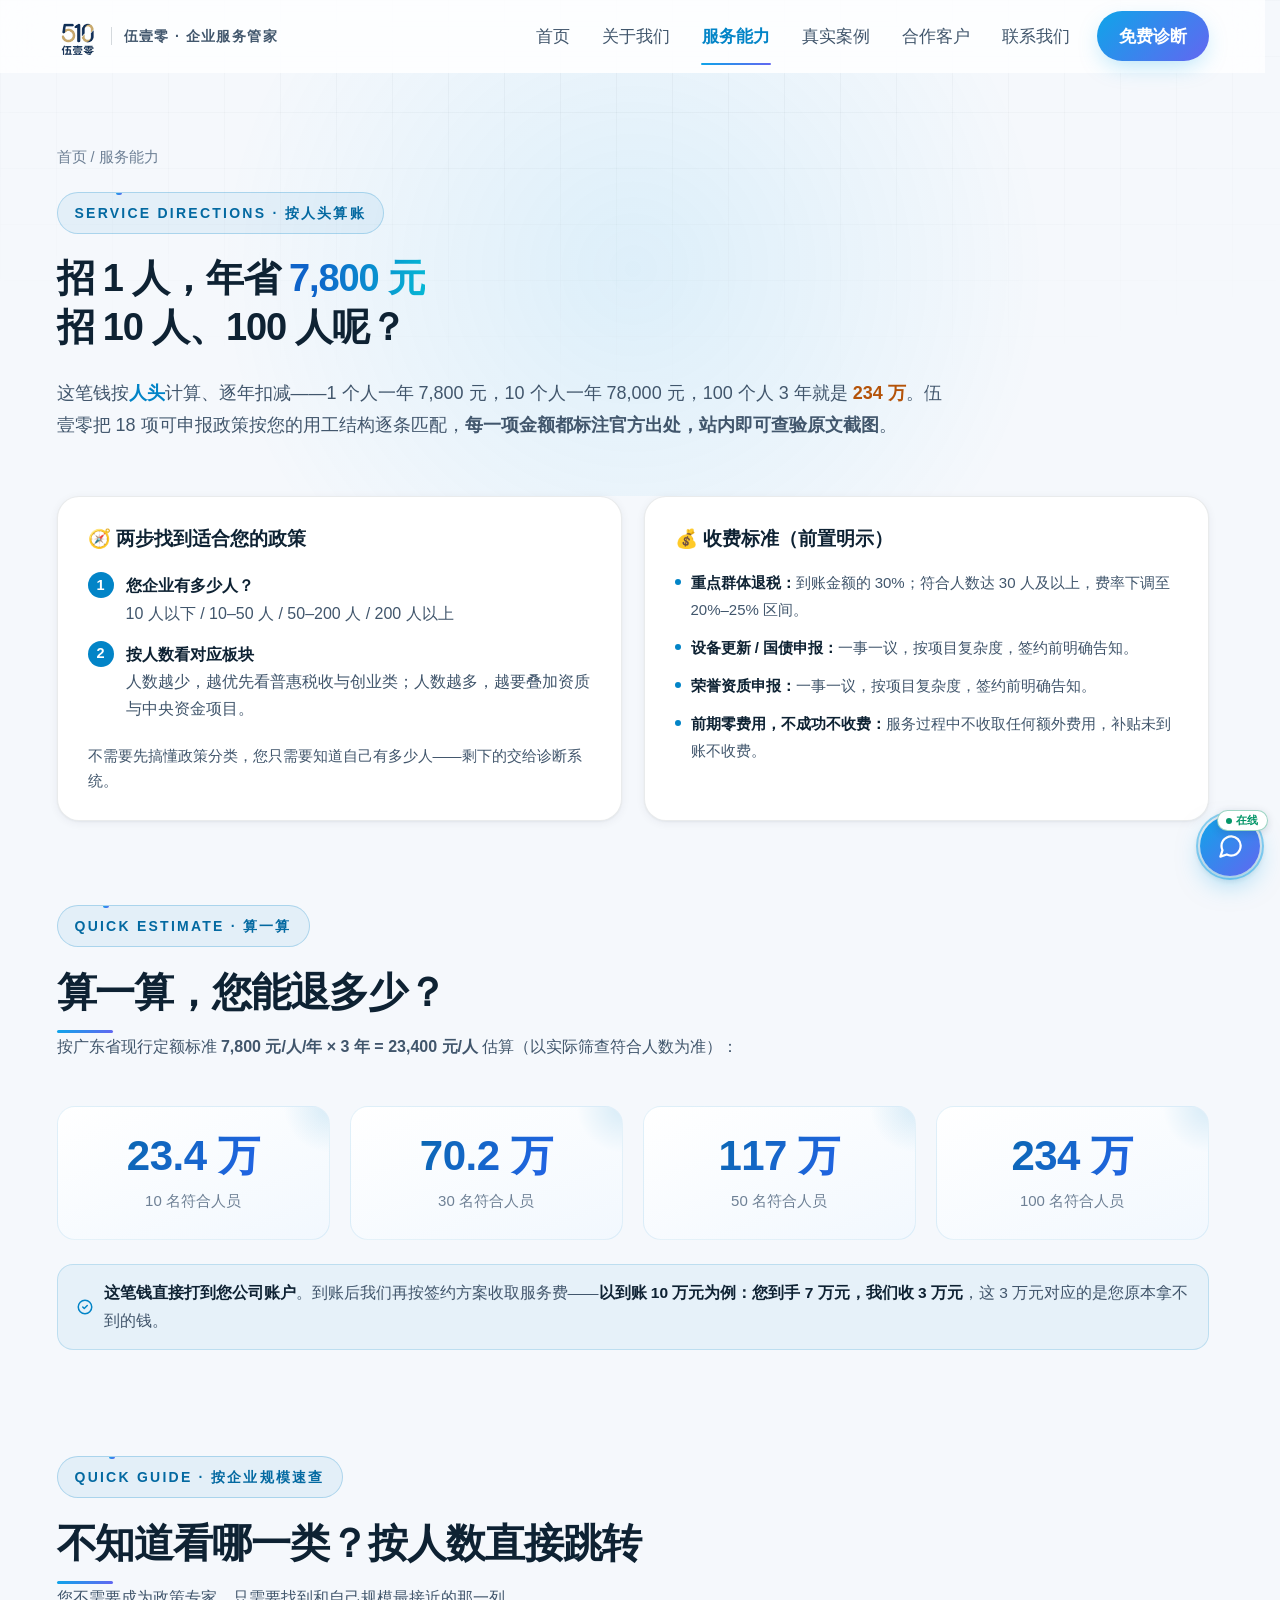
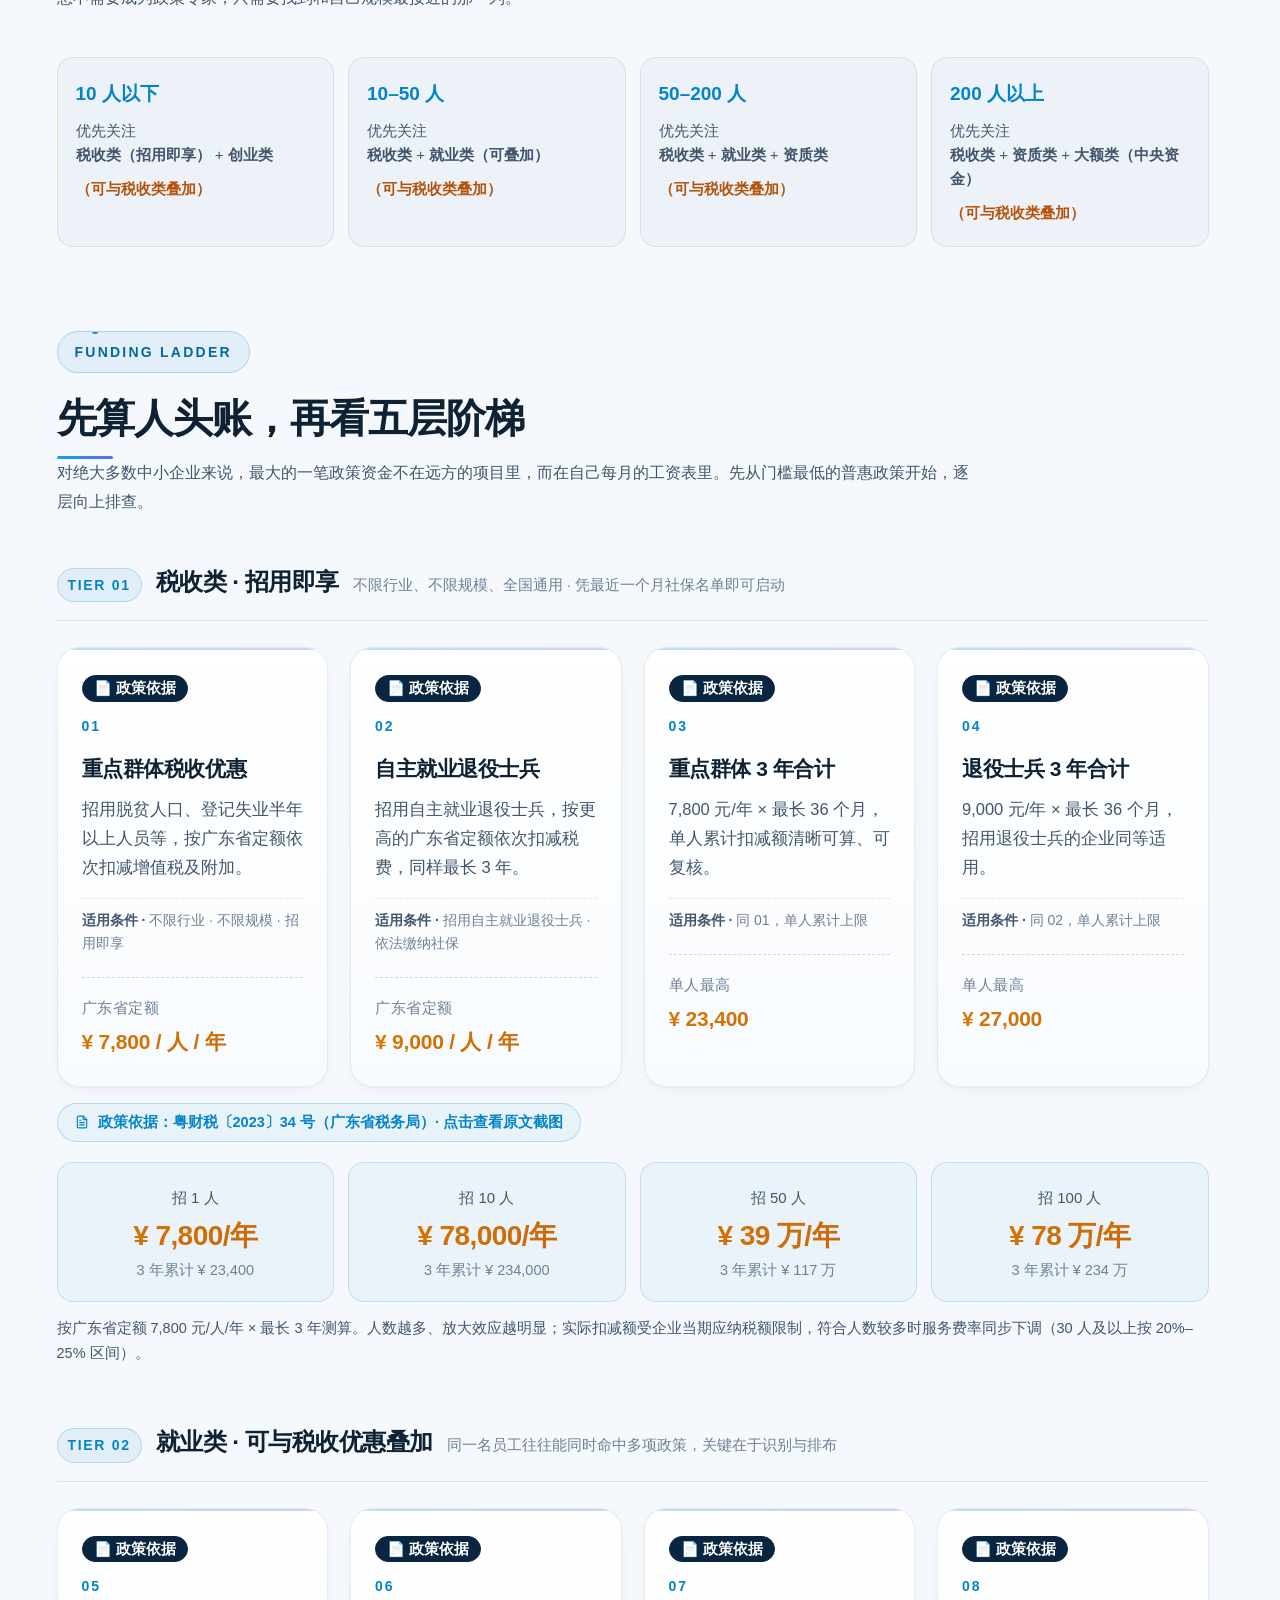
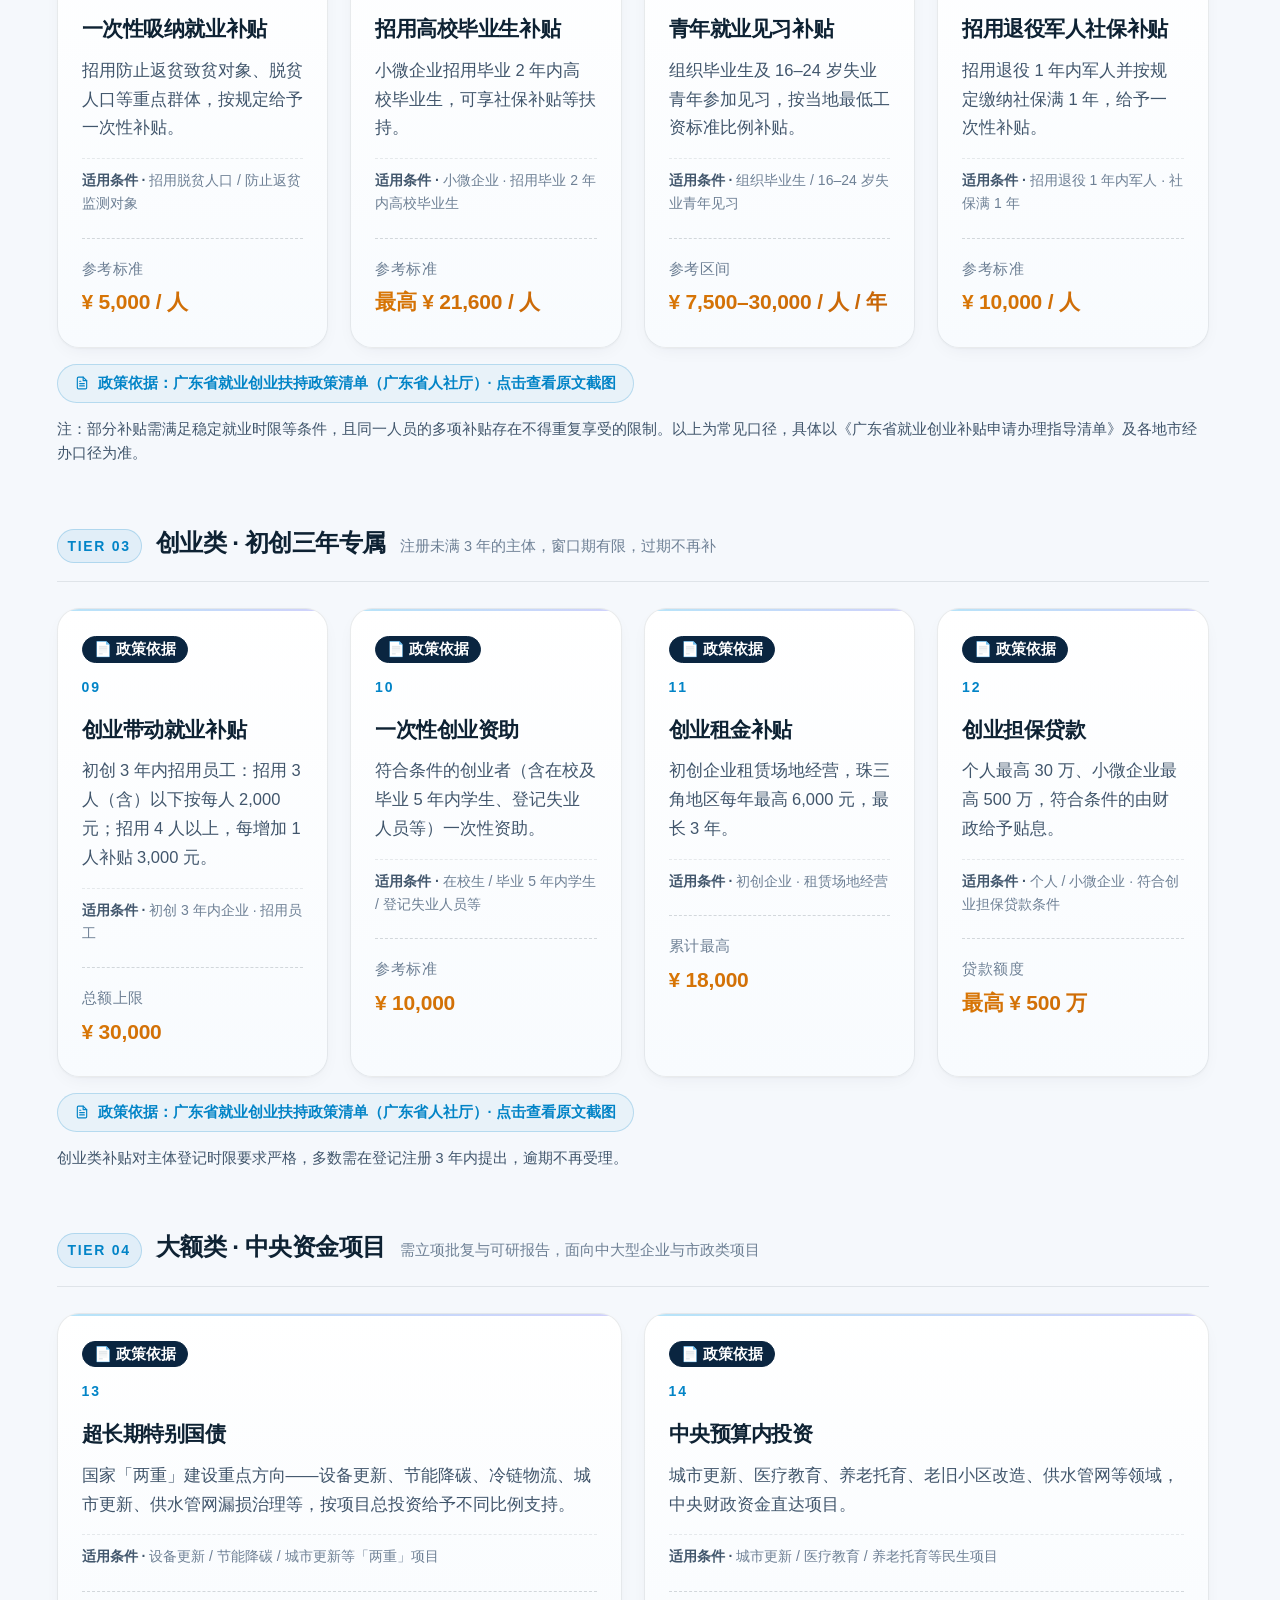
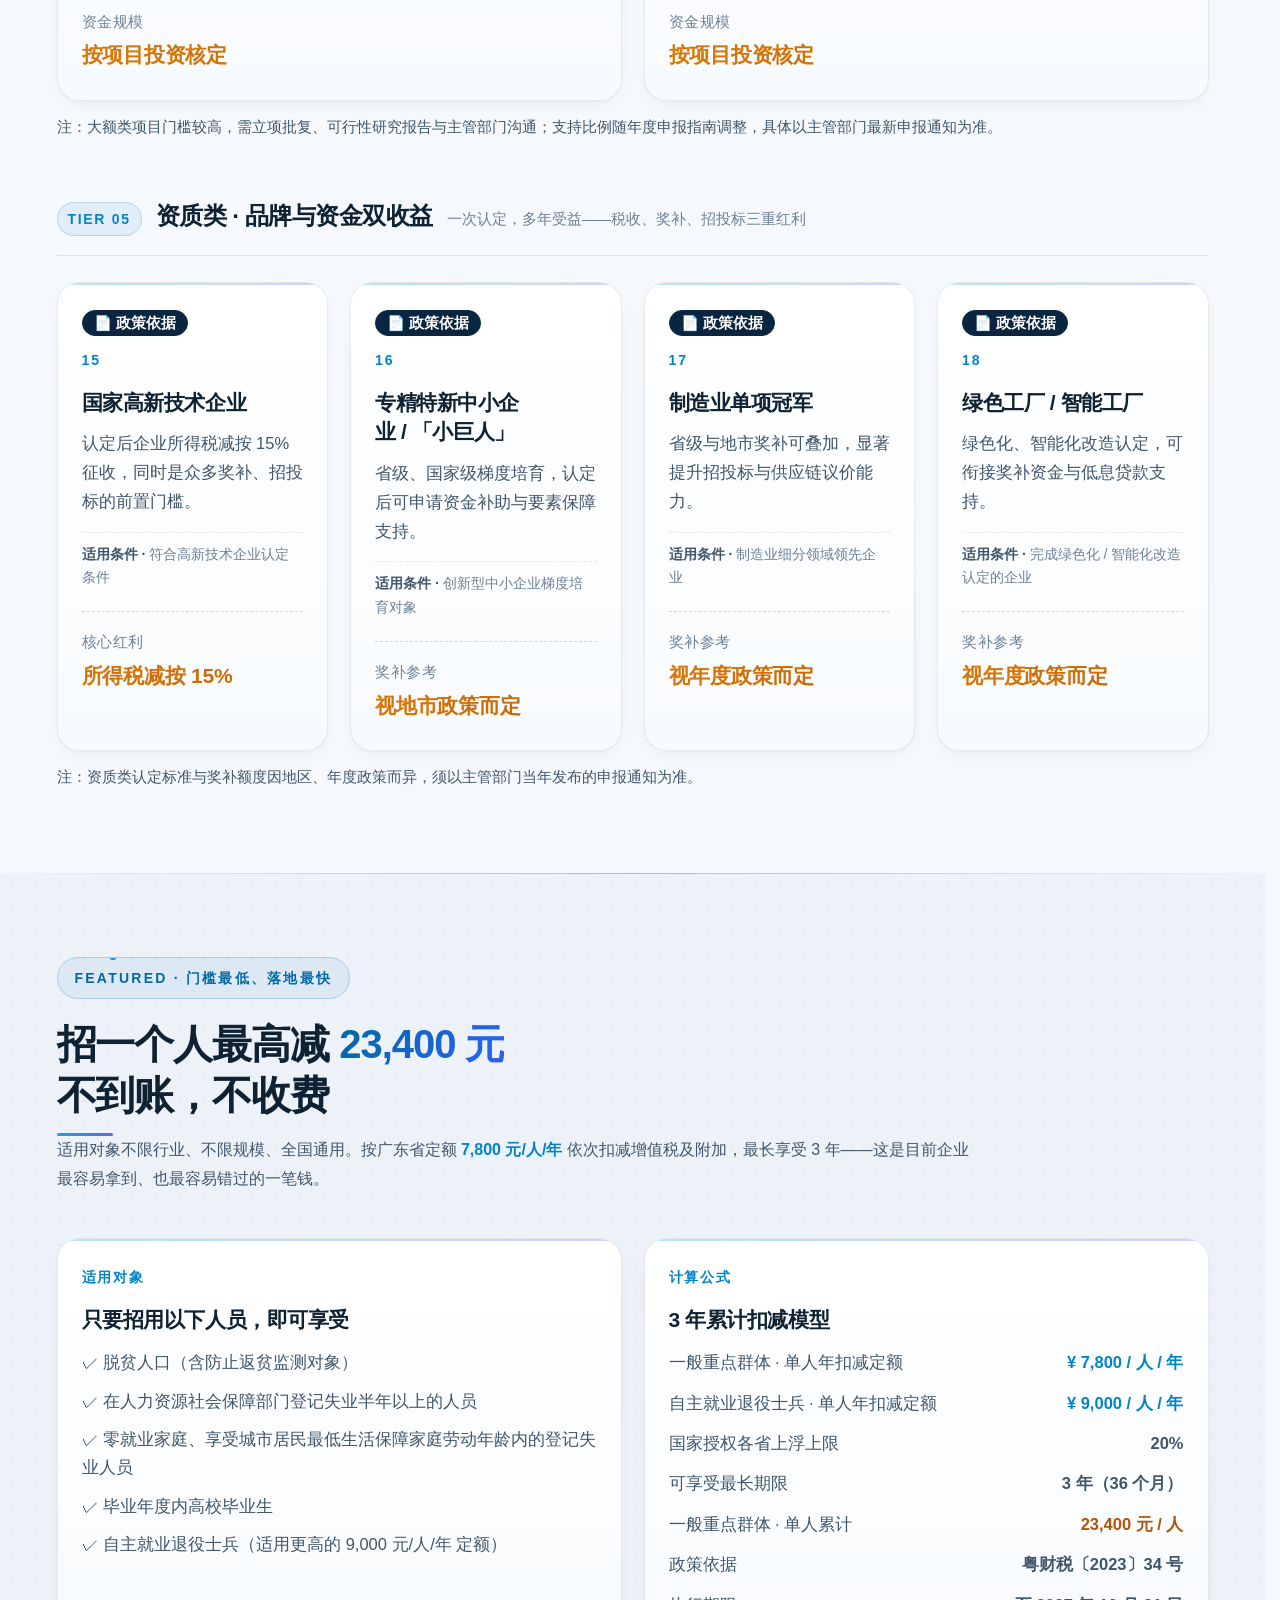
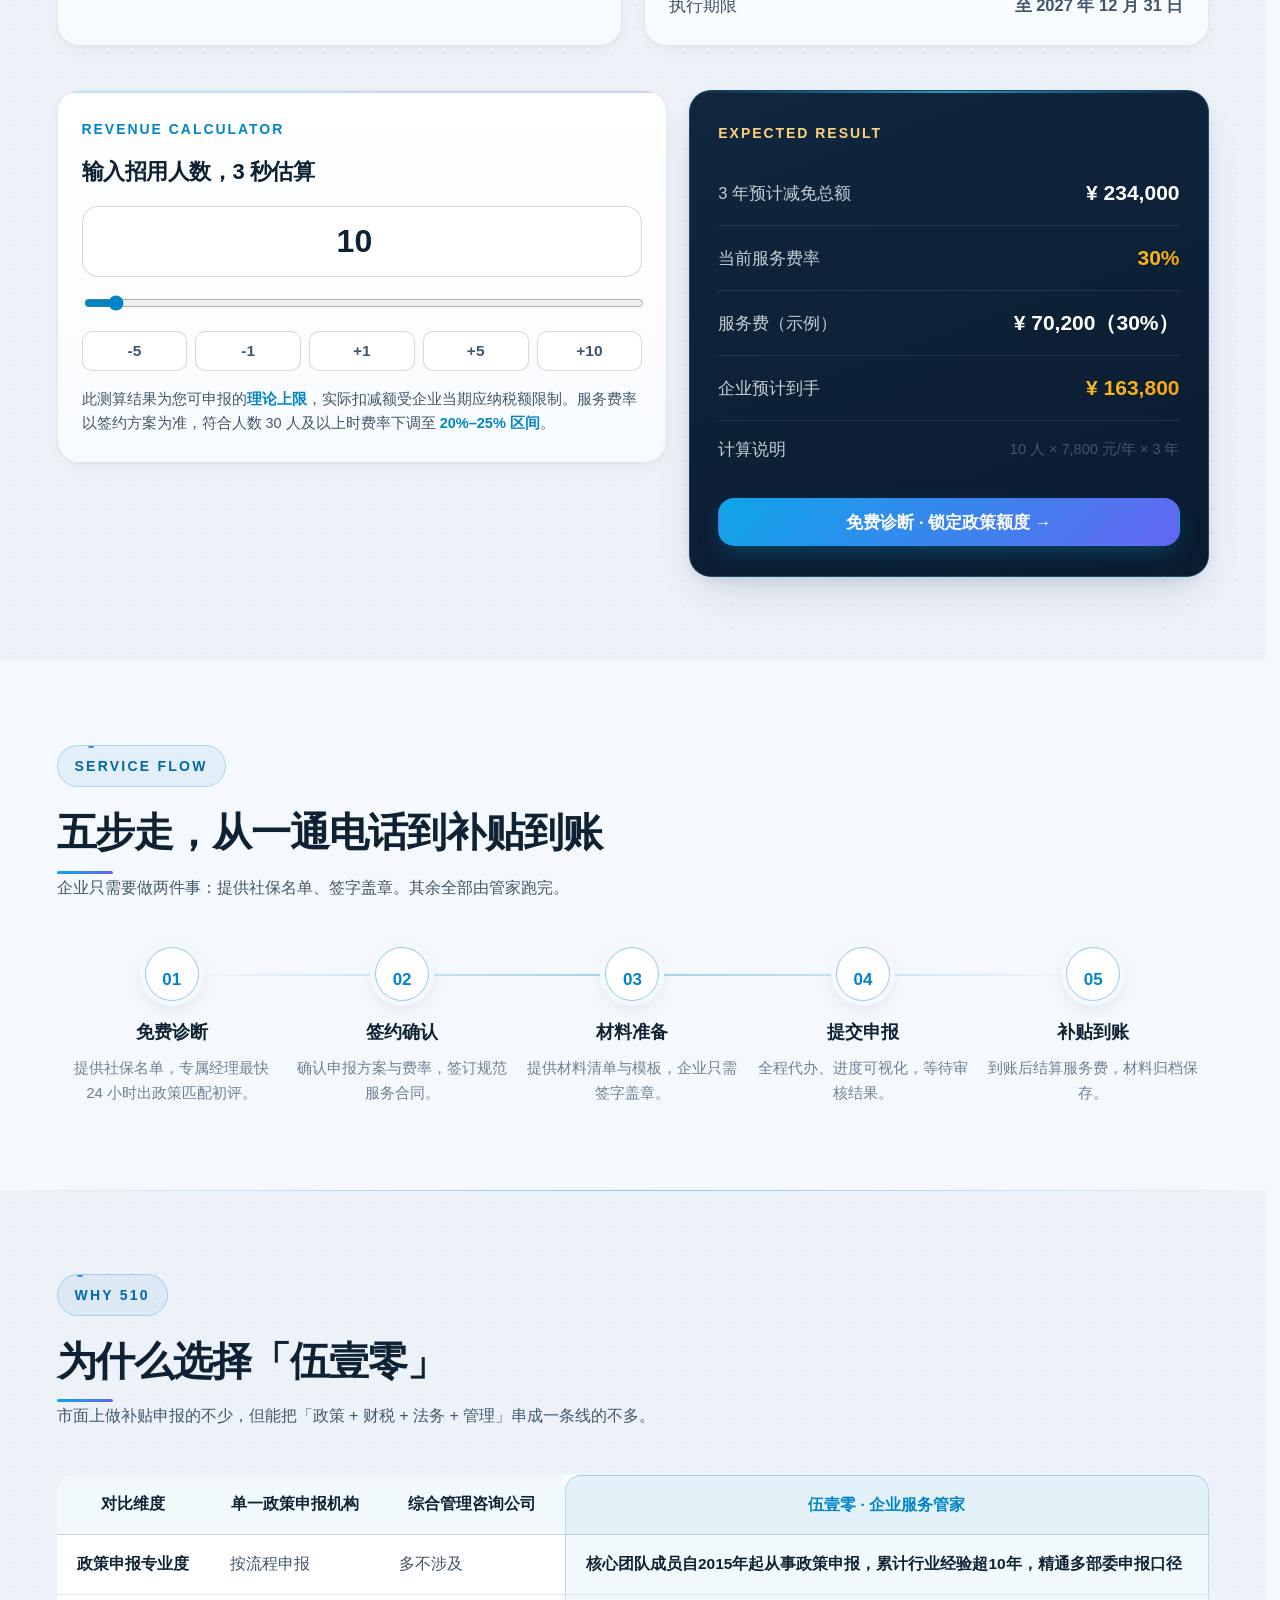
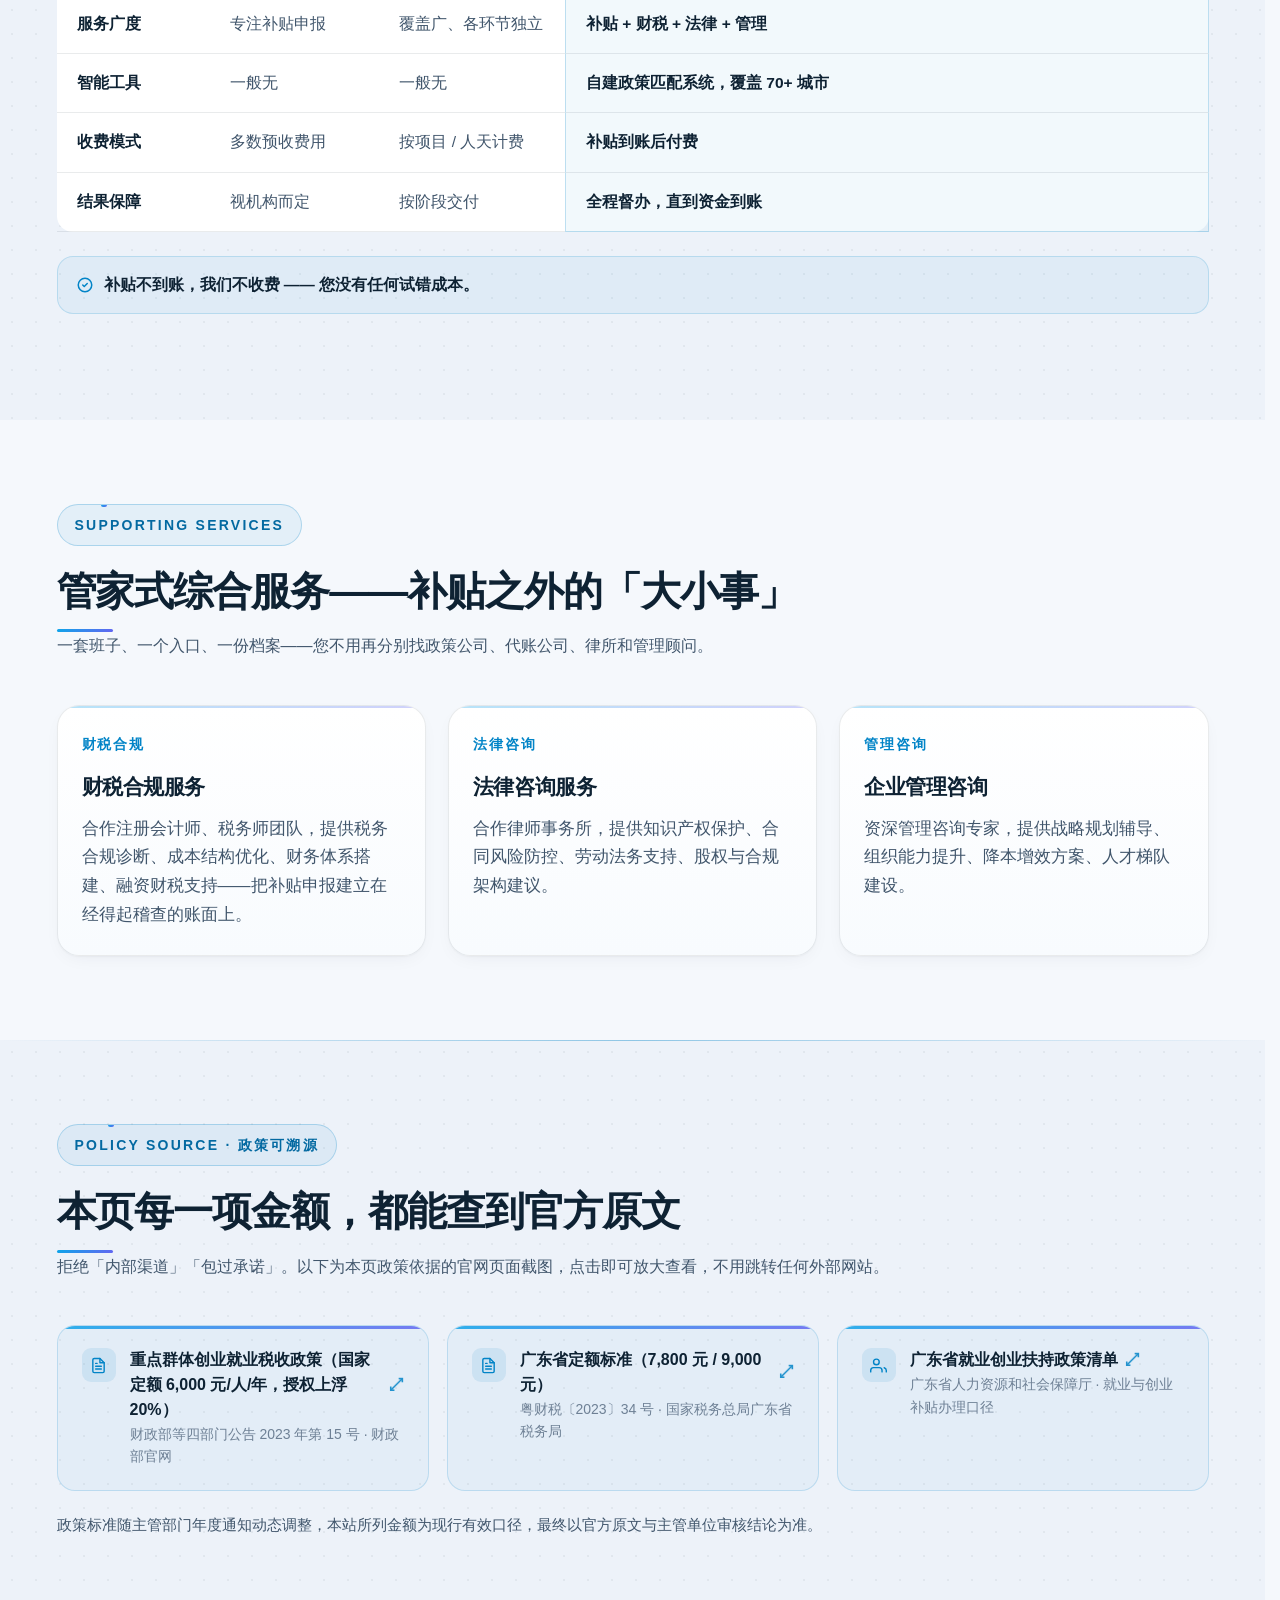
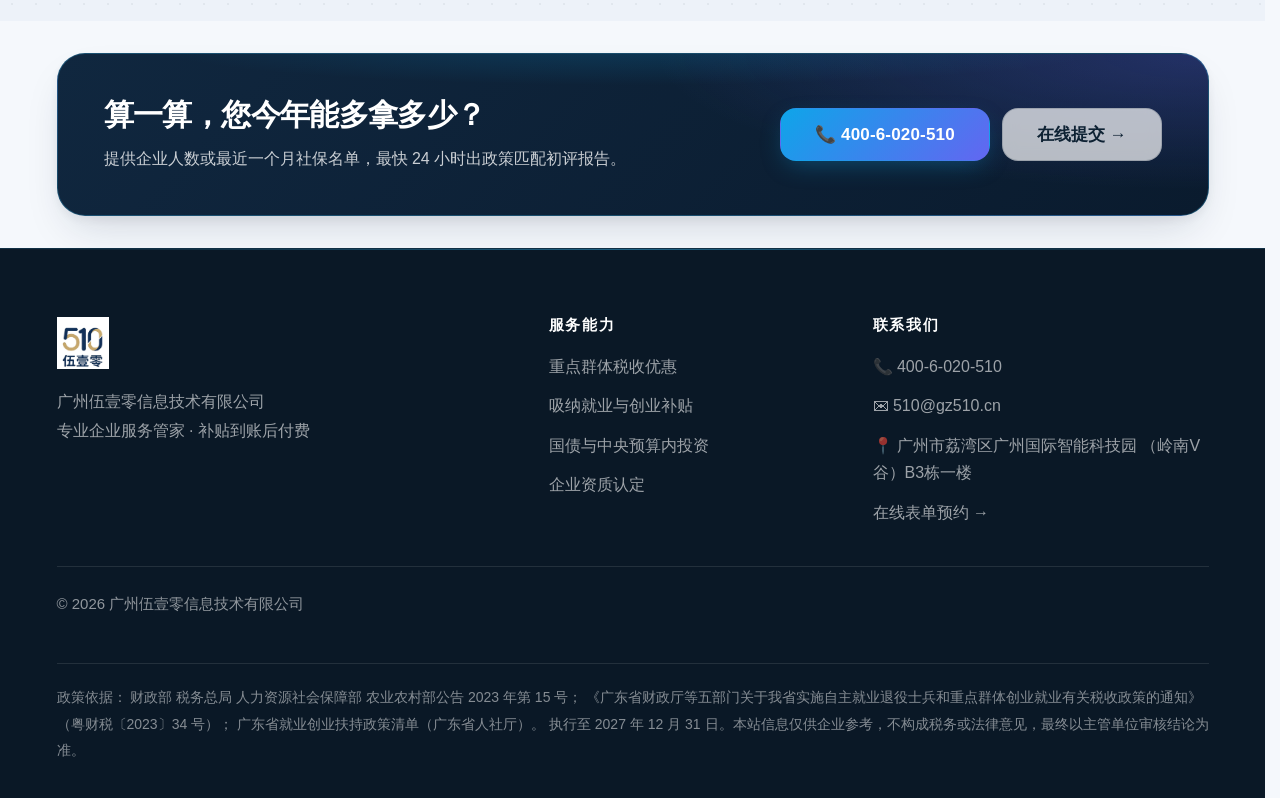
<file: services.html>
<!DOCTYPE html>
<html lang="zh-CN">
<head>
<meta charset="UTF-8" />
<meta name="viewport" content="width=device-width, initial-scale=1, viewport-fit=cover" />
<title>伍壹零·企业服务管家｜把躺在文件里的政策红利，变成账上的真金白银</title>
<meta name="description" content="核心团队10年+政策申报经验，最快24小时出政策匹配初评｜服务热线 400-6-020-510" />
<meta name="keywords" content="重点群体税收优惠,粤财税〔2023〕34号,吸纳就业补贴,创业带动就业补贴,超长期特别国债,中央预算内投资,高新技术企业认定,专精特新,广州企业补贴申报" />
<meta name="theme-color" content="#F5F8FC" />
<link rel="icon" type="image/png" href="assets/img/logo-510.png" />
<link rel="canonical" href="https://www.gz510.cn/services.html" />
<!-- ========== 社交分享卡片（Open Graph + Twitter Card）========== -->
<!-- 微信 / QQ / 企业微信爬虫只看 HTML 源码、不执行 JS，故此处必须写死绝对 URL -->
<meta property="og:type" content="website" />
<meta property="og:site_name" content="伍壹零 · 企业服务管家" />
<meta property="og:title" content="伍壹零·企业服务管家｜把躺在文件里的政策红利，变成账上的真金白银" />
<meta property="og:description" content="核心团队10年+政策申报经验，最快24小时出政策匹配初评｜服务热线 400-6-020-510" />
<meta property="og:url" content="https://www.gz510.cn/services.html" />
<meta property="og:image" content="https://www.gz510.cn/assets/img/og-share-square.png" />
<meta property="og:image:secure_url" content="https://www.gz510.cn/assets/img/og-share-square.png" />
<meta property="og:image:type" content="image/png" />
<meta property="og:image:width" content="500" />
<meta property="og:image:height" content="500" />
<meta property="og:image:alt" content="伍壹零 · 企业服务管家 — 政策申报·财税合规·法律咨询·管理咨询·AI智能系统" />
<meta property="og:locale" content="zh_CN" />
<meta name="twitter:card" content="summary_large_image" />
<meta name="twitter:title" content="伍壹零·企业服务管家｜把躺在文件里的政策红利，变成账上的真金白银" />
<meta name="twitter:description" content="核心团队10年+政策申报经验，最快24小时出政策匹配初评｜服务热线 400-6-020-510" />
<meta name="twitter:image" content="https://www.gz510.cn/assets/img/og-share-square.png" />
<link rel="stylesheet" href="assets/css/style.css" />
</head>
<body>

<header class="topbar" id="topbar">
  <div class="container topbar__inner">
    <a href="index.html" class="brand" aria-label="伍壹零">
      <img src="assets/img/logo-510.png" alt="伍壹零 logo" />
      <div class="brand__sub">伍壹零 · 企业服务管家</div>
    </a>
    <nav class="nav" aria-label="主导航">
      <a href="index.html">首页</a>
      <a href="about.html">关于我们</a>
      <a href="services.html">服务能力</a>
      <a href="cases.html">真实案例</a>
      <a href="partners.html">合作客户</a>
      <a href="contact.html">联系我们</a>
      <a href="tel:4006020510" class="nav__cta">免费诊断</a>
    </nav>
    <button class="burger" id="burger" aria-label="打开菜单" aria-expanded="false" aria-controls="navDrawer">
      <span></span><span></span><span></span>
    </button>
  </div>
  <nav class="nav-drawer" id="navDrawer" aria-label="移动端导航">
    <a href="index.html">首页</a>
    <a href="about.html">关于我们</a>
    <a href="services.html">服务能力</a>
    <a href="cases.html">真实案例</a>
    <a href="partners.html">合作客户</a>
    <a href="contact.html">联系我们</a>
    <a href="tel:4006020510" class="nav__cta">免费诊断</a>
  </nav>
</header>

<!-- Page Hero -->
<section class="page-hero">
  <div class="container">
    <div class="page-hero__inner reveal">
      <div class="crumbs"><a href="index.html">首页</a> / 服务能力</div>
      <span class="tag">SERVICE DIRECTIONS · 按人头算账</span>
      <h1 class="h1">招 1 人，年省 <em class="gradient-text">7,800 元</em><br/>招 10 人、100 人呢？</h1>
      <p class="lead">这笔钱按<strong class="text-accent">人头</strong>计算、逐年扣减——1 个人一年 7,800 元，10 个人一年 78,000 元，100 个人 3 年就是 <strong class="text-gold">234 万</strong>。伍壹零把 18 项可申报政策按您的用工结构逐条匹配，<strong>每一项金额都标注官方出处，站内即可查验原文截图</strong>。</p>
    </div>
  </div>
</section>

<!-- ============== 两步定位器 + 规模速查 ============== -->
<section class="section" style="padding-top:0">
  <div class="container">
    <div class="grid grid--2" style="align-items:stretch">
      <div class="locator reveal">
        <div class="locator__title">🧭 两步找到适合您的政策</div>
        <div class="locator__steps">
          <div class="locator__step">
            <span class="locator__num">1</span>
            <span><strong>您企业有多少人？</strong><br/>10 人以下 / 10–50 人 / 50–200 人 / 200 人以上</span>
          </div>
          <div class="locator__step">
            <span class="locator__num">2</span>
            <span><strong>按人数看对应板块</strong><br/>人数越少，越优先看普惠税收与创业类；人数越多，越要叠加资质与中央资金项目。</span>
          </div>
        </div>
        <p class="text-muted" style="font-size:14.5px">不需要先搞懂政策分类，您只需要知道自己有多少人——剩下的交给诊断系统。</p>
      </div>
      <div class="fee-section reveal">
        <div class="fee-section__title">💰 收费标准（前置明示）</div>
        <div class="fee-list">
          <div class="fee-list__item"><strong>重点群体退税：</strong>到账金额的 30%；符合人数达 30 人及以上，费率下调至 20%–25% 区间。</div>
          <div class="fee-list__item"><strong>设备更新 / 国债申报：</strong>一事一议，按项目复杂度，签约前明确告知。</div>
          <div class="fee-list__item"><strong>荣誉资质申报：</strong>一事一议，按项目复杂度，签约前明确告知。</div>
          <div class="fee-list__item"><strong>前期零费用，不成功不收费：</strong>服务过程中不收取任何额外费用，补贴未到账不收费。</div>
        </div>
      </div>
    </div>
  </div>
</section>

<!-- ============== 退税快速测算（PPT「收费说明」块） ============== -->
<section class="section" style="padding-top:0">
  <div class="container">
    <header class="section__head reveal">
      <span class="tag">QUICK ESTIMATE · 算一算</span>
      <h2 class="h2 section__title">算一算，您能退多少？</h2>
      <p class="text-soft">按广东省现行定额标准 <strong>7,800 元/人/年 × 3 年 = 23,400 元/人</strong> 估算（以实际筛查符合人数为准）：</p>
    </header>
    <div class="stat-row reveal">
      <div class="stat"><div class="stat__num"><span data-count="23.4" data-decimals="1" data-suffix=" 万">0</span></div><div class="stat__label">10 名符合人员</div></div>
      <div class="stat"><div class="stat__num"><span data-count="70.2" data-decimals="1" data-suffix=" 万">0</span></div><div class="stat__label">30 名符合人员</div></div>
      <div class="stat"><div class="stat__num"><span data-count="117" data-suffix=" 万">0</span></div><div class="stat__label">50 名符合人员</div></div>
      <div class="stat"><div class="stat__num"><span data-count="234" data-suffix=" 万">0</span></div><div class="stat__label">100 名符合人员</div></div>
    </div>
    <div class="note-bar reveal" style="margin-top:24px">
      <svg width="18" height="18" viewBox="0 0 24 24" fill="none" stroke="currentColor" stroke-width="2" stroke-linecap="round" stroke-linejoin="round"><path d="M9 12l2 2 4-4"/><circle cx="12" cy="12" r="9"/></svg>
      <span><strong>这笔钱直接打到您公司账户</strong>。到账后我们再按签约方案收取服务费——<strong>以到账 10 万元为例：您到手 7 万元，我们收 3 万元</strong>，这 3 万元对应的是您原本拿不到的钱。</span>
    </div>
  </div>
</section>

<!-- ============== 按企业规模速查 ============== -->
<section class="section" style="padding-top:0">
  <div class="container">
    <header class="section__head reveal">
      <span class="tag">QUICK GUIDE · 按企业规模速查</span>
      <h2 class="h2 section__title">不知道看哪一类？按人数直接跳转</h2>
      <p class="text-soft">您不需要成为政策专家，只需要找到和自己规模最接近的那一列。</p>
    </header>
    <!-- 修改意图：在规模速查每个卡片增加「（可与税收类叠加）」字样，引导企业理解各项政策可并行享受 -->
    <nav class="scale-nav reveal" aria-label="按企业规模快速导航">
      <a href="#tax" class="scale-nav__item">
        <div class="scale-nav__head">10 人以下</div>
        <div class="scale-nav__desc">优先关注<br/><strong>税收类（招用即享）</strong> + <strong>创业类</strong></div>
        <div class="scale-nav__foot" style="margin-top:10px;font-size:14.5px;font-weight:600;color:var(--gold-2)">（可与税收类叠加）</div>
      </a>
      <a href="#employ" class="scale-nav__item">
        <div class="scale-nav__head">10–50 人</div>
        <div class="scale-nav__desc">优先关注<br/><strong>税收类</strong> + <strong>就业类（可叠加）</strong></div>
        <div class="scale-nav__foot" style="margin-top:10px;font-size:14.5px;font-weight:600;color:var(--gold-2)">（可与税收类叠加）</div>
      </a>
      <a href="#qualification" class="scale-nav__item">
        <div class="scale-nav__head">50–200 人</div>
        <div class="scale-nav__desc">优先关注<br/><strong>税收类</strong> + <strong>就业类</strong> + <strong>资质类</strong></div>
        <div class="scale-nav__foot" style="margin-top:10px;font-size:14.5px;font-weight:600;color:var(--gold-2)">（可与税收类叠加）</div>
      </a>
      <a href="#big" class="scale-nav__item">
        <div class="scale-nav__head">200 人以上</div>
        <div class="scale-nav__desc">优先关注<br/><strong>税收类</strong> + <strong>资质类</strong> + <strong>大额类（中央资金）</strong></div>
        <div class="scale-nav__foot" style="margin-top:10px;font-size:14.5px;font-weight:600;color:var(--gold-2)">（可与税收类叠加）</div>
      </a>
    </nav>
  </div>
</section>

<!-- ============== 量级总览 ============== -->
<section class="section" style="padding-top:0">
  <div class="container">
    <header class="section__head reveal">
      <span class="tag">FUNDING LADDER</span>
      <h2 class="h2 section__title">先算人头账，再看五层阶梯</h2>
      <p class="text-soft">对绝大多数中小企业来说，最大的一笔政策资金不在远方的项目里，而在自己每月的工资表里。先从门槛最低的普惠政策开始，逐层向上排查。</p>
    </header>

    <!-- 税收类 -->
    <!-- 修改意图：tier 容器携带 data-policy，由 main.js 在该区块每个服务卡片顶部注入「📄 政策依据」按钮，点击触发对应政策截图灯箱 -->
    <div class="reveal" style="margin-bottom:56px" id="tax" data-policy="assets/img/policy/yue-caishui-34.jpg" data-policy-cap="粤财税〔2023〕34 号 · 广东省税务局官网原文截图">
      <div class="tier-head">
        <span class="tier-head__no">TIER 01</span>
        <span class="tier-head__title">税收类 · 招用即享</span>
        <span class="tier-head__desc">不限行业、不限规模、全国通用 · 凭最近一个月社保名单即可启动</span>
      </div>
      <div class="grid grid--4">
        <article class="card">
          <div class="card-num">01</div>
          <h3 class="card-title">重点群体税收优惠</h3>
          <p class="card-text">招用脱贫人口、登记失业半年以上人员等，按广东省定额依次扣减增值税及附加。</p>
          <div class="card-cond">不限行业 · 不限规模 · 招用即享</div>
          <div class="feature-card__price"><small>广东省定额</small><strong>¥ 7,800 / 人 / 年</strong></div>
        </article>
        <article class="card">
          <div class="card-num">02</div>
          <h3 class="card-title">自主就业退役士兵</h3>
          <p class="card-text">招用自主就业退役士兵，按更高的广东省定额依次扣减税费，同样最长 3 年。</p>
          <div class="card-cond">招用自主就业退役士兵 · 依法缴纳社保</div>
          <div class="feature-card__price"><small>广东省定额</small><strong>¥ 9,000 / 人 / 年</strong></div>
        </article>
        <article class="card">
          <div class="card-num">03</div>
          <h3 class="card-title">重点群体 3 年合计</h3>
          <p class="card-text">7,800 元/年 × 最长 36 个月，单人累计扣减额清晰可算、可复核。</p>
          <div class="card-cond">同 01，单人累计上限</div>
          <div class="feature-card__price"><small>单人最高</small><strong>¥ 23,400</strong></div>
        </article>
        <article class="card">
          <div class="card-num">04</div>
          <h3 class="card-title">退役士兵 3 年合计</h3>
          <p class="card-text">9,000 元/年 × 最长 36 个月，招用退役士兵的企业同等适用。</p>
          <div class="card-cond">同 02，单人累计上限</div>
          <div class="feature-card__price"><small>单人最高</small><strong>¥ 27,000</strong></div>
        </article>
      </div>
      <button type="button" class="policy-note" data-case="assets/img/policy/yue-caishui-34.jpg" data-cap="粤财税〔2023〕34 号 · 广东省税务局官网原文截图">
        <svg width="14" height="14" viewBox="0 0 24 24" fill="none" stroke="currentColor" stroke-width="2" stroke-linecap="round" stroke-linejoin="round"><path d="M14 2H6a2 2 0 00-2 2v16a2 2 0 002 2h12a2 2 0 002-2V8z"/><path d="M14 2v6h6M16 13H8M16 17H8M10 9H8"/></svg>
        政策依据：粤财税〔2023〕34 号（广东省税务局）· 点击查看原文截图
      </button>
      <!-- 人数放大效应：这笔钱按人头累计 -->
      <div class="mult">
        <div class="mult__item"><div class="mult__head">招 1 人</div><div class="mult__num">¥ 7,800/年</div><div class="mult__sub">3 年累计 ¥ 23,400</div></div>
        <div class="mult__item"><div class="mult__head">招 10 人</div><div class="mult__num">¥ 78,000/年</div><div class="mult__sub">3 年累计 ¥ 234,000</div></div>
        <div class="mult__item"><div class="mult__head">招 50 人</div><div class="mult__num">¥ 39 万/年</div><div class="mult__sub">3 年累计 ¥ 117 万</div></div>
        <div class="mult__item"><div class="mult__head">招 100 人</div><div class="mult__num">¥ 78 万/年</div><div class="mult__sub">3 年累计 ¥ 234 万</div></div>
      </div>
      <p class="text-muted" style="margin-top:14px">按广东省定额 7,800 元/人/年 × 最长 3 年测算。人数越多、放大效应越明显；实际扣减额受企业当期应纳税额限制，符合人数较多时服务费率同步下调（30 人及以上按 20%–25% 区间）。</p>
    </div>

    <!-- 就业类 -->
    <!-- 修改意图：就业类 tier 挂载 data-policy（广东省就业创业扶持政策清单），供卡片顶部政策依据按钮调用 -->
    <div class="reveal" style="margin-bottom:56px" id="employ" data-policy="assets/img/policy/hrss-gd.jpg" data-policy-cap="广东省就业创业扶持政策清单 · 广东省人社厅官网页面截图">
      <div class="tier-head">
        <span class="tier-head__no">TIER 02</span>
        <span class="tier-head__title">就业类 · 可与税收优惠叠加</span>
        <span class="tier-head__desc">同一名员工往往能同时命中多项政策，关键在于识别与排布</span>
      </div>
      <div class="grid grid--4">
        <article class="card">
          <div class="card-num">05</div>
          <h3 class="card-title">一次性吸纳就业补贴</h3>
          <p class="card-text">招用防止返贫致贫对象、脱贫人口等重点群体，按规定给予一次性补贴。</p>
          <div class="card-cond">招用脱贫人口 / 防止返贫监测对象</div>
          <div class="feature-card__price"><small>参考标准</small><strong>¥ 5,000 / 人</strong></div>
        </article>
        <article class="card">
          <div class="card-num">06</div>
          <h3 class="card-title">招用高校毕业生补贴</h3>
          <p class="card-text">小微企业招用毕业 2 年内高校毕业生，可享社保补贴等扶持。</p>
          <div class="card-cond">小微企业 · 招用毕业 2 年内高校毕业生</div>
          <div class="feature-card__price"><small>参考标准</small><strong>最高 ¥ 21,600 / 人</strong></div>
        </article>
        <article class="card">
          <div class="card-num">07</div>
          <h3 class="card-title">青年就业见习补贴</h3>
          <p class="card-text">组织毕业生及 16–24 岁失业青年参加见习，按当地最低工资标准比例补贴。</p>
          <div class="card-cond">组织毕业生 / 16–24 岁失业青年见习</div>
          <div class="feature-card__price"><small>参考区间</small><strong>¥ 7,500–30,000 / 人 / 年</strong></div>
        </article>
        <article class="card">
          <div class="card-num">08</div>
          <h3 class="card-title">招用退役军人社保补贴</h3>
          <p class="card-text">招用退役 1 年内军人并按规定缴纳社保满 1 年，给予一次性补贴。</p>
          <div class="card-cond">招用退役 1 年内军人 · 社保满 1 年</div>
          <div class="feature-card__price"><small>参考标准</small><strong>¥ 10,000 / 人</strong></div>
        </article>
      </div>
      <button type="button" class="policy-note" data-case="assets/img/policy/hrss-gd.jpg" data-cap="广东省高校毕业生就业创业扶持政策清单 · 广东省人社厅官网页面截图">
        <svg width="14" height="14" viewBox="0 0 24 24" fill="none" stroke="currentColor" stroke-width="2" stroke-linecap="round" stroke-linejoin="round"><path d="M14 2H6a2 2 0 00-2 2v16a2 2 0 002 2h12a2 2 0 002-2V8z"/><path d="M14 2v6h6M16 13H8M16 17H8M10 9H8"/></svg>
        政策依据：广东省就业创业扶持政策清单（广东省人社厅）· 点击查看原文截图
      </button>
      <p class="text-muted" style="margin-top:14px">注：部分补贴需满足稳定就业时限等条件，且同一人员的多项补贴存在不得重复享受的限制。以上为常见口径，具体以《广东省就业创业补贴申请办理指导清单》及各地市经办口径为准。</p>
    </div>

    <!-- 创业类 -->
    <!-- 修改意图：创业类 tier 挂载 data-policy（广东省就业创业扶持政策清单），供卡片顶部政策依据按钮调用 -->
    <div class="reveal" style="margin-bottom:56px" id="startup" data-policy="assets/img/policy/hrss-gd.jpg" data-policy-cap="广东省就业创业扶持政策清单 · 广东省人社厅官网页面截图">
      <div class="tier-head">
        <span class="tier-head__no">TIER 03</span>
        <span class="tier-head__title">创业类 · 初创三年专属</span>
        <span class="tier-head__desc">注册未满 3 年的主体，窗口期有限，过期不再补</span>
      </div>
      <div class="grid grid--4">
        <article class="card">
          <div class="card-num">09</div>
          <h3 class="card-title">创业带动就业补贴</h3>
          <p class="card-text">初创 3 年内招用员工：招用 3 人（含）以下按每人 2,000 元；招用 4 人以上，每增加 1 人补贴 3,000 元。</p>
          <div class="card-cond">初创 3 年内企业 · 招用员工</div>
          <div class="feature-card__price"><small>总额上限</small><strong>¥ 30,000</strong></div>
        </article>
        <article class="card">
          <div class="card-num">10</div>
          <h3 class="card-title">一次性创业资助</h3>
          <p class="card-text">符合条件的创业者（含在校及毕业 5 年内学生、登记失业人员等）一次性资助。</p>
          <div class="card-cond">在校生 / 毕业 5 年内学生 / 登记失业人员等</div>
          <div class="feature-card__price"><small>参考标准</small><strong>¥ 10,000</strong></div>
        </article>
        <article class="card">
          <div class="card-num">11</div>
          <h3 class="card-title">创业租金补贴</h3>
          <p class="card-text">初创企业租赁场地经营，珠三角地区每年最高 6,000 元，最长 3 年。</p>
          <div class="card-cond">初创企业 · 租赁场地经营</div>
          <div class="feature-card__price"><small>累计最高</small><strong>¥ 18,000</strong></div>
        </article>
        <article class="card">
          <div class="card-num">12</div>
          <h3 class="card-title">创业担保贷款</h3>
          <p class="card-text">个人最高 30 万、小微企业最高 500 万，符合条件的由财政给予贴息。</p>
          <div class="card-cond">个人 / 小微企业 · 符合创业担保贷款条件</div>
          <div class="feature-card__price"><small>贷款额度</small><strong>最高 ¥ 500 万</strong></div>
        </article>
      </div>
      <button type="button" class="policy-note" data-case="assets/img/policy/hrss-gd.jpg" data-cap="广东省高校毕业生就业创业扶持政策清单 · 广东省人社厅官网页面截图">
        <svg width="14" height="14" viewBox="0 0 24 24" fill="none" stroke="currentColor" stroke-width="2" stroke-linecap="round" stroke-linejoin="round"><path d="M14 2H6a2 2 0 00-2 2v16a2 2 0 002 2h12a2 2 0 002-2V8z"/><path d="M14 2v6h6M16 13H8M16 17H8M10 9H8"/></svg>
        政策依据：广东省就业创业扶持政策清单（广东省人社厅）· 点击查看原文截图
      </button>
      <p class="text-muted" style="margin-top:14px">创业类补贴对主体登记时限要求严格，多数需在登记注册 3 年内提出，逾期不再受理。</p>
    </div>

    <!-- 大额类 -->
    <!-- 修改意图：大额类 tier 挂载 data-policy（财政部2023年15号公告），供卡片顶部政策依据按钮调用 -->
    <div class="reveal" style="margin-bottom:56px" id="big" data-policy="assets/img/policy/mof-15.jpg" data-policy-cap="财政部等四部门公告 2023 年第 15 号 · 财政部官网原文截图">
      <div class="tier-head">
        <span class="tier-head__no">TIER 04</span>
        <span class="tier-head__title">大额类 · 中央资金项目</span>
        <span class="tier-head__desc">需立项批复与可研报告，面向中大型企业与市政类项目</span>
      </div>
      <div class="grid grid--2">
        <article class="card">
          <div class="card-num">13</div>
          <h3 class="card-title">超长期特别国债</h3>
          <p class="card-text">国家「两重」建设重点方向——设备更新、节能降碳、冷链物流、城市更新、供水管网漏损治理等，按项目总投资给予不同比例支持。</p>
          <div class="card-cond">设备更新 / 节能降碳 / 城市更新等「两重」项目</div>
          <div class="feature-card__price"><small>资金规模</small><strong>按项目投资核定</strong></div>
        </article>
        <article class="card">
          <div class="card-num">14</div>
          <h3 class="card-title">中央预算内投资</h3>
          <p class="card-text">城市更新、医疗教育、养老托育、老旧小区改造、供水管网等领域，中央财政资金直达项目。</p>
          <div class="card-cond">城市更新 / 医疗教育 / 养老托育等民生项目</div>
          <div class="feature-card__price"><small>资金规模</small><strong>按项目投资核定</strong></div>
        </article>
      </div>
    
      <p class="text-muted" style="margin-top:14px">注：大额类项目门槛较高，需立项批复、可行性研究报告与主管部门沟通；支持比例随年度申报指南调整，具体以主管部门最新申报通知为准。</p>
    </div>

    <!-- 资质类 -->
    <!-- 修改意图：资质类 tier 挂载 data-policy（国家级政策纲领，以主管部门最新通知为准），供卡片顶部政策依据按钮调用 -->
    <div class="reveal" id="qualification" data-policy="assets/img/policy/mof-15.jpg" data-policy-cap="相关政策依据（以主管部门最新申报通知为准）">
      <div class="tier-head">
        <span class="tier-head__no">TIER 05</span>
        <span class="tier-head__title">资质类 · 品牌与资金双收益</span>
        <span class="tier-head__desc">一次认定，多年受益——税收、奖补、招投标三重红利</span>
      </div>
      <div class="grid grid--4">
        <article class="card">
          <div class="card-num">15</div>
          <h3 class="card-title">国家高新技术企业</h3>
          <p class="card-text">认定后企业所得税减按 15% 征收，同时是众多奖补、招投标的前置门槛。</p>
          <div class="card-cond">符合高新技术企业认定条件</div>
          <div class="feature-card__price"><small>核心红利</small><strong>所得税减按 15%</strong></div>
        </article>
        <article class="card">
          <div class="card-num">16</div>
          <h3 class="card-title">专精特新中小企业 / 「小巨人」</h3>
          <p class="card-text">省级、国家级梯度培育，认定后可申请资金补助与要素保障支持。</p>
          <div class="card-cond">创新型中小企业梯度培育对象</div>
          <div class="feature-card__price"><small>奖补参考</small><strong>视地市政策而定</strong></div>
        </article>
        <article class="card">
          <div class="card-num">17</div>
          <h3 class="card-title">制造业单项冠军</h3>
          <p class="card-text">省级与地市奖补可叠加，显著提升招投标与供应链议价能力。</p>
          <div class="card-cond">制造业细分领域领先企业</div>
          <div class="feature-card__price"><small>奖补参考</small><strong>视年度政策而定</strong></div>
        </article>
        <article class="card">
          <div class="card-num">18</div>
          <h3 class="card-title">绿色工厂 / 智能工厂</h3>
          <p class="card-text">绿色化、智能化改造认定，可衔接奖补资金与低息贷款支持。</p>
          <div class="card-cond">完成绿色化 / 智能化改造认定的企业</div>
          <div class="feature-card__price"><small>奖补参考</small><strong>视年度政策而定</strong></div>
        </article>
      </div>
      <div style="display:flex; gap:12px; flex-wrap:wrap">
        
      </div>
      <p class="text-muted" style="margin-top:14px">注：资质类认定标准与奖补额度因地区、年度政策而异，须以主管部门当年发布的申报通知为准。</p>
    </div>
  </div>
</section>

<!-- ============== 重点群体退税详解 ============== -->
<section class="section section--soft" id="keygroup">
  <div class="container">
    <header class="section__head reveal">
      <span class="tag">FEATURED · 门槛最低、落地最快</span>
      <h2 class="h2 section__title">招一个人最高减 <span class="gradient-text">23,400 元</span><br/>不到账，不收费</h2>
      <p class="text-soft">适用对象不限行业、不限规模、全国通用。按广东省定额 <strong class="text-accent">7,800 元/人/年</strong> 依次扣减增值税及附加，最长享受 3 年——这是目前企业最容易拿到、也最容易错过的一笔钱。</p>
    </header>

    <div class="grid grid--2 reveal" style="margin-bottom:44px">
      <article class="card">
        <div class="card-num">适用对象</div>
        <h3 class="card-title">只要招用以下人员，即可享受</h3>
        <ul style="margin-top:14px; display:flex; flex-direction:column; gap:10px; color:var(--ink-2); font-size:16.5px">
          <li>✓ 脱贫人口（含防止返贫监测对象）</li>
          <li>✓ 在人力资源社会保障部门登记失业半年以上的人员</li>
          <li>✓ 零就业家庭、享受城市居民最低生活保障家庭劳动年龄内的登记失业人员</li>
          <li>✓ 毕业年度内高校毕业生</li>
          <li>✓ 自主就业退役士兵（适用更高的 9,000 元/人/年 定额）</li>
        </ul>
      </article>
      <article class="card">
        <div class="card-num">计算公式</div>
        <h3 class="card-title">3 年累计扣减模型</h3>
        <div style="display:flex; flex-direction:column; gap:12px; margin-top:14px; color:var(--ink-2); font-size:16.5px">
          <div style="display:flex; justify-content:space-between; gap:14px"><span>一般重点群体 · 单人年扣减定额</span><strong class="text-accent">¥ 7,800 / 人 / 年</strong></div>
          <div style="display:flex; justify-content:space-between; gap:14px"><span>自主就业退役士兵 · 单人年扣减定额</span><strong class="text-accent">¥ 9,000 / 人 / 年</strong></div>
          <div style="display:flex; justify-content:space-between; gap:14px"><span>国家授权各省上浮上限</span><strong>20%</strong></div>
          <div style="display:flex; justify-content:space-between; gap:14px"><span>可享受最长期限</span><strong>3 年（36 个月）</strong></div>
          <div style="display:flex; justify-content:space-between; gap:14px"><span>一般重点群体 · 单人累计</span><strong class="text-gold">23,400 元 / 人</strong></div>
          <div style="display:flex; justify-content:space-between; gap:14px"><span>政策依据</span><strong>粤财税〔2023〕34 号</strong></div>
          <div style="display:flex; justify-content:space-between; gap:14px"><span>执行期限</span><strong>至 2027 年 12 月 31 日</strong></div>
        </div>
      </article>
    </div>

    <div class="calc reveal">
      <div class="card">
        <div class="card-num">REVENUE CALCULATOR</div>
        <h3 class="card-title" style="font-size:22px; margin-bottom:18px">输入招用人数，3 秒估算</h3>
        <div class="calc__control">
          <input type="number" id="headcount" min="1" max="500" value="10" inputmode="numeric" aria-label="招用人数" />
          <input type="range" id="headcountRange" min="1" max="200" value="10" aria-label="人数滑杆" />
        </div>
        <div class="calc__steppers">
          <button class="calc__btn" data-step="-5">-5</button>
          <button class="calc__btn" data-step="-1">-1</button>
          <button class="calc__btn" data-step="1">+1</button>
          <button class="calc__btn" data-step="5">+5</button>
          <button class="calc__btn" data-step="10">+10</button>
        </div>
        <p class="text-muted" style="margin-top:16px">此测算结果为您可申报的<strong class="text-accent">理论上限</strong>，实际扣减额受企业当期应纳税额限制。服务费率以签约方案为准，符合人数 30 人及以上时费率下调至 <strong class="text-accent">20%–25% 区间</strong>。</p>
      </div>

      <div class="calc__panel">
        <div class="card-num" style="color:#ffd27a">EXPECTED RESULT</div>
        <div class="calc__row"><span>3 年预计减免总额</span><strong id="outTotal">¥ 234,000</strong></div>
        <div class="calc__row"><span>当前服务费率</span><strong id="outRate" class="accent">30%</strong></div>
        <div class="calc__row"><span>服务费（示例）</span><strong id="outFee">¥ 70,200（30%）</strong></div>
        <div class="calc__row"><span>企业预计到手</span><strong id="outNet" class="accent">¥ 163,800</strong></div>
        <div class="calc__row" style="border-bottom:0"><span>计算说明</span><span id="outUnit" class="text-muted" style="font-size:14.5px">10 人 × 7,800 元/年 × 3 年</span></div>
        <a href="contact.html" class="btn btn--primary" style="margin-top:20px; width:100%">免费诊断 · 锁定政策额度 →</a>
      </div>
    </div>
  </div>
</section>

<!-- 流程 -->
<section class="section">
  <div class="container">
    <header class="section__head reveal">
      <span class="tag">SERVICE FLOW</span>
      <h2 class="h2 section__title">五步走，从一通电话到补贴到账</h2>
      <p class="text-soft">企业只需要做两件事：提供社保名单、签字盖章。其余全部由管家跑完。</p>
    </header>
    <div class="flow reveal">
      <div class="flow__step"><div class="flow__num">01</div><div class="flow__title">免费诊断</div><div class="flow__text">提供社保名单，专属经理最快 24 小时出政策匹配初评。</div></div>
      <div class="flow__step"><div class="flow__num">02</div><div class="flow__title">签约确认</div><div class="flow__text">确认申报方案与费率，签订规范服务合同。</div></div>
      <div class="flow__step"><div class="flow__num">03</div><div class="flow__title">材料准备</div><div class="flow__text">提供材料清单与模板，企业只需签字盖章。</div></div>
      <div class="flow__step"><div class="flow__num">04</div><div class="flow__title">提交申报</div><div class="flow__text">全程代办、进度可视化，等待审核结果。</div></div>
      <div class="flow__step"><div class="flow__num">05</div><div class="flow__title">补贴到账</div><div class="flow__text">到账后结算服务费，材料归档保存。</div></div>
    </div>
  </div>
</section>

<!-- 对比表 -->
<section class="section section--soft">
  <div class="container">
    <header class="section__head reveal">
      <span class="tag">WHY 510</span>
      <h2 class="h2 section__title">为什么选择「伍壹零」</h2>
      <p class="text-soft">市面上做补贴申报的不少，但能把「政策 + 财税 + 法务 + 管理」串成一条线的不多。</p>
    </header>
    <div class="reveal" style="overflow-x:auto">
      <table class="compare">
        <thead><tr>
          <th>对比维度</th>
          <th>单一政策申报机构</th>
          <th>综合管理咨询公司</th>
          <th class="hl">伍壹零 · 企业服务管家</th>
        </tr></thead>
        <!-- 修改意图：对比表去除贬低同行表述，改为中性客观描述；并将「10年+」统一为团队口径完整表述 -->
        <tbody>
          <tr><td><strong>政策申报专业度</strong></td><td data-label="单一政策申报机构">按流程申报</td><td data-label="综合管理咨询公司">多不涉及</td><td class="hl" data-label="伍壹零 · 企业服务管家">核心团队成员自2015年起从事政策申报，累计行业经验超10年，精通多部委申报口径</td></tr>
          <tr><td><strong>服务广度</strong></td><td data-label="单一政策申报机构">专注补贴申报</td><td data-label="综合管理咨询公司">覆盖广、各环节独立</td><td class="hl" data-label="伍壹零 · 企业服务管家">补贴 + 财税 + 法律 + 管理</td></tr>
          <tr><td><strong>智能工具</strong></td><td data-label="单一政策申报机构">一般无</td><td data-label="单一政策申报机构">一般无</td><td class="hl" data-label="伍壹零 · 企业服务管家">自建政策匹配系统，覆盖 70+ 城市</td></tr>
          <tr><td><strong>收费模式</strong></td><td data-label="单一政策申报机构">多数预收费用</td><td data-label="综合管理咨询公司">按项目 / 人天计费</td><td class="hl" data-label="伍壹零 · 企业服务管家">补贴到账后付费</td></tr>
          <tr><td><strong>结果保障</strong></td><td data-label="单一政策申报机构">视机构而定</td><td data-label="综合管理咨询公司">按阶段交付</td><td class="hl" data-label="伍壹零 · 企业服务管家">全程督办，直到资金到账</td></tr>
        </tbody>
      </table>
    </div>
    <div class="note-bar reveal" style="margin-top:24px">
      <svg width="18" height="18" viewBox="0 0 24 24" fill="none" stroke="currentColor" stroke-width="2" stroke-linecap="round" stroke-linejoin="round"><path d="M9 12l2 2 4-4"/><circle cx="12" cy="12" r="9"/></svg>
      <span><strong>补贴不到账，我们不收费 —— 您没有任何试错成本。</strong></span>
    </div>
  </div>
</section>

<!-- 配套服务 -->
<section class="section">
  <div class="container">
    <header class="section__head reveal">
      <span class="tag">SUPPORTING SERVICES</span>
      <h2 class="h2 section__title">管家式综合服务——补贴之外的「大小事」</h2>
      <p class="text-soft">一套班子、一个入口、一份档案——您不用再分别找政策公司、代账公司、律所和管理顾问。</p>
    </header>
    <div class="grid grid--3">
      <article class="card reveal"><div class="card-num">财税合规</div><h3 class="card-title">财税合规服务</h3><p class="card-text">合作注册会计师、税务师团队，提供税务合规诊断、成本结构优化、财务体系搭建、融资财税支持——把补贴申报建立在经得起稽查的账面上。</p></article>
      <article class="card reveal"><div class="card-num">法律咨询</div><h3 class="card-title">法律咨询服务</h3><p class="card-text">合作律师事务所，提供知识产权保护、合同风险防控、劳动法务支持、股权与合规架构建议。</p></article>
      <article class="card reveal"><div class="card-num">管理咨询</div><h3 class="card-title">企业管理咨询</h3><p class="card-text">资深管理咨询专家，提供战略规划辅导、组织能力提升、降本增效方案、人才梯队建设。</p></article>
    </div>
  </div>
</section>

<!-- ============== 政策溯源 ============== -->
<section class="section section--soft">
  <div class="container">
    <header class="section__head reveal">
      <span class="tag">POLICY SOURCE · 政策可溯源</span>
      <h2 class="h2 section__title">本页每一项金额，都能查到官方原文</h2>
      <p class="text-soft">拒绝「内部渠道」「包过承诺」。以下为本页政策依据的官网页面截图，点击即可放大查看，不用跳转任何外部网站。</p>
    </header>
    <div class="policy-ref reveal">
      <button type="button" class="policy-ref__item" data-case="assets/img/policy/mof-15.jpg" data-cap="财政部等四部门公告 2023 年第 15 号 · 政府官网原文截图">
        <span class="policy-ref__icon"><svg width="17" height="17" viewBox="0 0 24 24" fill="none" stroke="currentColor" stroke-width="2" stroke-linecap="round" stroke-linejoin="round"><path d="M14 2H6a2 2 0 00-2 2v16a2 2 0 002 2h12a2 2 0 002-2V8z"/><path d="M14 2v6h6M16 13H8M16 17H8M10 9H8"/></svg></span>
        <span class="policy-ref__body">
          <span class="policy-ref__title">重点群体创业就业税收政策（国家定额 6,000 元/人/年，授权上浮 20%）</span>
          <span class="policy-ref__meta">财政部等四部门公告 2023 年第 15 号 · 财政部官网</span>
        </span>
      </button>
      <button type="button" class="policy-ref__item" data-case="assets/img/policy/yue-caishui-34.jpg" data-cap="粤财税〔2023〕34 号 · 广东省税务局官网原文截图">
        <span class="policy-ref__icon"><svg width="17" height="17" viewBox="0 0 24 24" fill="none" stroke="currentColor" stroke-width="2" stroke-linecap="round" stroke-linejoin="round"><path d="M14 2H6a2 2 0 00-2 2v16a2 2 0 002 2h12a2 2 0 002-2V8z"/><path d="M14 2v6h6M16 13H8M16 17H8M10 9H8"/></svg></span>
        <span class="policy-ref__body">
          <span class="policy-ref__title">广东省定额标准（7,800 元 / 9,000 元）</span>
          <span class="policy-ref__meta">粤财税〔2023〕34 号 · 国家税务总局广东省税务局</span>
        </span>
      </button>
      <button type="button" class="policy-ref__item" data-case="assets/img/policy/hrss-gd.jpg" data-cap="广东省高校毕业生就业创业扶持政策清单 · 广东省人社厅官网页面截图">
        <span class="policy-ref__icon"><svg width="17" height="17" viewBox="0 0 24 24" fill="none" stroke="currentColor" stroke-width="2" stroke-linecap="round" stroke-linejoin="round"><path d="M17 21v-2a4 4 0 00-4-4H5a4 4 0 00-4 4v2"/><circle cx="9" cy="7" r="4"/><path d="M23 21v-2a4 4 0 00-3-3.87"/></svg></span>
        <span class="policy-ref__body">
          <span class="policy-ref__title">广东省就业创业扶持政策清单</span>
          <span class="policy-ref__meta">广东省人力资源和社会保障厅 · 就业与创业补贴办理口径</span>
        </span>
      </button>
      
    </div>
    <p class="text-muted" style="margin-top:22px">政策标准随主管部门年度通知动态调整，本站所列金额为现行有效口径，最终以官方原文与主管单位审核结论为准。</p>
  </div>
</section>

<!-- CTA -->
<section class="section" style="padding:32px 0">
  <div class="container">
    <div class="cta-banner reveal">
      <div class="cta-banner__text">
        <h3>算一算，您今年能多拿多少？</h3>
        <p>提供企业人数或最近一个月社保名单，最快 24 小时出政策匹配初评报告。</p>
      </div>
      <div class="cta-banner__actions">
        <a href="tel:4006020510" class="btn btn--primary btn--lg btn-tel">📞 400-6-020-510</a>
        <a href="contact.html" class="btn btn--ghost btn--lg">在线提交 →</a>
      </div>
    </div>
  </div>
</section>

<footer class="footer">
  <div class="container">
    <div class="footer__grid">
      <div class="footer__brand">
        <img src="assets/img/logo-510_2.jpg" alt="伍壹零" />
        <p>广州伍壹零信息技术有限公司<br/>专业企业服务管家 · 补贴到账后付费</p>
      </div>
      <div class="footer__col">
        <h4>服务能力</h4>
        <ul>
          <li><a href="services.html#tax">重点群体税收优惠</a></li>
          <li><a href="services.html#employ">吸纳就业与创业补贴</a></li>
          <li><a href="services.html#big">国债与中央预算内投资</a></li>
          <li><a href="services.html#qualification">企业资质认定</a></li>
        </ul>
      </div>
      <div class="footer__col">
        <h4>联系我们</h4>
        <ul>
          <li>📞 400-6-020-510</li>
          <li> ✉  510@gz510.cn</li>
          <li>📍 广州市荔湾区广州国际智能科技园 （岭南V谷）B3栋一楼</li>
          <li><a href="contact.html">在线表单预约 →</a></li>
        </ul>
      </div>
    </div>
    <div class="footer__bottom">
      <div>© <span id="year">2026</span> 广州伍壹零信息技术有限公司</div>
   
    </div>
    <p class="footer__law">
      政策依据：
      财政部 税务总局 人力资源社会保障部 农业农村部公告 2023 年第 15 号；
      《广东省财政厅等五部门关于我省实施自主就业退役士兵和重点群体创业就业有关税收政策的通知》（粤财税〔2023〕34 号）；
      广东省就业创业扶持政策清单（广东省人社厅）。
      执行至 2027 年 12 月 31 日。本站信息仅供企业参考，不构成税务或法律意见，最终以主管单位审核结论为准。
    </p>
  </div>
</footer>

<dialog class="lightbox" id="lightbox" aria-label="案例大图">
  <div class="lightbox__inner">
    <button class="lightbox__close" id="lightboxClose" type="button" formmethod="dialog" aria-label="关闭" title="关闭">
      <svg viewBox="0 0 24 24" width="22" height="22" fill="none" stroke="currentColor" stroke-width="2.4" stroke-linecap="round"><path d="M6 6l12 12M18 6L6 18"/></svg>
    </button>
    <img id="lightboxImg" alt="" />
    <p id="lightboxCap"></p>
  </div>
</dialog>

<script src="assets/js/main.js" defer></script>
<script src="assets/js/kefu.js" defer></script>
</body>
</html>
</file>
<file: assets/css/style.css>
/* ============================================================
   伍壹零 · 设计系统 v5 — 浅色 AI 科技风
   浅色基底 + 白卡片 + 高对比排版 + 克制动效
   对标 Stripe / Linear (light) / Vercel 的质感密度
   变更要点（v4 → v5）：
   - 全面切换浅色系；页脚 / CTA / 计算结果面板保留深色作为视觉锚点
   - h1/h2 加 text-wrap:balance，从根源避免标题单字孤行
   - section__head 加宽至 860px，标题字号微调，减少尴尬换行
   ============================================================ */

:root {
  /* ---- 底色层次（浅色） ---- */
  --bg: #F5F8FC;
  --bg-soft: #EDF2F9;
  --bg-card: #FFFFFF;
  --bg-elev: #FFFFFF;
  --bg-tint: #E7EEF6;

  /* ---- 文字（高对比，杜绝灰字看不清） ---- */
  --ink: #0E2233;
  --ink-2: #41566C;
  --ink-3: #6E8095;

  /* ---- 品牌与强调 ---- */
  --brand: #0A2540;
  --accent: #0284C7;
  --accent-2: #6366F1;
  --accent-deep: #2563EB;
  --gold: #D97706;
  --gold-2: #B45309;
  --success: #059669;

  /* ---- 渐变 ---- */
  --grad-brand: linear-gradient(135deg, #0EA5E9 0%, #6366F1 100%);
  --grad-text: linear-gradient(115deg, #0369A1 0%, #2563EB 45%, #7C3AED 100%);
  --grad-gold: linear-gradient(135deg, #D97706 0%, #B45309 100%);
  --grad-line: linear-gradient(90deg, transparent, rgba(2,132,199,.4), transparent);

  /* ---- 描边 ---- */
  --line: rgba(14, 34, 51, .09);
  --line-2: rgba(14, 34, 51, .17);

  /* ---- 阴影 ---- */
  --sh-sm: 0 1px 2px rgba(15,35,60,.05), 0 2px 10px rgba(15,35,60,.06);
  --sh-md: 0 4px 16px rgba(15,35,60,.08), 0 1px 3px rgba(15,35,60,.05);
  --sh-lg: 0 20px 44px -14px rgba(15,35,60,.18), 0 4px 12px rgba(15,35,60,.06);
  --sh-glow: 0 8px 24px -6px rgba(14,165,233,.35);
  --sh-gold: 0 8px 24px -6px rgba(217,119,6,.3);

  /* ---- 圆角 ---- */
  --r-sm: 10px;
  --r-md: 16px;
  --r-lg: 22px;
  --r-xl: 30px;
  --r-pill: 999px;

  /* ---- 字体 ---- */
  --ff-sans: -apple-system, BlinkMacSystemFont, "Segoe UI", "PingFang SC",
             "Hiragino Sans GB", "Microsoft YaHei", "Helvetica Neue", Arial, sans-serif;
  --ff-num: "SF Mono", "SF Pro Display", "DIN Alternate", ui-monospace,
            "PingFang SC", "Microsoft YaHei", sans-serif;

  --container: 1200px;
}

/* ---------- Reset ---------- */
*, *::before, *::after { box-sizing: border-box; }
html { -webkit-text-size-adjust: 100%; scroll-behavior: smooth; scrollbar-gutter: stable; }
body {
  margin: 0;
  font-family: var(--ff-sans);
  font-size: 17px;
  line-height: 1.75;
  color: var(--ink);
  background: var(--bg);
  -webkit-font-smoothing: antialiased;
  text-rendering: optimizeLegibility;
  overflow-x: hidden;
}
img { max-width: 100%; display: block; }
a { color: var(--accent); text-decoration: none; transition: color .2s; }
a:hover { color: var(--accent-deep); }
ul { margin: 0; padding: 0; list-style: none; }
h1, h2, h3, h4 { margin: 0; font-weight: 700; line-height: 1.24; color: var(--ink); letter-spacing: -.02em; }
h1, h2, h3 { text-wrap: balance; }  /* 中文长标题自动均衡断行，避免单字孤行 */
p { margin: 0; }
button { font-family: inherit; cursor: pointer; }
::selection { background: rgba(2,132,199,.22); }

.container { width: 100%; max-width: var(--container); margin: 0 auto; padding: 0 24px; }

/* ---------- 全局背景装饰：细网格 + 光晕 ---------- */
body::before {
  content: "";
  position: fixed; inset: 0; z-index: 0; pointer-events: none;
  background-image:
    linear-gradient(rgba(14,34,51,.035) 1px, transparent 1px),
    linear-gradient(90deg, rgba(14,34,51,.035) 1px, transparent 1px);
  background-size: 56px 56px;
  mask-image: radial-gradient(ellipse 100% 60% at 50% 0%, #000 20%, transparent 75%);
  -webkit-mask-image: radial-gradient(ellipse 100% 60% at 50% 0%, #000 20%, transparent 75%);
}
body > * { position: relative; z-index: 1; }

/* ---------- 文字工具 ---------- */
/* 标题字号经视觉校准：保证中文长句在 PC 与移动端均不出现尴尬断行 */
.h1 { font-size: clamp(29px, 3.8vw, 46px); font-weight: 800; letter-spacing: -.03em; line-height: 1.2; }
.h2 { font-size: clamp(26px, 3.3vw, 40px); font-weight: 800; letter-spacing: -.026em; line-height: 1.22; }
.h3 { font-size: 22px; font-weight: 700; }
.lead { font-size: 20px; color: var(--ink-2); line-height: 1.85; }
.text-soft { color: var(--ink-2); font-size: 17px; line-height: 1.85; }
.text-muted { color: var(--ink-3); font-size: 15.5px; line-height: 1.7; }
.text-accent { color: var(--accent); font-weight: 600; }
.text-gold { color: var(--gold-2); font-weight: 700; }
.gradient-text {
  background: var(--grad-text);
  -webkit-background-clip: text; background-clip: text;
  -webkit-text-fill-color: transparent; color: transparent;
}
.text-center { text-align: center; }
.mt-4 { margin-top: 16px; }

/* ---------- 徽章 ---------- */
.tag {
  display: inline-flex; align-items: center; gap: 9px;
  font-size: 14px; font-weight: 600; letter-spacing: .16em;
  text-transform: uppercase; color: #0369A1;
  background: rgba(2,132,199,.07);
  border: 1px solid rgba(2,132,199,.25);
  padding: 7px 15px; border-radius: var(--r-pill);
  font-family: var(--ff-num);
}
.tag::before {
  content: ""; width: 6px; height: 6px; border-radius: 50%;
  background: var(--accent);
}

/* ---------- 按钮 ---------- */
.btn {
  display: inline-flex; align-items: center; justify-content: center; gap: 9px;
  font-size: 16.5px; font-weight: 600; line-height: 1;
  padding: 15px 28px; border-radius: var(--r-md);
  border: 1px solid transparent;
  transition: transform .22s cubic-bezier(.2,.7,.3,1), box-shadow .22s, background .22s, border-color .22s;
  white-space: nowrap;
}
.btn--primary {
  background: var(--grad-brand); color: #FFFFFF;
  box-shadow: var(--sh-glow); font-weight: 700;
}
.btn--primary:hover {
  color: #FFFFFF; transform: translateY(-2px);
  box-shadow: 0 14px 32px -6px rgba(14,165,233,.45);
}
.btn--ghost {
  background: rgba(255,255,255,.7); color: var(--ink);
  border-color: var(--line-2);
  backdrop-filter: blur(8px);
}
.btn--ghost:hover {
  color: var(--accent); border-color: var(--accent);
  background: rgba(2,132,199,.05); transform: translateY(-2px);
}
.btn--dark { background: rgba(14,34,51,.05); color: var(--ink); border-color: var(--line-2); }
.btn--dark:hover { background: rgba(14,34,51,.09); transform: translateY(-2px); }
.btn--lg { padding: 17px 34px; font-size: 17px; }
.btn-tel { font-variant-numeric: tabular-nums; letter-spacing: .01em; }

/* ---------- 顶栏 ---------- */
.topbar {
  position: sticky; top: 0; z-index: 50;
  background: rgba(255,255,255,.78);
  backdrop-filter: saturate(180%) blur(20px);
  -webkit-backdrop-filter: saturate(180%) blur(20px);
  border-bottom: 1px solid transparent;
  transition: border-color .3s, background .3s, box-shadow .3s;
}
.topbar.is-scrolled {
  border-bottom-color: var(--line);
  background: rgba(255,255,255,.92);
  box-shadow: 0 8px 28px rgba(15,35,60,.08);
}
.topbar__inner { display: flex; align-items: center; justify-content: space-between; height: 72px; gap: 24px; }
.brand { display: flex; align-items: center; gap: 12px; color: var(--ink); }
.brand img { height: 42px; width: auto; }
.brand__sub {
  font-size: 14px; font-weight: 600; letter-spacing: .1em;
  color: var(--ink-2); line-height: 1.35;
  padding-left: 12px; border-left: 1px solid var(--line-2);
}
.nav { display: flex; align-items: center; gap: 2px; }
.nav a {
  color: var(--ink-2); font-size: 16.5px; font-weight: 500;
  padding: 9px 15px; border-radius: var(--r-sm);
  transition: color .2s, background .2s;
}
.nav a:hover { color: var(--ink); background: rgba(14,34,51,.05); }
.nav a.is-active { color: var(--accent); font-weight: 600; }
.nav a.nav__cta {
  margin-left: 10px; color: #FFFFFF; background: var(--grad-brand);
  padding: 11px 22px; border-radius: var(--r-pill);
  box-shadow: var(--sh-glow); font-weight: 700;
}
.nav a.nav__cta:hover {
  color: #FFFFFF; transform: translateY(-1px);
  box-shadow: 0 12px 28px -6px rgba(14,165,233,.5);
}

.burger { display: none; width: 44px; height: 44px; background: transparent; border: 0; flex-direction: column; align-items: center; justify-content: center; gap: 5px; border-radius: var(--r-sm); }
.burger span { width: 22px; height: 2px; background: var(--ink); border-radius: 2px; transition: transform .25s, opacity .2s; }
.burger.is-open span:nth-child(1) { transform: translateY(7px) rotate(45deg); }
.burger.is-open span:nth-child(2) { opacity: 0; }
.burger.is-open span:nth-child(3) { transform: translateY(-7px) rotate(-45deg); }
.nav-drawer {
  display: none; position: fixed; top: 72px; left: 0; right: 0; z-index: 49;
  background: rgba(255,255,255,.98); backdrop-filter: blur(20px);
  border-bottom: 1px solid var(--line); padding: 14px 24px 22px;
  flex-direction: column; gap: 4px; box-shadow: var(--sh-lg);
}
.nav-drawer a { color: var(--ink); font-size: 18.5px; font-weight: 500; padding: 13px 12px; border-radius: var(--r-sm); }
.nav-drawer a:hover { background: rgba(14,34,51,.05); }
.nav-drawer a.nav__cta { color: #FFFFFF; background: var(--grad-brand); text-align: center; margin-top: 8px; font-weight: 700; }
.nav-drawer.is-open { display: flex; }

/* ---------- 区块 ---------- */
.section { padding: 100px 0; position: relative; }
.section--soft { background: var(--bg-soft); }
.section--dark { background: linear-gradient(180deg, #F0F5FA 0%, #E9F0F7 100%); }
.section--tint { background: var(--bg-tint); }
.section__head { max-width: 920px; margin-bottom: 52px; }  /* 760 → 920：配合 text-wrap:balance 消灭标题孤行 */
.section__head--center { margin-left: auto; margin-right: auto; text-align: center; }
.section__title { margin-top: 20px; }

/* 区块之间的分割光带 */
.section--soft::before, .section--tint::before {
  content: ""; position: absolute; top: 0; left: 0; right: 0; height: 1px;
  background: var(--grad-line);
}

/* ---------- 网格 ---------- */
.grid { display: grid; gap: 22px; }
.grid--2 { grid-template-columns: repeat(2, 1fr); }
.grid--3 { grid-template-columns: repeat(3, 1fr); }
.grid--4 { grid-template-columns: repeat(4, 1fr); }

/* ---------- 自适应凭证网格（手工增删图片后自动重排） ---------- */
.case-grid { display: grid; grid-template-columns: repeat(auto-fill, minmax(230px, 1fr)); gap: 18px; }

/* ---------- 卡片 ---------- */
.card {
  position: relative;
  background: linear-gradient(180deg, #FFFFFF 0%, #F8FBFE 100%);
  border: 1px solid var(--line);
  border-radius: var(--r-lg);
  padding: 30px 26px;
  transition: transform .3s cubic-bezier(.2,.7,.3,1), border-color .3s, box-shadow .3s;
  overflow: hidden;
}
.card::after {
  content: ""; position: absolute; top: 0; left: 0; right: 0; height: 2px;
  background: var(--grad-brand);
  opacity: 0; transition: opacity .3s;
}
.card:hover {
  transform: translateY(-5px);
  border-color: rgba(2,132,199,.35);
  box-shadow: var(--sh-md);
}
.card:hover::after { opacity: 1; }
.card-num {
  font-family: var(--ff-num);
  font-size: 14px; font-weight: 600; letter-spacing: .14em; text-transform: uppercase;
  color: var(--accent); margin-bottom: 14px;
}
.card-title { font-size: 21px; font-weight: 700; margin-bottom: 12px; color: var(--ink); }
.card-text { color: var(--ink-2); font-size: 16.5px; line-height: 1.8; }
/* 适用条件行：政策卡片内的小字门槛说明 */
.card-cond {
  margin-top: 10px; font-size: 14px; line-height: 1.65;
  color: var(--ink-3);
  padding-top: 8px; border-top: 1px dashed var(--line);
}
.card-cond::before { content: "适用条件 · "; font-weight: 600; color: var(--ink-2); }
.feature-card__icon {
  width: 46px; height: 46px; border-radius: 13px;
  display: grid; place-items: center; margin-bottom: 18px;
  background: rgba(2,132,199,.08);
  border: 1px solid rgba(2,132,199,.22);
  color: var(--accent);
}
.feature-card__price {
  margin-top: 20px; padding-top: 16px;
  border-top: 1px dashed var(--line-2);
  display: flex; flex-direction: column; gap: 3px;
}
.feature-card__price small { font-size: 14.5px; color: var(--ink-3); letter-spacing: .04em; }
.feature-card__price strong {
  font-family: var(--ff-num); font-size: 23px; font-weight: 700;
  background: var(--grad-gold);
  -webkit-background-clip: text; background-clip: text;
  -webkit-text-fill-color: transparent; color: transparent;
  letter-spacing: -.01em;
}

/* ---------- Hero ---------- */
.hero {
  position: relative;
  padding: 92px 0 88px;
  overflow: hidden;
}
.hero::before {
  content: ""; position: absolute; top: -30%; left: 50%; transform: translateX(-50%);
  width: 1100px; height: 1100px; border-radius: 50%;
  background: radial-gradient(circle, rgba(14,165,233,.12) 0%, rgba(99,102,241,.06) 35%, transparent 68%);
  pointer-events: none;
}
.hero::after {
  content: ""; position: absolute; bottom: 0; left: 0; right: 0; height: 1px;
  background: var(--grad-line);
}
.hero__grid {
  display: grid; grid-template-columns: 1.1fr .9fr;
  gap: 64px; align-items: center; position: relative;
}
.hero__title { margin-top: 22px; font-size: clamp(24px, 2.5vw, 34px); line-height: 1.32; }
.hero__lead { margin-top: 26px; max-width: 560px; }
.hero__ctas { display: flex; flex-wrap: wrap; gap: 14px; margin-top: 34px; }
.hero__trust {
  display: flex; flex-wrap: wrap; gap: 22px; margin-top: 34px;
  padding-top: 26px; border-top: 1px solid var(--line);
  font-size: 15.5px; color: var(--ink-2);
}
.hero__trust span { display: inline-flex; align-items: center; gap: 8px; }
.hero__trust svg { color: var(--success); flex-shrink: 0; }

.hero__visual { position: relative; }
.hero__visual-inner { display: flex; flex-direction: column; gap: 16px; }
.hero__panel {
  background: linear-gradient(180deg, #FFFFFF 0%, #F7FAFE 100%);
  border: 1px solid var(--line);
  border-radius: var(--r-lg);
  padding: 24px 26px;
  box-shadow: var(--sh-md);
  position: relative; overflow: hidden;
}
.hero__panel::before {
  content: ""; position: absolute; top: 0; left: 0; right: 0; height: 2px;
  background: var(--grad-brand);
  opacity: .8;
}
.hero__panel-row {
  display: flex; align-items: center; justify-content: space-between;
  gap: 16px; padding: 11px 0;
  border-bottom: 1px solid rgba(14,34,51,.06);
  font-size: 16px; color: var(--ink-2);
}
.hero__panel-row:last-child { border-bottom: 0; }
.hero__panel-row strong { color: var(--ink); font-weight: 600; }
.hero__panel-row .accent { color: var(--accent); font-weight: 700; }
.hero__chip {
  font-size: 14px; font-weight: 700; letter-spacing: .1em;
  color: var(--success); background: rgba(5,150,105,.08);
  border: 1px solid rgba(5,150,105,.28);
  padding: 4px 11px; border-radius: var(--r-pill);
  font-family: var(--ff-num);
}
.hero__panel-label {
  font-size: 14px; color: var(--ink-3); letter-spacing: .05em; margin-bottom: 6px;
}
.hero__panel-amount {
  font-family: var(--ff-num);
  font-size: clamp(38px, 5vw, 54px); font-weight: 800; line-height: 1.05;
  letter-spacing: -.03em; margin-bottom: 12px;
  background: var(--grad-gold);
  -webkit-background-clip: text; background-clip: text;
  -webkit-text-fill-color: transparent; color: transparent;
}
.hero__float {
  position: absolute; bottom: -18px; left: -12px;
  display: inline-flex; align-items: center; gap: 9px;
  background: rgba(255,255,255,.96); border: 1px solid var(--line-2);
  border-radius: var(--r-pill); padding: 10px 18px;
  font-size: 14.5px; font-weight: 600; color: var(--ink);
  box-shadow: var(--sh-md); backdrop-filter: blur(12px);
}
.hero__float .dot {
  width: 8px; height: 8px; border-radius: 50%; background: var(--success);
  box-shadow: 0 0 0 0 rgba(5,150,105,.5);
  animation: pulse 2.2s infinite;
}
@keyframes pulse {
  0% { box-shadow: 0 0 0 0 rgba(5,150,105,.45); }
  70% { box-shadow: 0 0 0 11px rgba(5,150,105,0); }
  100% { box-shadow: 0 0 0 0 rgba(5,150,105,0); }
}

/* ---------- 数据条 ---------- */
.stat-row {
  display: grid; grid-template-columns: repeat(4, 1fr);
  gap: 20px;
}
.stat {
  text-align: center; padding: 26px 16px;
  border-radius: var(--r-md);
  background: rgba(255,255,255,.75);
  border: 1px solid var(--line);
  transition: border-color .3s, background .3s, box-shadow .3s;
}
.stat:hover { border-color: rgba(2,132,199,.3); background: #FFFFFF; box-shadow: var(--sh-sm); }
.stat__num {
  font-family: var(--ff-num);
  font-size: clamp(28px, 3.6vw, 42px); font-weight: 800;
  letter-spacing: -.03em; line-height: 1.1;
  background: var(--grad-text);
  -webkit-background-clip: text; background-clip: text;
  -webkit-text-fill-color: transparent; color: transparent;
}
.stat__label { margin-top: 8px; font-size: 15px; color: var(--ink-3); line-height: 1.6; }

/* ---------- 流程 ---------- */
.flow { display: grid; grid-template-columns: repeat(5, 1fr); gap: 0; position: relative; }
.flow::before {
  content: ""; position: absolute; top: 27px; left: 10%; right: 10%; height: 2px;
  background: linear-gradient(90deg, transparent, rgba(2,132,199,.35), transparent);
  z-index: 0;
}
.flow__step { position: relative; z-index: 1; text-align: center; padding: 0 8px; }
.flow__num {
  width: 54px; height: 54px; margin: 0 auto 16px;
  border-radius: 50%; display: grid; place-items: center;
  font-family: var(--ff-num); font-size: 17px; font-weight: 700;
  color: var(--accent);
  background: #FFFFFF;
  border: 1px solid rgba(2,132,199,.4);
  box-shadow: 0 0 0 5px var(--bg), 0 6px 18px rgba(15,35,60,.1);
}
.flow__title { font-size: 17.5px; font-weight: 700; color: var(--ink); margin-bottom: 8px; }
.flow__text { font-size: 15px; color: var(--ink-3); line-height: 1.7; }

/* ---------- 对比表 ---------- */
.compare { width: 100%; border-collapse: separate; border-spacing: 0; font-size: 16.5px; min-width: 680px; background: #FFFFFF; border-radius: var(--r-md); }
.compare th, .compare td {
  padding: 18px 20px; text-align: left;
  border-bottom: 1px solid var(--line);
  color: var(--ink-2);
}
.compare thead th {
  background: rgba(2,132,199,.05);
  color: var(--ink); font-weight: 700; font-size: 16px;
  border-bottom: 1px solid var(--line-2);
}
.compare thead th:first-child { border-top-left-radius: var(--r-md); }
.compare thead th:last-child { border-top-right-radius: var(--r-md); }
.compare td:first-child { color: var(--ink); font-weight: 600; }
.compare tbody tr:hover td { background: rgba(2,132,199,.03); }
.compare .hl {
  background: rgba(2,132,199,.05);
  color: var(--ink); font-weight: 600;
  border-left: 1px solid rgba(2,132,199,.22);
  border-right: 1px solid rgba(2,132,199,.22);
}
.compare thead .hl {
  background: rgba(2,132,199,.11); color: var(--accent);
  border-top: 1px solid rgba(2,132,199,.3);
  border-top-left-radius: var(--r-md); border-top-right-radius: var(--r-md);
}
.compare tbody tr:last-child .hl { border-bottom: 1px solid rgba(2,132,199,.25); }

/* ---------- 计算器 ---------- */
.calc { display: grid; grid-template-columns: 1fr .85fr; gap: 22px; align-items: start; }
.calc__control { display: flex; flex-direction: column; gap: 16px; margin-bottom: 18px; }
.calc__control input[type="number"] {
  width: 100%; font-family: var(--ff-num);
  font-size: 32px; font-weight: 700; color: var(--ink);
  background: #FFFFFF;
  border: 1px solid var(--line-2); border-radius: var(--r-md);
  padding: 16px 20px; text-align: center;
  transition: border-color .2s, background .2s;
}
.calc__control input[type="number"]:focus {
  outline: none; border-color: var(--accent); background: rgba(2,132,199,.04);
}
.calc__control input[type="range"] { width: 100%; accent-color: var(--accent); cursor: pointer; }
.calc__steppers { display: flex; gap: 8px; flex-wrap: wrap; }
.calc__btn {
  flex: 1; min-width: 54px;
  font-family: var(--ff-num); font-size: 15.5px; font-weight: 600;
  color: var(--ink-2); background: #FFFFFF;
  border: 1px solid var(--line-2); border-radius: var(--r-sm);
  padding: 10px 8px; transition: all .2s;
}
.calc__btn:hover { color: var(--accent); border-color: var(--accent); background: rgba(2,132,199,.05); }
/* 计算结果面板：保留深色，作为页面视觉锚点 */
.calc__panel {
  background: linear-gradient(160deg, #10273F 0%, #0A1B2E 100%);
  border: 1px solid rgba(56,189,248,.25);
  border-radius: var(--r-lg); padding: 30px 28px;
  box-shadow: var(--sh-lg); position: relative; overflow: hidden;
}
.calc__panel::before {
  content: ""; position: absolute; top: 0; left: 0; right: 0; height: 2px;
  background: linear-gradient(90deg, transparent, rgba(56,189,248,.7), transparent);
}
.calc__row {
  display: flex; align-items: center; justify-content: space-between;
  gap: 14px; padding: 14px 0;
  border-bottom: 1px solid rgba(255,255,255,.09);
  font-size: 16.5px; color: rgba(255,255,255,.78);
}
.calc__row strong { font-family: var(--ff-num); font-size: 21px; font-weight: 700; color: #FFFFFF; }
.calc__row strong.accent {
  background: linear-gradient(135deg, #FBBF24 0%, #F59E0B 100%);
  -webkit-background-clip: text; background-clip: text;
  -webkit-text-fill-color: transparent; color: transparent;
}

/* ---------- 案例卡 ---------- */
.case-card {
  position: relative; display: block; width: 100%; padding: 0;
  background: #FFFFFF; border: 1px solid var(--line);
  border-radius: var(--r-md); overflow: hidden;
  transition: transform .3s cubic-bezier(.2,.7,.3,1), border-color .3s, box-shadow .3s;
  cursor: zoom-in;
}
.case-card:hover {
  transform: translateY(-5px) scale(1.012);
  border-color: rgba(2,132,199,.4);
  box-shadow: var(--sh-md);
}
.case-card img { width: 100%; aspect-ratio: 3/2; object-fit: cover; object-position: top center; }
.case-card__overlay {
  position: absolute; left: 0; right: 0; bottom: 0;
  padding: 26px 18px 16px;
  background: linear-gradient(180deg, transparent, rgba(4,9,16,.9));
  text-align: left;
}
.case-card__title { font-size: 16px; font-weight: 600; color: #fff; }
/* 行业/规模标签（凭证缩略图左上角） */
.case-card__tag {
  position: absolute; top: 10px; left: 10px;
  font-family: var(--ff-num); font-size: 14px; font-weight: 700; letter-spacing: .06em;
  color: #fff; background: rgba(8,18,32,.66);
  border: 1px solid rgba(255,255,255,.28);
  padding: 3px 10px; border-radius: var(--r-pill);
  backdrop-filter: blur(6px);
}
.case-card__amount {
  font-family: var(--ff-num); font-size: 22px; font-weight: 800;
  color: #FBBF24; margin-top: 3px; letter-spacing: -.01em;
}

/* ---------- 合作伙伴 ---------- */
.partners-toolbar { margin-bottom: 26px; }
.partners-toolbar input {
  width: 100%; max-width: 420px;
  font-family: inherit; font-size: 16.5px; color: var(--ink);
  background: #FFFFFF;
  border: 1px solid var(--line-2); border-radius: var(--r-md);
  padding: 14px 18px; transition: border-color .2s, background .2s;
}
.partners-toolbar input::placeholder { color: var(--ink-3); }
.partners-toolbar input:focus {
  outline: none; border-color: var(--accent); background: rgba(2,132,199,.03);
}
/* 自适应客户墙：任意数量、任意屏宽自动排列 */
.partner-grid { display: grid; grid-template-columns: repeat(auto-fill, minmax(118px, 1fr)); gap: 10px; }
/* 直接子元素才承担「格子」样式；内部 img 只做等比缩放，避免双重 padding */
.partner-grid > img,
.partner-grid > .partner-cell,
.partner-grid > .partner-card {
  aspect-ratio: 3/2; overflow: hidden;
  background: #FFFFFF;
  border: 1px solid var(--line);
  border-radius: var(--r-sm);
  padding: 12px;
  transition: transform .25s, border-color .25s, background .25s, box-shadow .25s;
}
.partner-grid > img:hover,
.partner-grid > .partner-cell:hover,
.partner-grid > .partner-card:hover {
  transform: translateY(-3px); border-color: rgba(2,132,199,.35);
  box-shadow: var(--sh-sm);
}
.partner-grid img { width: 100%; height: 100%; object-fit: contain; }

/* ---------- FAQ ---------- */
.faq { display: flex; flex-direction: column; gap: 12px; max-width: 860px; }
.faq__item {
  background: #FFFFFF; border: 1px solid var(--line);
  border-radius: var(--r-md); overflow: hidden;
  transition: border-color .25s, box-shadow .25s;
}
.faq__item.is-open { border-color: rgba(2,132,199,.35); box-shadow: var(--sh-sm); }
.faq__q {
  width: 100%; display: flex; align-items: center; justify-content: space-between;
  gap: 18px; padding: 20px 24px;
  background: transparent; border: 0; text-align: left;
  font-size: 17.5px; font-weight: 600; color: var(--ink);
  transition: color .2s;
}
.faq__q:hover { color: var(--accent); }
.faq__q::after {
  content: "+"; flex-shrink: 0;
  font-size: 24px; font-weight: 400; color: var(--accent);
  transition: transform .3s;
}
.faq__item.is-open .faq__q::after { transform: rotate(45deg); }
.faq__a {
  max-height: 0; overflow: hidden;
  transition: max-height .35s ease, padding .35s ease;
  color: var(--ink-2); font-size: 16.5px; line-height: 1.85;
  padding: 0 24px;
}
.faq__item.is-open .faq__a { max-height: 1400px; padding: 0 24px 22px; }

/* ---------- 联系方式 ---------- */
.contact-grid { display: grid; grid-template-columns: 1fr .85fr; gap: 28px; align-items: start; }
.contact-card {
  background: #FFFFFF; border: 1px solid var(--line);
  border-radius: var(--r-md); padding: 26px 24px; margin-bottom: 16px;
  transition: border-color .25s, transform .25s, box-shadow .25s;
}
.contact-card:hover { border-color: rgba(2,132,199,.3); transform: translateX(4px); box-shadow: var(--sh-sm); }
.contact-card__label {
  font-size: 14px; font-weight: 600; letter-spacing: .14em; text-transform: uppercase;
  color: var(--ink-3); margin-bottom: 10px;
}
.contact-card__value { display: block; font-size: 23px; font-weight: 700; color: var(--ink); font-family: var(--ff-num); }
a.contact-card__value:hover { color: var(--accent); }
.contact-card__sub { margin-top: 8px; font-size: 15px; color: var(--ink-3); }

/* ---------- 二维码卡片 ---------- */
.qr-card {
  background: linear-gradient(180deg, #FFFFFF 0%, #F7FAFE 100%);
  border: 1px solid var(--line);
  border-radius: var(--r-lg);
  padding: 36px 28px 30px;
  text-align: center;
  box-shadow: var(--sh-md);
  position: relative; overflow: hidden;
}
.qr-card::before {
  content: ""; position: absolute; top: 0; left: 0; right: 0; height: 2px;
  background: var(--grad-brand); opacity: .8;
}
.qr-card img {
  width: 150px; max-width: 60%; margin: 0 auto 20px;
  background: #fff; padding: 8px;
  border-radius: var(--r-md);
  border: 1px solid var(--line-2);
}
.qr-card__title { font-size: 18.5px; font-weight: 700; color: var(--ink); }
.qr-card__sub { margin-top: 9px; font-size: 15px; color: var(--ink-3); line-height: 1.7; }

/* ---------- 表单（无后端，提交后唤起邮件客户端） ---------- */
.form { display: flex; flex-direction: column; gap: 16px; }
.form__row { display: grid; grid-template-columns: 1fr 1fr; gap: 14px; }
.field { display: flex; flex-direction: column; gap: 8px; }
.field label { font-size: 14.5px; font-weight: 600; color: var(--ink-2); }
.field input, .field select, .field textarea {
  font-family: inherit; font-size: 16.5px; color: var(--ink);
  background: #FFFFFF;
  border: 1px solid var(--line-2); border-radius: var(--r-sm);
  padding: 13px 15px; width: 100%;
  transition: border-color .2s, background .2s, box-shadow .2s;
}
.field select option { background: #FFFFFF; color: var(--ink); }
.field input::placeholder, .field textarea::placeholder { color: var(--ink-3); }
.field input:focus, .field select:focus, .field textarea:focus {
  outline: none; border-color: var(--accent); background: rgba(2,132,199,.03);
  box-shadow: 0 0 0 3px rgba(2,132,199,.1);
}
.field textarea { min-height: 96px; resize: vertical; line-height: 1.7; }
.form__note { font-size: 14px; color: var(--ink-3); line-height: 1.75; }
.form__status {
  display: none; margin-top: 4px; padding: 12px 16px;
  font-size: 15px; border-radius: var(--r-sm);
  background: rgba(5,150,105,.07); border: 1px solid rgba(5,150,105,.3); color: var(--success);
}
.form__status.is-show { display: block; }

/* ---------- 带箭头的行内链接 ---------- */
.link-arrow {
  display: inline-flex; align-items: center; gap: 5px;
  font-weight: 600; color: var(--accent);
}
.link-arrow::after { content: "→"; transition: transform .2s; }
.link-arrow:hover { color: var(--accent-deep); }
.link-arrow:hover::after { transform: translateX(4px); }

/* ---------- CTA 横幅（保留深色锚点） ---------- */
.cta-banner {
  display: flex; align-items: center; justify-content: space-between;
  gap: 32px; flex-wrap: wrap;
  padding: 44px 46px;
  border-radius: var(--r-xl);
  background:
    radial-gradient(ellipse 80% 140% at 100% 0%, rgba(99,102,241,.28) 0%, transparent 60%),
    linear-gradient(135deg, #10273F 0%, #0A1B2E 100%);
  border: 1px solid rgba(56,189,248,.28);
  box-shadow: var(--sh-lg);
  position: relative; overflow: hidden;
}
.cta-banner::before {
  content: ""; position: absolute; top: 0; left: 0; right: 0; height: 2px;
  background: linear-gradient(90deg, transparent, rgba(56,189,248,.7), transparent);
}
.cta-banner__text h3 { font-size: clamp(22px, 2.6vw, 30px); font-weight: 800; letter-spacing: -.02em; color: #FFFFFF; }
.cta-banner__text p { margin-top: 10px; color: rgba(255,255,255,.78); font-size: 17px; }
.cta-banner__actions { display: flex; gap: 12px; flex-wrap: wrap; }

/* ---------- 页脚（保留深色锚点） ---------- */
.footer {
  background: #0A1826;
  border-top: 1px solid rgba(56,189,248,.15);
  padding: 68px 0 34px;
  position: relative;
  color: rgba(255,255,255,.65);
}
.footer::before {
  content: ""; position: absolute; top: 0; left: 0; right: 0; height: 1px;
  background: linear-gradient(90deg, transparent, rgba(56,189,248,.45), transparent);
}
.footer__grid {
  display: grid; grid-template-columns: 1.6fr 1fr 1.2fr;
  gap: 44px; padding-bottom: 40px;
}
.footer__brand img { height: 52px; width: auto; margin-bottom: 18px; }
.footer__brand p { color: rgba(255,255,255,.6); font-size: 16px; line-height: 1.85; }
.footer__col h4 {
  font-size: 14.5px; font-weight: 700; letter-spacing: .12em; text-transform: uppercase;
  color: #FFFFFF; margin-bottom: 18px;
}
.footer__col ul { display: flex; flex-direction: column; gap: 12px; }
.footer__col li { color: rgba(255,255,255,.6); font-size: 16px; }
.footer__col a { color: rgba(255,255,255,.6); }
.footer__col a:hover { color: #7DD3FC; }
.footer__bottom {
  display: flex; align-items: center; justify-content: space-between;
  gap: 16px; flex-wrap: wrap;
  padding: 24px 0; border-top: 1px solid rgba(255,255,255,.1);
  color: rgba(255,255,255,.55); font-size: 15px;
}
.footer__law {
  margin-top: 22px; padding-top: 20px;
  border-top: 1px solid rgba(255,255,255,.1);
  color: rgba(255,255,255,.5); font-size: 14px; line-height: 1.9;
}
.footer__law a { color: #7DD3FC; text-decoration: underline; text-underline-offset: 3px; }
.footer__law a:hover { color: #BAE6FD; }

/* ---------- 页面Hero（内页） ---------- */
.page-hero { padding: 72px 0 56px; position: relative; overflow: hidden; }
.page-hero::before {
  content: ""; position: absolute; top: -60%; left: 50%; transform: translateX(-50%);
  width: 900px; height: 900px; border-radius: 50%;
  background: radial-gradient(circle, rgba(14,165,233,.1) 0%, transparent 65%);
  pointer-events: none;
}
.page-hero__inner { position: relative; max-width: 900px; }  /* 加宽，配合 balance 减少换行 */
.crumbs { font-size: 15px; color: var(--ink-3); margin-bottom: 22px; }
.crumbs a { color: var(--ink-3); }
.crumbs a:hover { color: var(--accent); }
.page-hero .h1 { margin-top: 20px; font-size: clamp(26px, 3.2vw, 42px); line-height: 1.3; }
.page-hero .lead { margin-top: 24px; }

/* ---------- 灯箱（原地打开 · 点击图片或 × 关闭） ---------- */
.lightbox {
  border: 0; padding: 0; background: transparent;
  max-width: 94vw; max-height: 94vh;
  overscroll-behavior: contain;
}
.lightbox::backdrop { background: rgba(8,15,26,.82); backdrop-filter: blur(6px); }
.lightbox__inner {
  position: relative;
  display: flex; flex-direction: column; align-items: center;
}
.lightbox img {
  max-width: 94vw; max-height: 86vh;
  border-radius: var(--r-md); box-shadow: 0 24px 64px rgba(0,0,0,.5);
  border: 1px solid rgba(255,255,255,.18);
  cursor: zoom-out;  /* 点击图片任意处即收起 */
}
.lightbox p {
  margin-top: 14px; text-align: center;
  color: rgba(255,255,255,.85); font-size: 16px; text-shadow: 0 2px 8px rgba(0,0,0,.8);
}
.lightbox__close {
  position: absolute; top: 10px; right: 10px; z-index: 2;
  width: 40px; height: 40px; border-radius: 50%;
  display: grid; place-items: center;
  background: rgba(10,20,35,.55); border: 1px solid rgba(255,255,255,.35);
  backdrop-filter: blur(8px);
  color: #fff; cursor: pointer; transition: background .2s, transform .2s;
}
.lightbox__close:hover { background: rgba(10,20,35,.8); transform: rotate(90deg); }

/* ---------- 政策溯源卡片（点击放大查看原文截图，不跳转外部网站） ---------- */
.policy-ref {
  display: grid; grid-template-columns: repeat(auto-fit, minmax(280px, 1fr));
  gap: 16px; margin-top: 28px;
}
.policy-ref__item {
  display: flex; align-items: flex-start; gap: 14px;
  padding: 20px 22px; width: 100%; text-align: left;
  font-family: inherit; cursor: zoom-in;
  background: rgba(2,132,199,.04);
  border: 1px solid rgba(2,132,199,.18);
  border-radius: var(--r-md);
  transition: border-color .25s, background .25s, transform .25s, box-shadow .25s;
}
.policy-ref__item:hover {
  border-color: rgba(2,132,199,.45);
  background: rgba(2,132,199,.08);
  transform: translateY(-2px);
  box-shadow: var(--sh-sm);
}
.policy-ref__icon {
  flex-shrink: 0; width: 34px; height: 34px; border-radius: 9px;
  display: grid; place-items: center;
  background: rgba(2,132,199,.1); color: var(--accent);
}
.policy-ref__body { min-width: 0; }
.policy-ref__title {
  font-size: 16px; font-weight: 600; color: var(--ink);
  display: flex; align-items: center; gap: 6px; line-height: 1.5;
}
.policy-ref__title::after {
  content: "⤢"; font-size: 15.5px; color: var(--accent); opacity: .85;
}
.policy-ref__meta { font-size: 14px; color: var(--ink-3); margin-top: 4px; line-height: 1.6; }

/* ---------- 分组标题（服务量级分层） ---------- */
.tier-head {
  display: flex; align-items: baseline; gap: 14px; flex-wrap: wrap;
  padding-bottom: 15px; margin-bottom: 22px;
  border-bottom: 1px solid var(--line);
}
.tier-head__no {
  font-family: var(--ff-num); font-size: 14px; font-weight: 700;
  letter-spacing: .12em; color: var(--accent);
  padding: 4px 10px; border-radius: var(--r-pill);
  background: rgba(2,132,199,.08); border: 1px solid rgba(2,132,199,.22);
}
.tier-head__title { font-size: clamp(19px, 2.2vw, 24px); font-weight: 800; color: var(--ink); letter-spacing: -.02em; }
.tier-head__desc { font-size: 15.5px; color: var(--ink-3); }

/* ---------- 政策依据胶囊（点击查看站内截图） ---------- */
.policy-note {
  display: inline-flex; align-items: center; gap: 9px;
  margin-top: 16px; padding: 9px 17px;
  font-size: 14.5px; font-weight: 600; color: var(--accent);
  background: rgba(2,132,199,.05);
  border: 1px solid rgba(2,132,199,.22);
  border-radius: var(--r-pill);
  transition: background .2s, border-color .2s, transform .2s, color .2s;
}
.policy-note svg { flex-shrink: 0; }
.policy-note:hover {
  color: var(--accent-deep); background: rgba(2,132,199,.11);
  border-color: rgba(2,132,199,.45); transform: translateX(3px);
}

/* ---------- 两步定位器 & 规模速查 ---------- */
.locator {
  background: var(--bg-card);
  border: 1px solid var(--line);
  border-radius: var(--r-lg);
  padding: 26px 30px;
  box-shadow: var(--sh-sm);
}
.locator__title {
  font-size: 18.5px; font-weight: 700; color: var(--ink); margin-bottom: 18px;
  display: flex; align-items: center; gap: 10px;
}
.locator__steps {
  display: grid; gap: 14px;
  margin-bottom: 22px;
}
.locator__step {
  display: flex; align-items: flex-start; gap: 12px;
  font-size: 16.5px; color: var(--ink-2); line-height: 1.7;
}
.locator__num {
  flex-shrink: 0;
  width: 26px; height: 26px; border-radius: 50%;
  display: grid; place-items: center;
  font-family: var(--ff-num); font-size: 14.5px; font-weight: 700;
  background: var(--accent); color: #fff;
}
.locator__step strong { color: var(--ink); font-weight: 600; }
.scale-nav { display: grid; grid-template-columns: repeat(4, 1fr); gap: 14px; }
.scale-nav__item {
  display: block; padding: 18px 16px;
  background: var(--bg-soft);
  border: 1px solid var(--line);
  border-radius: var(--r-md);
  transition: border-color .2s, background .2s, transform .2s;
}
.scale-nav__item:hover {
  background: var(--bg-card);
  border-color: var(--accent);
  transform: translateY(-2px);
}
.scale-nav__head {
  font-family: var(--ff-num); font-size: 20px; font-weight: 800;
  color: var(--accent); margin-bottom: 8px;
}
.scale-nav__desc {
  font-size: 15px; color: var(--ink-2); line-height: 1.6;
}

/* ---------- 费率说明区 ---------- */
.fee-section {
  background: var(--bg-card);
  border: 1px solid var(--line);
  border-radius: var(--r-lg);
  padding: 26px 30px;
  box-shadow: var(--sh-sm);
}
.fee-section__title {
  font-size: 18.5px; font-weight: 700; color: var(--ink); margin-bottom: 16px;
}
.fee-list { display: grid; gap: 12px; }
.fee-list__item {
  position: relative; padding-left: 16px;
  font-size: 16.5px; color: var(--ink-2); line-height: 1.7;
}
.fee-list__item::before {
  content: ""; position: absolute; left: 0; top: 9px;
  width: 6px; height: 6px; border-radius: 50%;
  background: var(--accent);
}
.fee-list__item strong { color: var(--ink); font-weight: 600; }

/* ---------- 人数放大效应条 ---------- */
.mult { display: grid; grid-template-columns: repeat(4, 1fr); gap: 14px; margin-top: 20px; }
.mult__item {
  text-align: center; padding: 22px 12px 18px;
  background: rgba(2,132,199,.04);
  border: 1px solid rgba(2,132,199,.18);
  border-radius: var(--r-md);
  transition: border-color .25s, background .25s, transform .25s, box-shadow .25s;
}
.mult__item:hover { border-color: rgba(2,132,199,.4); background: rgba(2,132,199,.08); transform: translateY(-2px); box-shadow: var(--sh-sm); }
.mult__head { font-size: 15px; color: var(--ink-2); }
.mult__num {
  font-family: var(--ff-num); font-size: clamp(20px, 2.2vw, 27px); font-weight: 800;
  letter-spacing: -.02em; margin-top: 8px; line-height: 1.2;
  background: var(--grad-gold);
  -webkit-background-clip: text; background-clip: text;
  -webkit-text-fill-color: transparent; color: transparent;
}
.mult__sub { font-size: 14.5px; color: var(--ink-3); margin-top: 6px; }

/* ---------- 404 ---------- */
.nf { min-height: 72vh; display: grid; place-items: center; text-align: center; padding: 80px 24px; }
.nf__num {
  font-family: var(--ff-num); font-size: clamp(88px, 16vw, 148px); font-weight: 800;
  line-height: 1; letter-spacing: -.05em; margin-bottom: 8px;
  background: var(--grad-text);
  -webkit-background-clip: text; background-clip: text;
  -webkit-text-fill-color: transparent; color: transparent;
}
.nf__links { display: flex; gap: 12px; flex-wrap: wrap; justify-content: center; margin-top: 34px; }

/* ---------- 滚动渐入（渐进增强） ---------- */
.reveal { opacity: 1; transform: none; }
.js-ready .reveal:not(.is-in) {
  opacity: 0; transform: translateY(24px);
  transition: opacity .65s cubic-bezier(.2,.7,.3,1), transform .65s cubic-bezier(.2,.7,.3,1);
}
.js-ready .reveal.is-in { opacity: 1; transform: none; transition: opacity .65s cubic-bezier(.2,.7,.3,1), transform .65s cubic-bezier(.2,.7,.3,1); }

@media (prefers-reduced-motion: reduce) {
  .reveal { opacity: 1 !important; transform: none !important; transition: none !important; }
  * { animation: none !important; transition-duration: .01ms !important; }
  html { scroll-behavior: auto; }
}


/* ============================================================
   设计系统 v6 — 可读性与质感增强（叠加于 v5 之上）
   目标：中文阅读友好（正文 ≥17px / 辅助文字 ≥14px）+ 更强可信感与转化引导
   位置要求：必须位于「响应式」媒体查询之前，避免覆盖移动端断点
   ============================================================ */

/* ---------- 1. 基础可读性 ---------- */
body { line-height: 1.75; }
.h1 { font-size: clamp(30px, 3.6vw, 42px); line-height: 1.26; }
.h2 { font-size: clamp(26px, 3vw, 34px); line-height: 1.3; }
.h3 { font-size: 20px; }
.lead { font-size: 17.5px; line-height: 1.78; }
.text-soft { font-size: 16px; line-height: 1.78; }
/* 免责/注释文字不再「灰到看不清」，改用次级文字色 */
.text-muted { font-size: 15px; line-height: 1.8; color: var(--ink-2); }
.hero__title { font-size: clamp(25px, 2.5vw, 34px); }
.page-hero .h1 { font-size: clamp(27px, 3vw, 38px); }

/* ---------- 2. 空间节奏：更从容的呼吸感 ---------- */
.section { padding: 84px 0; }
.section__head { margin-bottom: 46px; }
.grid { gap: 22px; }
.card { padding: 28px 26px; border-radius: 20px; }
.card-title { line-height: 1.45; margin-bottom: 14px; }
.card-text { line-height: 1.78; }
.card-cond { line-height: 1.75; margin-top: 14px; padding-top: 12px; }
.card-num { margin-bottom: 16px; }

/* ---------- 3. 卡片质感：常驻顶部高光 + 更强的悬停反馈 ---------- */
.card { box-shadow: 0 1px 2px rgba(15,35,60,.04), 0 6px 20px -8px rgba(15,35,60,.08); }
.card::after { opacity: .3; }
.card:hover {
  transform: translateY(-6px);
  box-shadow: 0 18px 40px -14px rgba(15,35,60,.2), 0 4px 12px rgba(15,35,60,.05);
}
.feature-card__icon { width: 46px; height: 46px; border-radius: 13px; margin-bottom: 16px; }
.feature-card__icon svg { width: 26px; height: 26px; }
.feature-card__price { margin-top: 22px; padding-top: 18px; }
.feature-card__price strong { font-size: 21px; }

/* ---------- 4. 关键数字：更大、更抓眼 ---------- */
.stat { padding: 30px 18px; border-radius: 20px; }
.stat__num { font-size: clamp(30px, 3.4vw, 40px); }
.stat__label { font-size: 15px; margin-top: 10px; }
.hero__panel-amount { font-size: clamp(38px, 4.6vw, 50px); }
.hero__panel { padding: 28px 30px; border-radius: 24px; }
.hero__panel-row { padding: 13px 0; }
.mult__num { font-size: clamp(21px, 2.2vw, 27px); }
.mult__item { padding: 24px 14px 20px; }

/* ---------- 5. 信任条：徽章化，一眼可见 ---------- */
.hero__trust { gap: 14px; margin-top: 30px; padding-top: 28px; }
.hero__trust span {
  padding: 8px 16px; border-radius: var(--r-pill);
  background: rgba(5,150,105,.06);
  border: 1px solid rgba(5,150,105,.22);
  color: var(--ink); font-weight: 600; font-size: 14.5px;
}
.hero__trust svg { width: 16px; height: 16px; }

/* ---------- 6. 表格：更宽松易读 ---------- */
.compare { font-size: 15.5px; }
.compare th, .compare td { padding: 15px 18px; line-height: 1.7; }
.compare thead th { font-size: 15px; }

/* ---------- 7. 常见疑问 ---------- */
.faq { gap: 14px; }
.faq__q { padding: 18px 22px; font-size: 16.5px; line-height: 1.55; }
.faq__a { font-size: 15.5px; line-height: 1.8; }

/* ---------- 8. 表单：更好点、更好填 ---------- */
.field label { font-size: 14.5px; color: var(--ink); }
.field input, .field select, .field textarea { padding: 13px 15px; font-size: 15.5px; }
.form__note { font-size: 14px; line-height: 1.85; }
.form__status { font-size: 15px; padding: 14px 18px; }

/* ---------- 9. CTA 横幅与页脚 ---------- */
.cta-banner { padding: 42px 46px; border-radius: 28px; }
.cta-banner__text h3 { font-size: clamp(22px, 2.5vw, 30px); }
.cta-banner__text p { font-size: 17px; margin-top: 12px; }
.footer { padding: 64px 0 34px; }

/* ---------- 10. 转化提示条：让「不到账不收费」被看见 ---------- */
.note-bar {
  padding: 16px 22px; font-size: 15.5px; line-height: 1.8;
  border-radius: 16px; margin-bottom: 26px;
  background: rgba(2,132,199,.07);
}
.note-bar strong { color: var(--ink); font-weight: 700; }

/* ---------- 11. 政策溯源卡片 ---------- */
.policy-ref { gap: 18px; margin-top: 32px; }
.policy-ref__item { padding: 22px 24px; border-radius: 18px; }
.policy-ref__title { line-height: 1.55; }

/* ---------- 12. 客户墙：格子更大，LOGO 更清楚 ---------- */
.partner-grid { grid-template-columns: repeat(auto-fill, minmax(128px, 1fr)); gap: 12px; }
.partner-grid > img,
.partner-grid > .partner-cell,
.partner-grid > .partner-card { padding: 14px; border-radius: 12px; }

/* ---------- 13. 内页英雄区 ---------- */
.page-hero { padding: 72px 0 54px; }
.crumbs { font-size: 14.5px; }

/* ---------- 14. 小标签 ---------- */
.tag { padding: 8px 17px; }
.mini-tag { padding: 6px 13px; }
.tier-head { padding-bottom: 18px; margin-bottom: 26px; }
.tier-head__desc { font-size: 14.5px; }
.scale-nav__item { padding: 20px 18px; }
.scale-nav__head { font-size: 19px; }
.locator__step { font-size: 16px; }
.fee-list__item { font-size: 15px; line-height: 1.75; }
.testimonial { padding: 24px 28px; }
.testimonial__quote { font-size: 15px; line-height: 1.8; }
.client-card { padding: 22px 24px; }
.client-card__name { font-size: 16px; }
.client-card__proj { font-size: 14.5px; }

/* ---------- 响应式 ---------- */
@media (max-width: 1080px) {
  .hero__grid { grid-template-columns: 1fr; gap: 48px; }
  .hero__visual { max-width: 520px; }
  .grid--4 { grid-template-columns: repeat(2, 1fr); }
  .calc { grid-template-columns: 1fr; }
  .contact-grid { grid-template-columns: 1fr; }
  .footer__grid { grid-template-columns: 1fr 1fr; }
  .mult { grid-template-columns: repeat(2, 1fr); }
  .scale-nav { grid-template-columns: repeat(2, 1fr); }
}

@media (max-width: 860px) {
  .nav { display: none; }
  .burger { display: flex; }
  .section { padding: 72px 0; }
  .stat-row { grid-template-columns: repeat(2, 1fr); }
  .flow { grid-template-columns: 1fr; gap: 8px; }
  .flow::before { display: none; }
  .flow__step {
    display: grid; grid-template-columns: 54px 1fr;
    gap: 16px; text-align: left; align-items: start; padding: 12px 0;
  }
  .flow__num { margin: 0; }
  .flow__title { margin-bottom: 4px; }
  /* 关键修复：正文必须落在第 2 列，否则会被自动Placement挤进 54px 数字列 */
  .flow__text { grid-column: 2; }
  .grid--3 { grid-template-columns: 1fr; }
  .grid--2 { grid-template-columns: 1fr; }
  .partner-grid { grid-template-columns: repeat(auto-fill, minmax(104px, 1fr)); }
}

@media (max-width: 620px) {
  .container { padding: 0 18px; }
  .hero { padding: 60px 0 56px; }
  .hero__ctas { flex-direction: column; align-items: stretch; }
  .hero__ctas .btn { width: 100%; }
  .hero__trust { gap: 12px; }
  .grid--4 { grid-template-columns: 1fr; }
  .stat-row { grid-template-columns: repeat(2, 1fr); gap: 12px; }
  .footer__grid { grid-template-columns: 1fr; gap: 32px; }
  .cta-banner { padding: 32px 24px; }
  .cta-banner__actions { width: 100%; }
  .cta-banner__actions .btn { flex: 1; }
  /* ====== 对比表移动端卡片化：每行变一张卡，无需横向滚动 ====== */
  .compare { min-width: 0; font-size: 15.5px; background: transparent; border-spacing: 0; }
  .compare thead { display: none; }
  .compare, .compare tbody, .compare tr, .compare td { display: block; width: 100%; }
  .compare tr {
    background: #FFFFFF; border: 1px solid var(--line);
    border-radius: var(--r-md); margin-bottom: 14px; padding: 4px 0 8px;
  }
  .compare td { padding: 9px 16px; border-bottom: none; }
  .compare td:first-child {
    font-weight: 700; font-size: 17px; color: var(--ink);
    padding: 12px 16px 4px;
  }
  .compare td:not(:first-child)::before {
    content: attr(data-label);
    display: block; font-size: 14.5px; font-weight: 600;
    color: var(--ink-3); margin-bottom: 2px; letter-spacing: .02em;
  }
  .compare td.hl {
    width: auto; /* 防止 100% 宽 + 水平 margin 溢出卡片 */
    background: rgba(2,132,199,.07); border-left: 3px solid var(--accent);
    border-radius: 10px; margin: 8px 12px; padding: 10px 14px;
    color: var(--ink); font-weight: 600;
  }
  .form__row { grid-template-columns: 1fr; }
  .brand__sub { display: none; }
  .hero__title { font-size: 25px; }
  .page-hero .h1 { font-size: 27px; }
  .lightbox img { max-width: 96vw; max-height: 80vh; }
  .scale-nav { grid-template-columns: 1fr; }
  .locator, .fee-section { padding: 22px 20px; }
}

/* ---------- 行内小标签（政策依据 / 合规体检 / 行业） ---------- */
.mini-tag {
  display: inline-flex; align-items: center; gap: 6px;
  font-size: 14.5px; font-weight: 600; line-height: 1;
  color: var(--accent); background: rgba(2,132,199,.08);
  border: 1px solid rgba(2,132,199,.25);
  padding: 5px 11px; border-radius: var(--r-pill);
  font-family: var(--ff-num); cursor: default; margin: 0 0 12px;
}
.mini-tag a { color: inherit; }
.mini-tag--gold { color: var(--gold-2); background: rgba(217,119,6,.08); border-color: rgba(217,119,6,.28); }
.mini-tag--brand { color: #fff; background: var(--brand); border-color: var(--brand); cursor: pointer; }
.mini-tag--brand:hover { background: #0E335C; }
.mini-tag--outline { color: var(--ink-2); background: transparent; border-color: var(--line-2); }

/* 合作客户手动列表（partners.html 重构） */
.client-list { display: grid; grid-template-columns: repeat(auto-fill, minmax(260px, 1fr)); gap: 14px; }
.client-card {
  background: var(--bg-card); border: 1px solid var(--line); border-radius: var(--r-md);
  padding: 20px 22px; box-shadow: var(--sh-sm);
  transition: transform .25s, border-color .25s, box-shadow .25s;
}
.client-card:hover { transform: translateY(-3px); border-color: rgba(2,132,199,.35); box-shadow: var(--sh-md); }
.client-card__name { font-size: 17px; font-weight: 700; color: var(--ink); margin-bottom: 4px; }
.client-card__proj { font-size: 15px; color: var(--ink-3); margin-top: 6px; }
.client-card__tags { display: flex; flex-wrap: wrap; gap: 8px; margin-top: 12px; }
.client-card .mini-tag { margin: 0; }

/* 客户证言（可匿名） */
.testimonial {
  background: var(--bg-soft); border: 1px solid var(--line);
  border-left: 3px solid var(--accent); border-radius: var(--r-md);
  padding: 22px 24px; margin-bottom: 14px;
}
.testimonial__quote { font-size: 16.5px; color: var(--ink-2); line-height: 1.85; }
.testimonial__by { margin-top: 12px; font-size: 14.5px; color: var(--ink-3); font-weight: 600; }

/* 凭证 / 列表说明条 */
.note-bar {
  display: flex; align-items: center; gap: 10px;
  background: rgba(2,132,199,.06); border: 1px solid rgba(2,132,199,.18);
  border-radius: var(--r-md); padding: 14px 18px;
  font-size: 15.5px; color: var(--ink-2); margin-bottom: 22px;
}
.note-bar svg { flex: 0 0 auto; color: var(--accent); }

/* 服务卡片顶部「政策依据」标签上边距微调 */
.grid .card .mini-tag--brand { margin: 0 0 12px; }

/* 404 热门服务入口 */
.nf__services { display: flex; gap: 12px; flex-wrap: wrap; justify-content: center; margin-top: 22px; }

@media (max-width: 620px) {
  .client-list { grid-template-columns: 1fr; }
}

/* ---------- 15. 三步流程（首页） ---------- */
.flow--3 { grid-template-columns: repeat(3, 1fr); }
.flow--3 .flow__step { padding: 0 22px; }
.flow--3 .flow__title { font-size: 19px; }
.flow--3 .flow__text { font-size: 16px; line-height: 1.85; max-width: 330px; margin: 0 auto; }

/* ---------- 16. 服务清单引流卡（深色锚点：填补栅格空位并承接转化） ---------- */
.cta-tile {
  display: flex; flex-direction: column; justify-content: center;
  gap: 10px; padding: 34px 30px; border-radius: 24px;
  background: linear-gradient(160deg, #10273F 0%, #0A1B2E 100%);
  border: 1px solid rgba(56,189,248,.28);
  box-shadow: var(--sh-lg);
  position: relative; overflow: hidden;
  transition: transform .3s cubic-bezier(.2,.7,.3,1), box-shadow .3s;
}
.cta-tile::before {
  content: ""; position: absolute; top: 0; left: 0; right: 0; height: 2px;
  background: linear-gradient(90deg, transparent, rgba(56,189,248,.75), transparent);
}
.cta-tile:hover { transform: translateY(-6px); box-shadow: 0 26px 52px -16px rgba(15,35,60,.34); }
.cta-tile__num {
  font-family: var(--ff-num); font-size: 40px; font-weight: 800; line-height: 1;
  letter-spacing: -.03em;
  background: linear-gradient(135deg, #FBBF24 0%, #F59E0B 100%);
  -webkit-background-clip: text; background-clip: text;
  -webkit-text-fill-color: transparent; color: transparent;
}
.cta-tile__title { font-size: 18px; font-weight: 700; color: #FFFFFF; line-height: 1.5; }
.cta-tile__text { font-size: 15.5px; color: rgba(255,255,255,.72); line-height: 1.8; }
.cta-tile__go {
  margin-top: 6px; font-size: 16px; font-weight: 700; color: #7DD3FC;
  display: inline-flex; align-items: center; gap: 6px;
  transition: gap .25s;
}
.cta-tile:hover .cta-tile__go { gap: 12px; }

/* ============================================================
   v6 移动端补丁（须置于文件末尾，覆盖桌面端新规则）
   ============================================================ */
@media (max-width: 860px) {
  .section { padding: 84px 0; }
  .card { padding: 28px 24px; }
  /* 三步流程：与五步流程一致，转为左号右文 */
  .flow--3 { grid-template-columns: 1fr; gap: 8px; }
  .flow--3::before { display: none; }
  .flow--3 .flow__step {
    display: grid; grid-template-columns: 54px 1fr;
    gap: 16px; text-align: left; align-items: start; padding: 12px 0;
  }
  .flow--3 .flow__num { margin: 0; }
  .flow--3 .flow__title { margin-bottom: 4px; }
  .flow--3 .flow__text { grid-column: 2; max-width: none; margin: 0; }
  .cta-banner { padding: 34px 26px; border-radius: 26px; }
  .partner-grid { grid-template-columns: repeat(auto-fill, minmax(112px, 1fr)); }
  .compare th, .compare td { padding: 16px 18px; }
}

@media (max-width: 620px) {
  .hero__title { font-size: 26px; }
  .page-hero .h1 { font-size: 27px; }
  .lead { font-size: 18px; }
  .text-soft { font-size: 17px; }
  .h2 { font-size: 25px; }
  .section { padding: 68px 0; }
  .card { padding: 26px 22px; }
  .stat { padding: 24px 14px; }
  .hero__trust span { font-size: 14px; padding: 7px 14px; }
  .faq__q { padding: 20px 20px; font-size: 17px; }
}

/* ============================================================
   v6.1 中文排版修正与微交互
   ============================================================ */

/* 中文标题内的强调不使用斜体（斜体中文观感差、辨识度低） */
h1 em, h2 em, h3 em, h4 em,
.h1 em, .h2 em, .h3 em, .lead em, .gradient-text { font-style: normal; }

/* 卡片图标随悬停轻微放大，增强可点击感 */
.feature-card__icon { transition: transform .3s cubic-bezier(.2,.7,.3,1), background .3s, border-color .3s; }
.card:hover .feature-card__icon { transform: scale(1.07) rotate(-3deg); background: rgba(2,132,199,.14); }

/* 按钮按下反馈 */
.btn:active { transform: translateY(0) scale(.985); }

/* 正文段落之间保持呼吸，避免长段落压迫感 */
.card-text + .feature-card__price,
.card-text + .card-cond { margin-top: 16px; }

/* 强调数字：统一使用等宽数字，避免跳动 */
.stat__num, .hero__panel-amount, .mult__num, .case-card__amount,
.cta-tile__num, .feature-card__price strong { font-variant-numeric: tabular-nums; }

/* ============================================================
   v6.2 视觉回调：回到正常官网密度
   目标：去除 V9「放大过度 / 老人模式」观感（字号仍清晰、留白仍透气，
   但不再铺张），同时修复「右侧有空白却提前换行」与「表格标题居中」。
   ============================================================ */
body { font-size: 16px; line-height: 1.72; }

/* 标题回到常规网站阶梯，不再撑满 */
.h1 { font-size: clamp(28px, 3.4vw, 44px); line-height: 1.24; }
.h2 { font-size: clamp(26px, 3.2vw, 40px); line-height: 1.26; }
.lead { font-size: 18px; line-height: 1.8; }
.text-soft { font-size: 16px; line-height: 1.8; }
.text-muted { font-size: 14.5px; line-height: 1.7; color: var(--ink-2); }

/* 区块与卡片：更紧凑的呼吸感 */
.section { padding: 84px 0; }
.section__head { margin-bottom: 44px; }
.grid { gap: 22px; }
.card { padding: 26px 24px; border-radius: 22px; }
.card-title { line-height: 1.4; margin-bottom: 12px; }
.card-text { line-height: 1.75; }
.card-cond { line-height: 1.65; margin-top: 12px; padding-top: 10px; }

/* 关键数字：保持醒目但收一点尺寸，避免过大 */
.stat { padding: 26px 16px; border-radius: 18px; }
.stat__num { font-size: clamp(28px, 3.4vw, 42px); }
.hero__panel-amount { font-size: clamp(40px, 5.2vw, 56px); }
.hero__panel { padding: 24px 26px; border-radius: 22px; }
.hero__panel-row { padding: 12px 0; }
.mult__num { font-size: clamp(21px, 2.3vw, 28px); }
.mult__item { padding: 22px 14px 18px; }
.cta-tile__num { font-size: 34px; }

/* 信任徽章 / 表格 / 问答 */
.hero__trust { gap: 12px; margin-top: 28px; padding-top: 24px; }
.hero__trust span { padding: 7px 14px; font-size: 14px; }
.compare { font-size: 15.5px; }
.compare th, .compare td { padding: 16px 20px; line-height: 1.7; }
.compare thead th { font-size: 15.5px; }
.faq__q { padding: 20px 24px; font-size: 17px; line-height: 1.55; }
.faq__a { font-size: 15.5px; line-height: 1.85; }
.cta-banner { padding: 42px 46px; border-radius: 28px; }
.cta-banner__text p { font-size: 16px; }
.footer { padding: 68px 0 34px; }
.partner-grid { grid-template-columns: repeat(auto-fill, minmax(120px, 1fr)); gap: 11px; }
.partner-grid > img,
.partner-grid > .partner-cell,
.partner-grid > .partner-card { padding: 12px; border-radius: 11px; }

/* === 换行修复：放宽被强行收窄的容器（右侧有空白却提前换行） === */
.hero__lead { max-width: 640px; }
.flow--3 .flow__text { max-width: 420px; }

/* === 表格标题全部居中 === */
table.compare thead th { text-align: center !important; }

/* ============================================================
   v7 动效与色彩：让官网「跳跃」起来（克制不打扰）
   ============================================================ */

/* hero 背景光斑缓慢呼吸漂移 */
@keyframes gzFloatGlow {
  0%,100% { transform: translateX(-50%) translateY(0) scale(1); opacity: 1; }
  50%     { transform: translateX(-50%) translateY(-26px) scale(1.07); opacity: .82; }
}
.hero::before { animation: gzFloatGlow 13s ease-in-out infinite; }

/* 主按钮呼吸光晕；hover 时关闭以显示上浮反馈 */
@keyframes gzCtaPulse {
  0%,100% { box-shadow: 0 14px 32px -6px rgba(14,165,233,.34); }
  50%     { box-shadow: 0 16px 44px -4px rgba(14,165,233,.6); }
}
.btn--primary { animation: gzCtaPulse 3.4s ease-in-out infinite; }
.btn--primary:hover { animation: none; }

/* 卡片悬停：光泽扫过 + 图标点亮旋转 */
.card { position: relative; }
.card::before {
  content: ""; position: absolute; inset: 0; border-radius: inherit;
  background: linear-gradient(115deg, transparent 30%, rgba(255,255,255,.55) 50%, transparent 70%);
  transform: translateX(-130%); transition: transform .85s ease; pointer-events: none; z-index: 3;
}
.card:hover::before { transform: translateX(130%); }
.card:hover .feature-card__icon {
  transform: scale(1.12) rotate(-6deg);
  color: #fff; background: var(--grad-brand);
}

/* 数字渐变流光（配合现有 background-clip:text） */
@keyframes gzGradFlow { 0% { background-position: 0% 50%; } 100% { background-position: 200% 50%; } }
.stat__num, .hero__panel-amount, .mult__num, .cta-tile__num,
.feature-card__price strong, .gradient-text {
  background-size: 200% auto;
  animation: gzGradFlow 7s linear infinite;
}

/* 流程节点呼吸光环 */
@keyframes gzNodePulse {
  0%,100% { box-shadow: 0 0 0 5px var(--bg), 0 6px 18px rgba(15,35,60,.1); }
  50%     { box-shadow: 0 0 0 8px rgba(2,132,199,.14), 0 6px 18px rgba(15,35,60,.1); }
}
.flow__num { animation: gzNodePulse 4.5s ease-in-out infinite; }

/* CTA 横幅斜向扫光（不遮挡文字） */
.cta-banner > * { position: relative; z-index: 1; }
.cta-banner::after {
  content: ""; position: absolute; top: 0; bottom: 0; left: -70%; width: 55%;
  background: linear-gradient(100deg, transparent, rgba(255,255,255,.14), transparent);
  transform: skewX(-20deg); pointer-events: none; z-index: 0;
  animation: gzCtaSweep 7.5s ease-in-out infinite;
}
@keyframes gzCtaSweep { 0% { left: -70%; } 55%,100% { left: 130%; } }

/* 小标签轻弹 + 选中高亮更鲜明 */
.tag, .mini-tag { transition: transform .2s, background .2s, border-color .2s; }
.tag:hover, .mini-tag:hover { transform: translateY(-1px); }
::selection { background: rgba(2,132,199,.28); }

/* 区块色带轻微律动 */
@keyframes gzLineShift { 0%,100% { opacity: .9; } 50% { opacity: .5; } }
.section--soft::before, .section--tint::before { animation: gzLineShift 6s ease-in-out infinite; }

/* 信任徽章勾选轻弹 */
@keyframes gzCheck { from { transform: scale(0); } to { transform: scale(1); } }
.hero__trust span svg { animation: gzCheck .5s ease both; }

/* 政策溯源卡片箭头轻推 */
.policy-ref__title::after { transition: transform .25s; }
.policy-ref__item:hover .policy-ref__title::after { transform: translate(2px,-2px); }

/* ============================================================
   v7.1 让网站"跳跃"起来 —— 第二轮：导航、卡片、数字区、流程连线、tag 色点
   ============================================================ */

/* 1) 顶部导航 hover 下划线从左滑出 */
.nav a { position: relative; }
.nav a::after {
  content: ""; position: absolute; left: 14px; right: 14px; bottom: -6px; height: 2px;
  background: var(--grad-brand); border-radius: 2px;
  transform: scaleX(0); transform-origin: left;
  transition: transform .3s cubic-bezier(.2,.7,.3,1);
}
.nav a:hover::after, .nav a.is-active::after { transform: scaleX(1); }

/* 2) 顶部 nav 滚动后顶部高亮带（增加品牌条） */
.topbar.is-scrolled { box-shadow: 0 6px 20px -10px rgba(14,35,80,.18), inset 0 -1px 0 rgba(2,132,199,.06); }
.topbar::before {
  content: ""; position: absolute; left: 0; right: 0; top: 0; height: 3px;
  background: var(--grad-brand); opacity: 0; transition: opacity .25s;
}
.topbar.is-scrolled::before { opacity: .85; }

/* 3) Tag chip 顶部彩色小条 */
.tag { position: relative; overflow: hidden; }
.tag::before {
  content: ""; position: absolute; left: 18%; right: 18%; top: 0; height: 2px;
  background: var(--grad-brand); border-radius: 0 0 2px 2px;
}

/* 4) 数据统计卡片：彩色背景色 + 悬浮上浮 */
.stat {
  background: linear-gradient(160deg, #fff 0%, #F2F8FE 100%);
  border: 1px solid rgba(2,132,199,.1);
  transition: transform .35s cubic-bezier(.2,.7,.3,1), box-shadow .35s, border-color .35s;
}
.stat:hover { transform: translateY(-4px); border-color: rgba(2,132,199,.32); box-shadow: 0 18px 40px -16px rgba(2,132,199,.32); }
.stat__num { letter-spacing: -.5px; }

/* 5) stat / mult 卡下方彩色下划线（stat 卡底） */
.stat::after {
  content: ""; position: absolute; left: 50%; bottom: 0; transform: translateX(-50%);
  width: 38%; height: 3px; border-radius: 3px 3px 0 0;
  background: var(--grad-brand);
  opacity: 0; transition: opacity .35s, width .35s;
}
.stat:hover::after { opacity: 1; width: 56%; }

/* 6) 流程节点连接虚线流 */
@keyframes gzDashFlow { to { stroke-dashoffset: -40; } }
.flow__num::before {
  content: ""; /* 让 svg 没法跨元素内联，保持 .flow__num 自带的 ::before 不冲突 */
}

/* 7) 案例卡 / 多倍数字卡 hover：彩边浮起 */
.case-card, .mult__item {
  transition: transform .35s, box-shadow .35s, border-color .35s;
}
.case-card:hover, .mult__item:hover { transform: translateY(-5px); box-shadow: 0 20px 40px -18px rgba(2,132,199,.32); }

/* 8) 服务卡（feature-card）hover：彩边出现 */
.feature-card { transition: transform .35s, box-shadow .35s, border-color .35s; }
.feature-card:hover { transform: translateY(-5px); border-color: rgba(2,132,199,.32); box-shadow: 0 22px 44px -18px rgba(2,132,199,.32); }

/* 9) hero__trust chip 顶部圆点（彩色脉动） */
.hero__trust span { position: relative; }
.hero__trust span::before {
  content: ""; position: absolute; left: -2px; top: -2px; width: 6px; height: 6px;
  border-radius: 50%; background: #16A34A; box-shadow: 0 0 0 3px rgba(22,163,74,.18);
  animation: gzDotBlink 2.4s ease-in-out infinite;
}
@keyframes gzDotBlink { 0%,100% { opacity: 1; transform: scale(1); } 50% { opacity: .55; transform: scale(.85); } }

/* 10) hero 主标题分段彩底（gradient-text 在已有背景流光之上加底色） */
.h1 .gradient-text {
  background-image: linear-gradient(95deg, #0E63C9 10%, #06B6D4 50%, #0EA5E9 90%);
  background-size: 200% auto;
}

/* 11) hero 右侧面板：顶部彩条 + 弱光晕 */
.hero__panel { position: relative; overflow: hidden; }
.hero__panel::before {
  content: ""; position: absolute; left: 0; right: 0; top: 0; height: 4px;
  background: var(--grad-brand);
}

/* 12) 通知/公告色带：CTA banner 整段彩光晕 */
.cta-banner { position: relative; overflow: hidden; }
.cta-banner::before {
  content: ""; position: absolute; inset: -40% -10% auto -10%; height: 70%;
  background: radial-gradient(closest-side, rgba(14,165,233,.18), transparent 70%);
  pointer-events: none;
}

/* 13) FAQ 展开动效（max-height 需大于最长答案的实际高度，否则移动端长答案会被截断） */
.faq__a {
  max-height: 0; overflow: hidden; opacity: 0;
  transition: max-height .35s ease, padding .25s ease, opacity .25s ease;
}
.faq__item.is-open .faq__a { max-height: 4000px; opacity: 1; }
.faq__q::after { transition: transform .25s; }
.faq__item.is-open .faq__q::after { transform: rotate(45deg); }

/* 14) link 颜色统一：去除默认下划线、悬停加深 */
a { color: inherit; text-decoration: none; }

/* 15) 减少动效偏好支持 */
@media (prefers-reduced-motion: reduce) {
  *, *::before, *::after {
    animation-duration: .001s !important;
    animation-iteration-count: 1 !important;
    transition-duration: .001s !important;
  }
}

/* 16) section 标题：H2 后加细线渐入 */
.section__title { position: relative; padding-bottom: 16px; }
.section__title::after {
  content: ""; position: absolute; left: 0; bottom: 0; width: 56px; height: 3px;
  background: var(--grad-brand); border-radius: 3px;
  transform: scaleX(0); transform-origin: left;
  transition: transform .55s cubic-bezier(.2,.7,.3,1);
}
.section__head:not(.text-center) .section__title::after { left: 0; transform-origin: left; }
.section__head.text-center .section__title::after { left: 50%; transform: translateX(-50%) scaleX(0); transform-origin: center; }
.reveal.is-in .section__title::after { transform: scaleX(1); }
.reveal.is-in.text-center .section__title::after { transform: translateX(-50%) scaleX(1); }

/* 17) hero 文案下方增加淡蓝分割渐变 */
.hero__lead { border-left: 3px solid var(--brand); padding-left: 16px; }

/* 18) stat / mult 数字前缀 ¥：加对比 */
.stat__num::before { content: ""; } /* 占位避免破坏现有 markup */

/* 19) 主页 "5 大方向" 数字徽章颜色化 */
.tier-head__num {
  background: var(--grad-brand); color: #fff;
  -webkit-background-clip: padding-box; background-clip: padding-box;
}

/* 20) 关于页 / 政策溯源：卡顶彩色条 */
.policy-ref__item { position: relative; overflow: hidden; }
.policy-ref__item::before {
  content: ""; position: absolute; left: 0; right: 0; top: 0; height: 3px;
  background: var(--grad-brand); opacity: .85;
}

/* ============================================================
   v8 高科技感增强（浅色系不变）
   - Hero 粒子网络画布 + HUD 四角括号 + 扫描线
   - AI 政策匹配引擎实时控制台（终端风）
   - 政策要闻滚动光带（ticker）
   - 区块点阵纹理 / 渐变描边等质感细节
   ============================================================ */

/* ---------- 1. Hero 粒子网络画布 ---------- */
.hero__canvas {
  position: absolute; inset: 0; z-index: 0;
  width: 100%; height: 100%;
  pointer-events: none;
}
.hero .container { position: relative; z-index: 1; }

/* ---------- 2. HUD 四角括号（贴在面板四角，科技仪表感） ---------- */
.hud {
  position: absolute; width: 18px; height: 18px;
  border: 2px solid rgba(2,132,199,.55);
  pointer-events: none; z-index: 4;
  animation: gzHudBlink 3.2s ease-in-out infinite;
}
.hud--tl { top: -6px; left: -6px; border-right: 0; border-bottom: 0; border-radius: 8px 0 0 0; }
.hud--tr { top: -6px; right: -6px; border-left: 0; border-bottom: 0; border-radius: 0 8px 0 0; }
.hud--bl { bottom: -6px; left: -6px; border-right: 0; border-top: 0; border-radius: 0 0 0 8px; }
.hud--br { bottom: -6px; right: -6px; border-left: 0; border-top: 0; border-radius: 0 0 8px 0; }
.hud--tr { animation-delay: .8s; }
.hud--bl { animation-delay: 1.6s; }
.hud--br { animation-delay: 2.4s; }
@keyframes gzHudBlink { 0%,100% { opacity: .9; } 50% { opacity: .4; } }

/* ---------- 3. 实时状态小胶囊（SYSTEM LIVE） ---------- */
.live-chip {
  display: inline-flex; align-items: center; gap: 8px;
  font-family: var(--ff-num); font-size: 13.5px; font-weight: 700;
  letter-spacing: .14em; text-transform: uppercase;
  color: var(--accent);
  background: rgba(2,132,199,.07);
  border: 1px solid rgba(2,132,199,.3);
  padding: 7px 15px; border-radius: var(--r-pill);
  position: relative; overflow: hidden;
}
.live-chip::before {
  content: ""; width: 8px; height: 8px; border-radius: 50%;
  background: var(--success);
  box-shadow: 0 0 0 0 rgba(5,150,105,.5);
  animation: pulse 2.2s infinite;
}
.live-chip::after {
  content: ""; position: absolute; top: 0; bottom: 0; left: -60%; width: 40%;
  background: linear-gradient(100deg, transparent, rgba(2,132,199,.18), transparent);
  transform: skewX(-20deg);
  animation: gzChipSweep 4.5s ease-in-out infinite;
}
@keyframes gzChipSweep { 0% { left: -60%; } 60%,100% { left: 130%; } }

/* ---------- 4. AI 政策匹配引擎控制台 ---------- */
.ai-console {
  position: relative; overflow: hidden;
  max-width: 940px; margin: 46px auto 0;
  background: linear-gradient(180deg, #FFFFFF 0%, #F4F9FE 100%);
  border: 1px solid rgba(2,132,199,.3);
  border-radius: var(--r-lg);
  box-shadow: var(--sh-lg), 0 0 0 6px rgba(2,132,199,.045);
}
.ai-console::before {
  content: ""; position: absolute; top: 0; left: 0; right: 0; height: 3px;
  background: var(--grad-brand); z-index: 2;
}
/* 循环扫描光带 */
.ai-console::after {
  content: ""; position: absolute; left: 0; right: 0; top: -22%; height: 16%;
  background: linear-gradient(180deg, transparent, rgba(2,132,199,.08), transparent);
  animation: gzScan 6.5s linear infinite; pointer-events: none; z-index: 1;
}
@keyframes gzScan { 0% { top: -22%; } 100% { top: 112%; } }

.ai-console__bar {
  display: flex; align-items: center; gap: 8px;
  padding: 13px 18px;
  background: rgba(2,132,199,.06);
  border-bottom: 1px solid var(--line);
  font-family: var(--ff-num); font-size: 13.5px; font-weight: 600;
  color: var(--ink-2);
}
.ai-console__dot { width: 11px; height: 11px; border-radius: 50%; flex-shrink: 0; }
.ai-console__dot--r { background: #F87171; }
.ai-console__dot--y { background: #FBBF24; }
.ai-console__dot--g { background: #34D399; }
.ai-console__title { margin-left: 8px; letter-spacing: .06em; }
.ai-console__status {
  margin-left: auto; display: inline-flex; align-items: center; gap: 7px;
  color: var(--success); font-weight: 700; letter-spacing: .14em;
}
.ai-console__status i {
  width: 8px; height: 8px; border-radius: 50%; background: var(--success);
  animation: gzDotBlink 1.6s ease-in-out infinite;
}
.ai-console__body {
  padding: 22px 24px 24px;
  font-family: var(--ff-num); font-size: 15px; line-height: 2;
  color: var(--ink-2);
}
.ai-console__line { display: flex; gap: 9px; }
.ai-console__line .prompt { color: var(--accent); font-weight: 700; flex-shrink: 0; }
.ai-console__line strong { color: var(--ink); font-weight: 700; }
.ai-console__line .gold { color: var(--gold-2); font-weight: 700; }
/* 打字光标 */
.cursor-blink::after {
  content: "▍"; color: var(--accent); margin-left: 2px;
  animation: gzCursor 1s steps(1) infinite;
}
@keyframes gzCursor { 0%,49% { opacity: 1; } 50%,100% { opacity: 0; } }

.ai-match { display: flex; flex-direction: column; gap: 10px; margin: 14px 0 4px; }
.ai-match__item {
  display: flex; align-items: flex-start; gap: 12px;
  background: #FFFFFF; border: 1px solid var(--line);
  border-radius: 14px; padding: 13px 16px;
  opacity: 0; transform: translateY(10px);
  transition: opacity .5s cubic-bezier(.2,.7,.3,1), transform .5s cubic-bezier(.2,.7,.3,1), border-color .3s, box-shadow .3s;
}
.ai-match__item.is-in { opacity: 1; transform: none; }
.ai-match__item:hover { border-color: rgba(2,132,199,.4); box-shadow: var(--sh-sm); }
.ai-match__badge {
  flex-shrink: 0; margin-top: 2px;
  font-family: var(--ff-num); font-size: 13px; font-weight: 700; letter-spacing: .1em;
  padding: 3px 10px; border-radius: var(--r-pill);
  color: var(--success); background: rgba(5,150,105,.08);
  border: 1px solid rgba(5,150,105,.3);
  animation: gzBadgePop .45s cubic-bezier(.2,.7,.3,1) both;
}
.ai-match__badge--review { color: var(--gold-2); background: rgba(217,119,6,.07); border-color: rgba(217,119,6,.3); }
@keyframes gzBadgePop { from { transform: scale(.6); opacity: 0; } to { transform: scale(1); opacity: 1; } }
.ai-match__text { font-family: var(--ff-sans); font-size: 15px; line-height: 1.7; color: var(--ink-2); }
.ai-match__text strong { color: var(--ink); font-weight: 700; }
.ai-match__text .gold { color: var(--gold-2); font-weight: 700; }

.ai-console__progress {
  margin-top: 16px;
  display: flex; align-items: center; gap: 14px;
}
.ai-console__progress-track {
  flex: 1; height: 7px; border-radius: 6px;
  background: rgba(2,132,199,.12); overflow: hidden;
}
.ai-console__progress-track i {
  display: block; height: 100%; width: 0;
  background: var(--grad-brand);
  border-radius: 6px;
  transition: width 1.8s cubic-bezier(.2,.7,.3,1);
  position: relative;
}
.ai-console__progress-track i::after {
  content: ""; position: absolute; inset: 0;
  background: linear-gradient(90deg, transparent, rgba(255,255,255,.5), transparent);
  animation: gzBarSweep 1.6s linear infinite;
}
@keyframes gzBarSweep { from { transform: translateX(-100%); } to { transform: translateX(100%); } }
.ai-console__progress-label {
  flex-shrink: 0; font-family: var(--ff-num); font-size: 14px; font-weight: 700;
  color: var(--accent); min-width: 96px; text-align: right;
}

/* ---------- 5. 政策要闻滚动光带 ---------- */
.ticker {
  position: relative; overflow: hidden;
  background: linear-gradient(90deg, #FFFFFF 0%, #F4F9FE 50%, #FFFFFF 100%);
  border-top: 1px solid var(--line);
  border-bottom: 1px solid var(--line);
  padding: 15px 0;
}
.ticker::before, .ticker::after {
  content: ""; position: absolute; top: 0; bottom: 0; width: 90px; z-index: 2; pointer-events: none;
}
.ticker::before { left: 0; background: linear-gradient(90deg, var(--bg), transparent); }
.ticker::after { right: 0; background: linear-gradient(-90deg, var(--bg), transparent); }
.ticker__track {
  display: flex; align-items: center; gap: 14px;
  width: max-content;
  animation: gzTicker 42s linear infinite;
}
.ticker:hover .ticker__track { animation-play-state: paused; }
@keyframes gzTicker { to { transform: translateX(-50%); } }
.ticker__item {
  display: inline-flex; align-items: center; gap: 9px;
  white-space: nowrap;
  font-size: 14.5px; color: var(--ink-2);
  background: #FFFFFF;
  border: 1px solid var(--line);
  border-radius: var(--r-pill);
  padding: 8px 17px;
  transition: border-color .25s, box-shadow .25s, transform .25s;
}
.ticker__item:hover { border-color: rgba(2,132,199,.4); box-shadow: var(--sh-sm); transform: translateY(-1px); }
.ticker__item svg { color: var(--accent); flex-shrink: 0; }
.ticker__item strong { color: var(--gold-2); font-family: var(--ff-num); font-weight: 700; }
.ticker__lead {
  display: inline-flex; align-items: center; gap: 8px; margin-right: 4px;
  font-size: 14.5px; font-weight: 700; color: var(--accent);
  letter-spacing: .08em; white-space: nowrap;
}
.ticker__lead i {
  width: 8px; height: 8px; border-radius: 50%; background: var(--accent);
  animation: gzDotBlink 2s ease-in-out infinite;
}

/* ---------- 6. 质感细节：区块点阵 + 卡片渐变描边 ---------- */
.section--soft {
  background-image: radial-gradient(rgba(14,34,51,.055) 1px, transparent 1px);
  background-size: 24px 24px;
}
.section--tint {
  background-image: radial-gradient(rgba(14,34,51,.05) 1px, transparent 1px);
  background-size: 24px 24px;
}
/* 数据条卡片：顶部雷达光点 */
.stat { position: relative; overflow: hidden; }
.stat::before {
  content: ""; position: absolute; top: -46px; right: -46px;
  width: 92px; height: 92px; border-radius: 50%;
  background: radial-gradient(circle, rgba(2,132,199,.14) 0%, transparent 70%);
  pointer-events: none;
}

/* ---------- 7. 响应式 ---------- */
@media (max-width: 860px) {
  .ai-console { margin-top: 36px; }
  .ai-console__body { padding: 18px 16px 20px; font-size: 14px; }
  .ai-match__text { font-size: 14px; }
  .ai-console__progress-label { min-width: 84px; font-size: 13px; }
  .ticker::before, .ticker::after { width: 46px; }
  .hud { width: 14px; height: 14px; }
}
@media (max-width: 620px) {
  .ai-console__bar { padding: 11px 13px; font-size: 12.5px; }
  .ai-console__title { display: none; }
  .ai-match__item { padding: 11px 13px; gap: 9px; }
}
</file>
